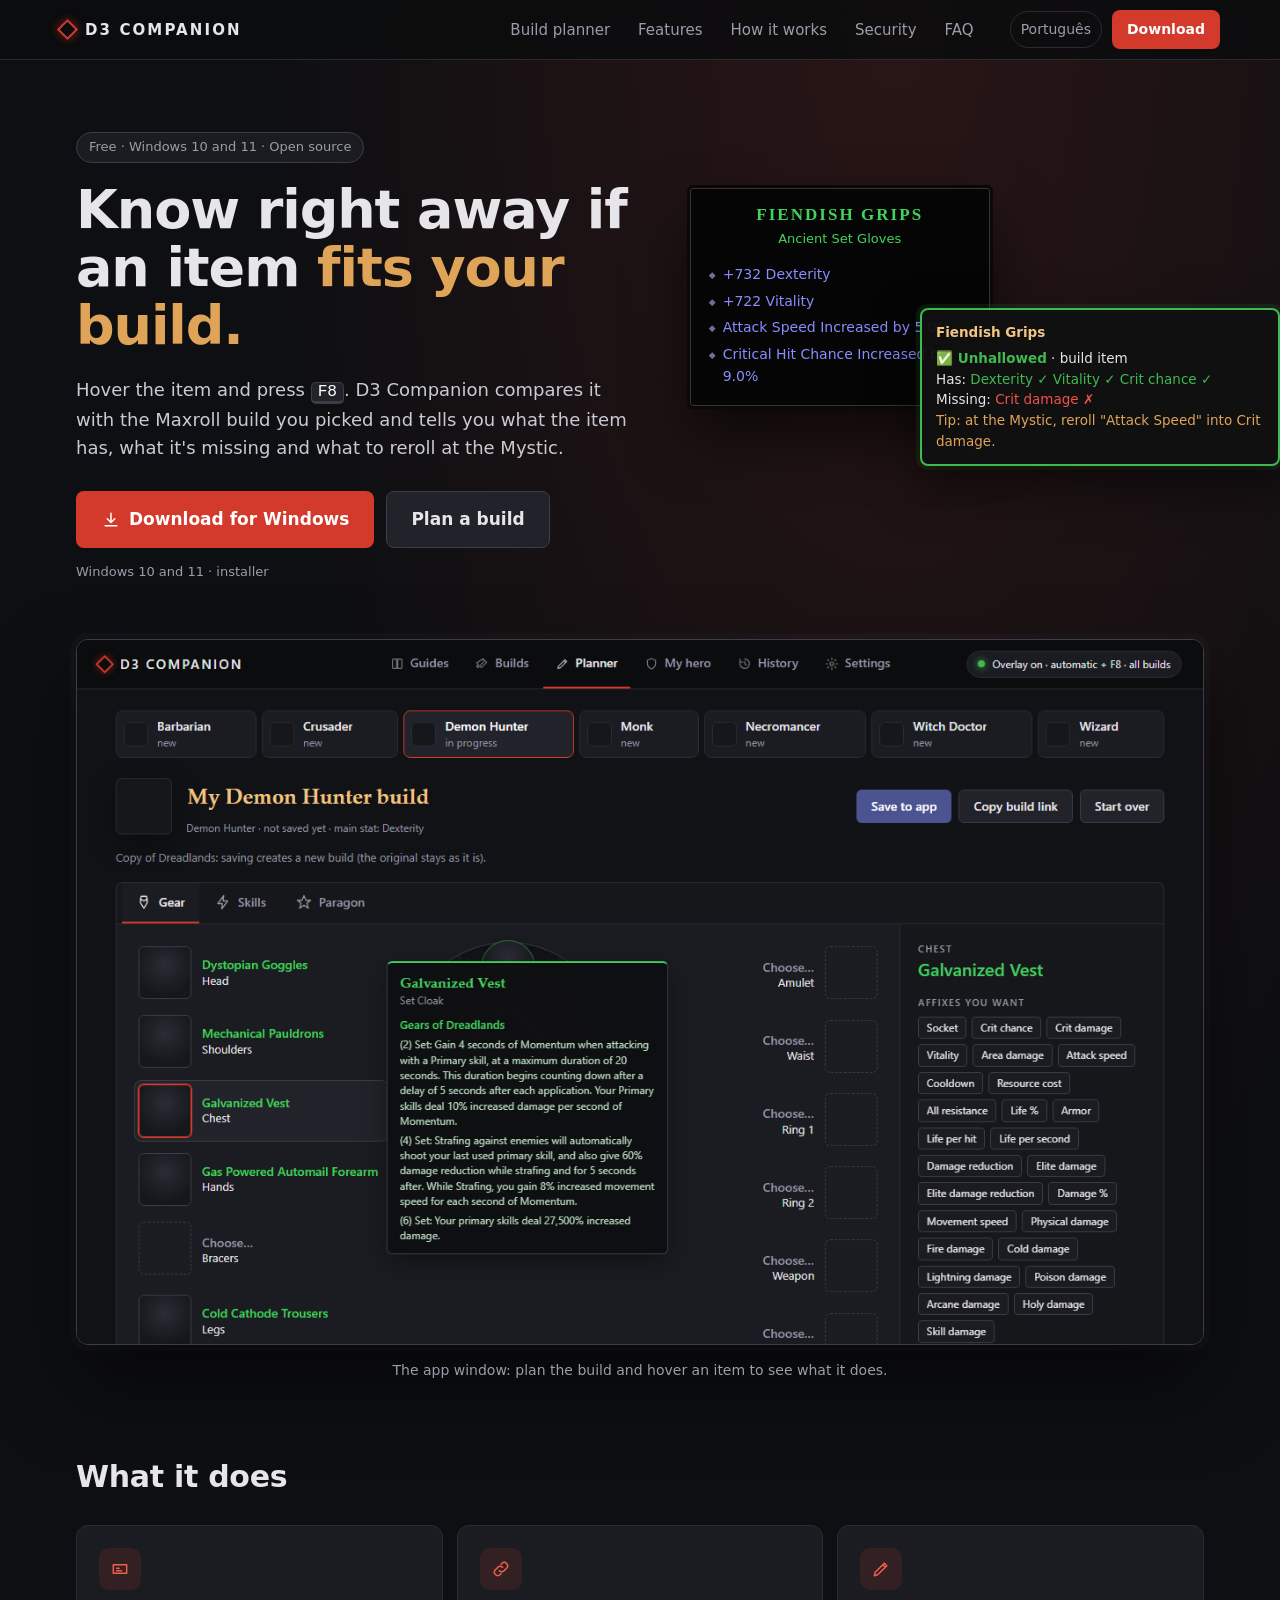
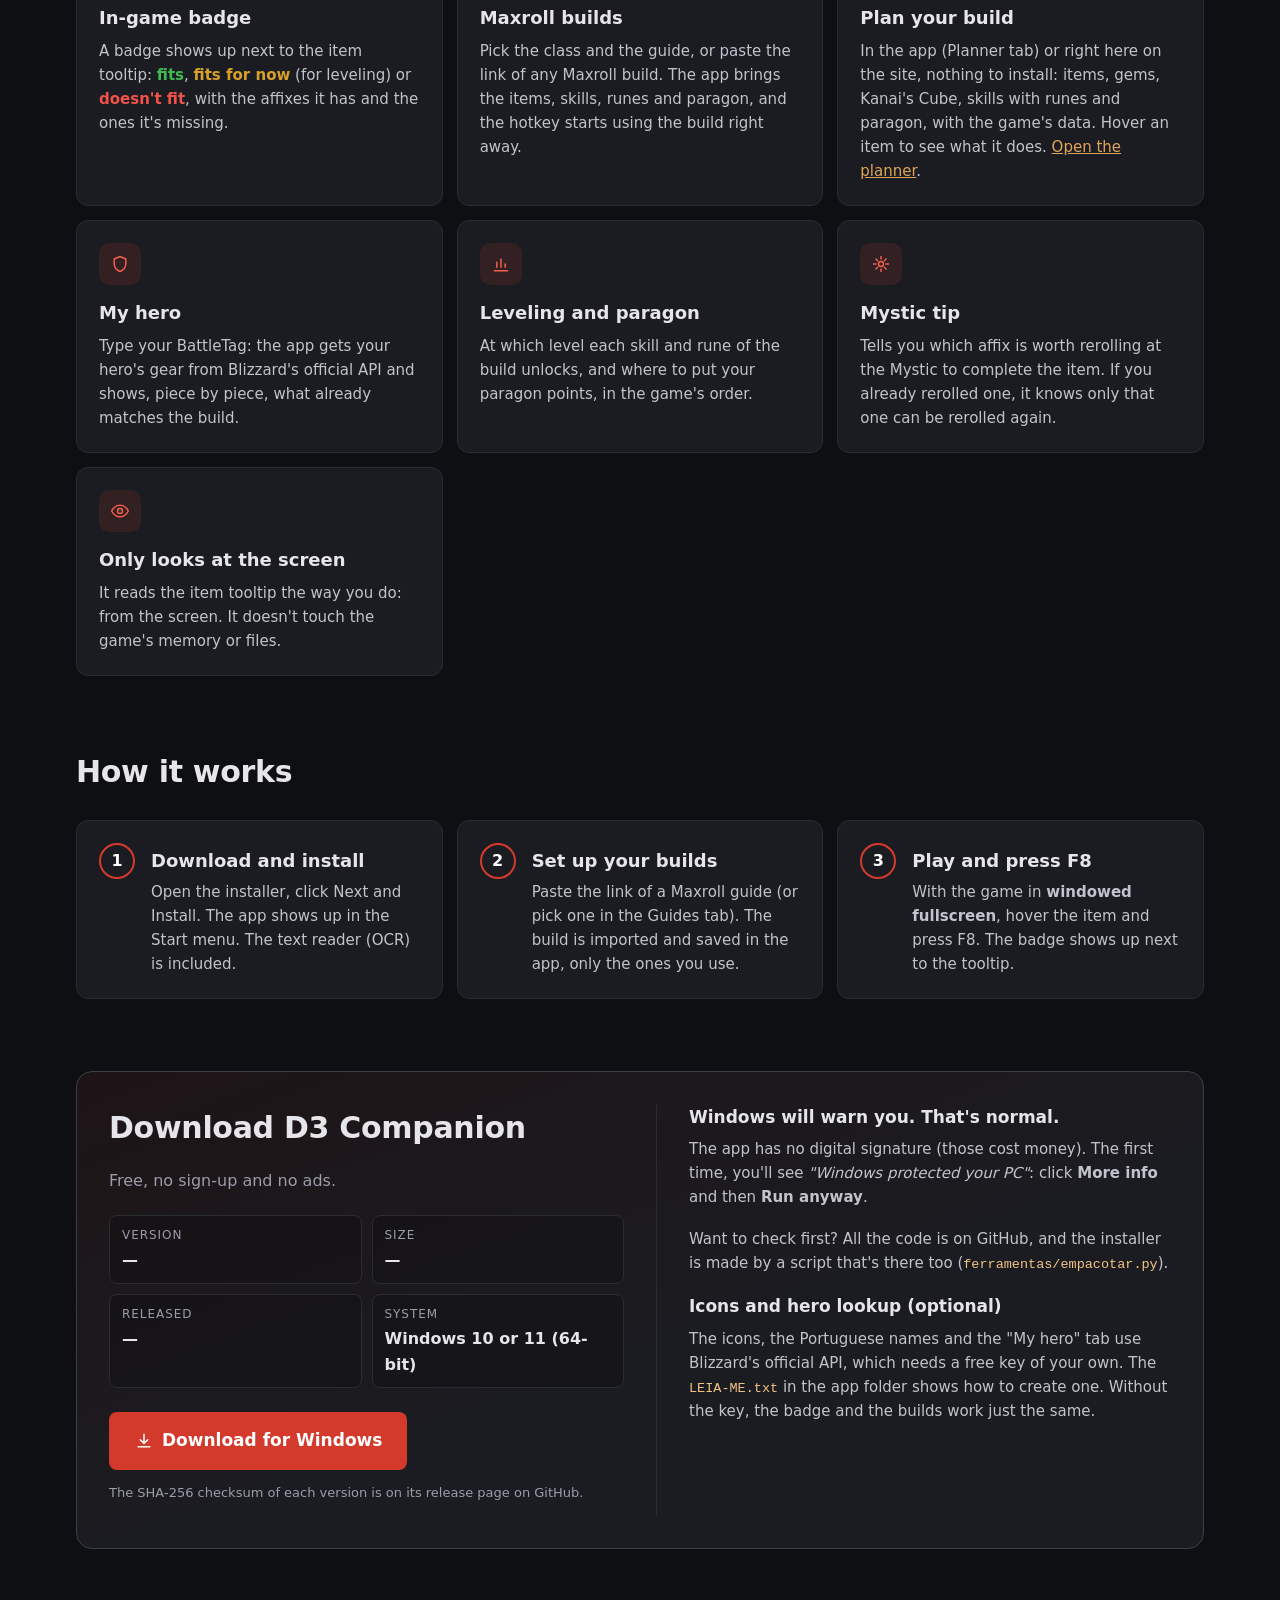
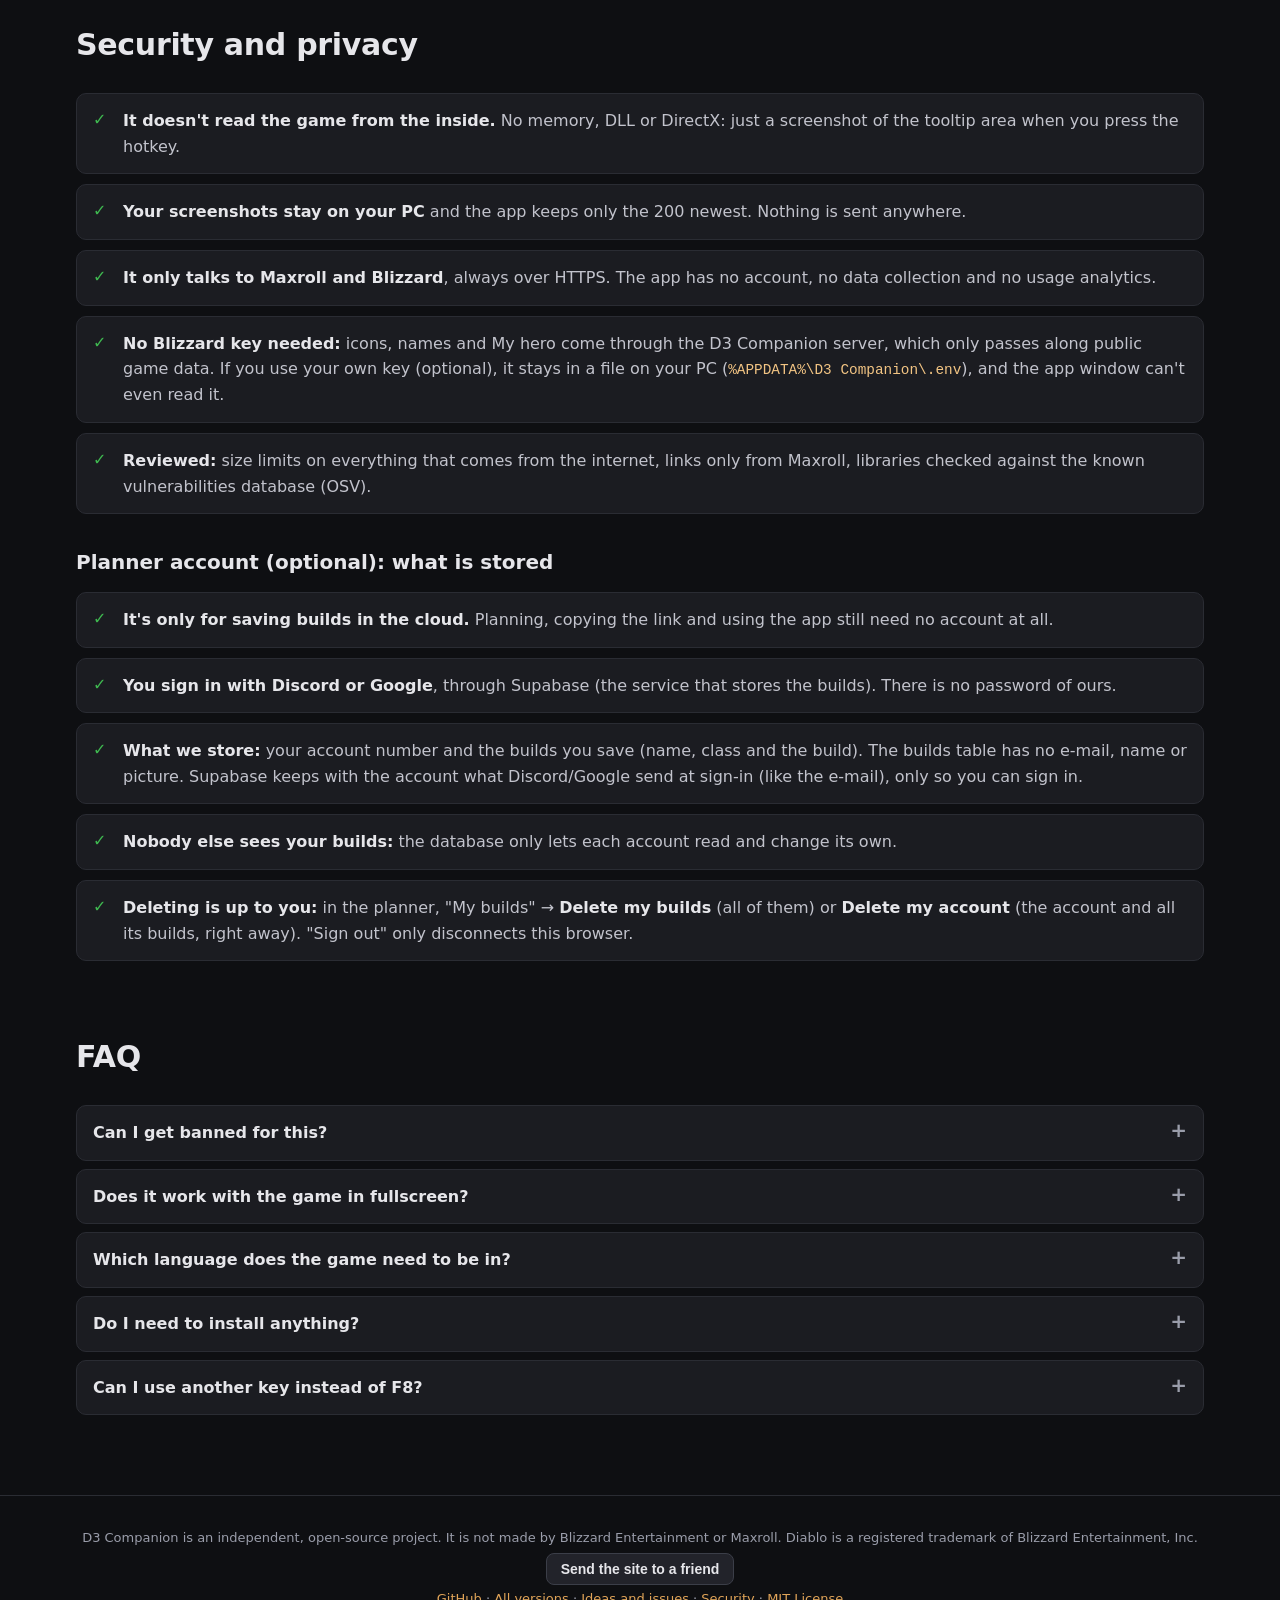
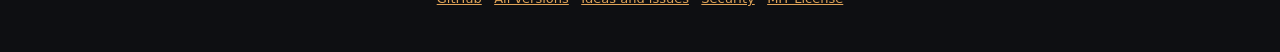
<file: docs/index.html>
<!doctype html>
<html lang="en">
<head>
  <meta charset="utf-8">
  <meta name="viewport" content="width=device-width, initial-scale=1">
  <meta http-equiv="Content-Security-Policy"
        content="default-src 'self'; script-src 'self'; style-src 'self'; img-src 'self'; connect-src https://api.github.com; object-src 'none'; base-uri 'none'; form-action 'none'">
  <meta name="referrer" content="no-referrer">
  <title>D3 Companion — know right away if an item fits your build</title>
  <meta name="description" content="Free Diablo III helper: hover an item, press F8 and see if it fits the Maxroll build you picked, what it has and what it's missing.">
  <link rel="canonical" href="https://ruthraaz.github.io/d3-companion/">
  <!-- Página em português: pt/index.html (mesmo conteúdo). -->
  <link rel="alternate" hreflang="en" href="https://ruthraaz.github.io/d3-companion/">
  <link rel="alternate" hreflang="pt-BR" href="https://ruthraaz.github.io/d3-companion/pt/">
  <link rel="alternate" hreflang="x-default" href="https://ruthraaz.github.io/d3-companion/">
  <!-- Prévia do link (WhatsApp, Discord, redes): imagem própria, sem arte do jogo. -->
  <meta property="og:type" content="website">
  <meta property="og:site_name" content="D3 Companion">
  <meta property="og:locale" content="en_US">
  <meta property="og:locale:alternate" content="pt_BR">
  <meta property="og:title" content="D3 Companion — know right away if an item fits your build">
  <meta property="og:description" content="Free Diablo III helper: press F8 on an item and see if it fits your build. Plan builds with the game's data, in the app or on the site.">
  <meta property="og:url" content="https://ruthraaz.github.io/d3-companion/">
  <meta property="og:image" content="https://ruthraaz.github.io/d3-companion/img/compartilhar.png">
  <meta property="og:image:width" content="1200">
  <meta property="og:image:height" content="630">
  <meta property="og:image:alt" content="D3 Companion: know right away if an item fits your build">
  <meta name="twitter:card" content="summary_large_image">
  <meta name="twitter:title" content="D3 Companion — know right away if an item fits your build">
  <meta name="twitter:description" content="Free Diablo III helper: press F8 on an item and see if it fits your build. Plan builds with the game's data, in the app or on the site.">
  <meta name="twitter:image" content="https://ruthraaz.github.io/d3-companion/img/compartilhar.png">
  <meta name="theme-color" content="#111215">
  <link rel="icon" href="favicon.svg" type="image/svg+xml">
  <link rel="stylesheet" href="site.css">
</head>
<body>
  <header class="topo">
    <a class="marca" href="#inicio"><span class="runa" aria-hidden="true"></span>D3 Companion</a>
    <nav class="menu" aria-label="Sections">
      <a href="montar.html">Build planner</a>
      <a href="#recursos">Features</a>
      <a href="#como">How it works</a>
      <a href="#seguranca">Security</a>
      <a href="#perguntas">FAQ</a>
    </nav>
    <div class="topo-acoes">
      <a class="idioma js-idioma" href="pt/" data-idioma="pt" hreflang="pt-BR" lang="pt-BR">Português</a>
      <a class="botao botao-pequeno" href="#baixar">Download</a>
    </div>
  </header>

  <main id="inicio">
    <!-- HERÓI -->
    <section class="heroi">
      <div class="heroi-texto">
        <p class="selo-topo">Free · Windows 10 and 11 · Open source</p>
        <h1>Know right away if an item <span>fits your build.</span></h1>
        <p class="sub">Hover the item and press <kbd>F8</kbd>. D3 Companion compares it with the Maxroll build you picked
          and tells you what the item has, what it's missing and what to reroll at the Mystic.</p>
        <div class="acoes">
          <a class="botao botao-grande js-baixar" href="https://github.com/Ruthraaz/d3-companion/releases/latest">
            <svg viewBox="0 0 24 24" aria-hidden="true"><path d="M12 4v11m0 0l-4.5-4.5M12 15l4.5-4.5M5 19h14"/></svg>
            <span class="js-rotulo">Download for Windows</span>
          </a>
          <a class="botao botao-leve botao-grande" href="montar.html">Plan a build</a>
        </div>
        <p class="detalhe-baixar js-detalhe">Loading the version…</p>
      </div>

      <!-- Desenho do selo (só CSS, sem arte do jogo). -->
      <div class="demo" aria-label="Example of the badge next to the item tooltip">
        <div class="dica">
          <p class="dica-nome">Fiendish Grips</p>
          <p class="dica-tipo">Ancient Set Gloves</p>
          <ul>
            <li>+732 Dexterity</li>
            <li>+722 Vitality</li>
            <li>Attack Speed Increased by 5.0%</li>
            <li>Critical Hit Chance Increased by 9.0%</li>
          </ul>
        </div>
        <div class="selo">
          <p class="selo-titulo">Fiendish Grips</p>
          <p class="selo-linha"><b class="ok">✅ Unhallowed</b> · build item</p>
          <p class="selo-linha">Has: <span class="ok">Dexterity ✓ Vitality ✓ Crit chance ✓</span></p>
          <p class="selo-linha">Missing: <span class="falta">Crit damage ✗</span></p>
          <p class="selo-linha dica-mistico">Tip: at the Mystic, reroll "Attack Speed" into Crit damage.</p>
        </div>
      </div>
    </section>

    <!-- PRINT DA JANELA -->
    <section class="vitrine">
      <figure>
        <img src="img/janela.png" width="1280" height="800" loading="lazy"
             alt="D3 Companion window on the planner tab: the character slots, the gem wheel and the tooltip of a set item">
        <figcaption>The app window: plan the build and hover an item to see what it does.</figcaption>
      </figure>
    </section>

    <!-- RECURSOS -->
    <section class="secao" id="recursos">
      <h2>What it does</h2>
      <div class="cartoes">
        <article class="cartao">
          <span class="cartao-icone"><svg viewBox="0 0 24 24"><path d="M4 7h16v10H4zM8 11h3M8 14h6"/></svg></span>
          <h3>In-game badge</h3>
          <p>A badge shows up next to the item tooltip: <b class="ok">fits</b>, <b class="parcial">fits for now</b>
            (for leveling) or <b class="falta">doesn't fit</b>, with the affixes it has and the ones it's missing.</p>
        </article>
        <article class="cartao">
          <span class="cartao-icone"><svg viewBox="0 0 24 24"><path d="M10 14a4 4 0 0 0 5.7 0l3-3a4 4 0 0 0-5.7-5.7l-1 1M14 10a4 4 0 0 0-5.7 0l-3 3a4 4 0 0 0 5.7 5.7l1-1"/></svg></span>
          <h3>Maxroll builds</h3>
          <p>Pick the class and the guide, or paste the link of any Maxroll build. The app brings the items, skills,
            runes and paragon, and the hotkey starts using the build right away.</p>
        </article>
        <article class="cartao">
          <span class="cartao-icone"><svg viewBox="0 0 24 24"><path d="M4 20l4-1 11-11-3-3L5 16zM14 7l3 3"/></svg></span>
          <h3>Plan your build</h3>
          <p>In the app (Planner tab) or right here on the site, nothing to install: items, gems, Kanai's Cube, skills with runes
            and paragon, with the game's data. Hover an item to see what it does.
            <a href="montar.html">Open the planner</a>.</p>
        </article>
        <article class="cartao">
          <span class="cartao-icone"><svg viewBox="0 0 24 24"><path d="M12 3l7 3v5c0 4.5-3 8.2-7 10-4-1.8-7-5.5-7-10V6z"/></svg></span>
          <h3>My hero</h3>
          <p>Type your BattleTag: the app gets your hero's gear from Blizzard's official API and shows,
            piece by piece, what already matches the build.</p>
        </article>
        <article class="cartao">
          <span class="cartao-icone"><svg viewBox="0 0 24 24"><path d="M4 20h16M7 16V10M12 16V6M17 16v-4"/></svg></span>
          <h3>Leveling and paragon</h3>
          <p>At which level each skill and rune of the build unlocks, and where to put your paragon points, in the game's order.</p>
        </article>
        <article class="cartao">
          <span class="cartao-icone"><svg viewBox="0 0 24 24"><path d="M12 3v3M12 18v3M3 12h3M18 12h3M6 6l2 2M16 16l2 2M6 18l2-2M16 8l2-2M12 9a3 3 0 1 0 0 6 3 3 0 0 0 0-6z"/></svg></span>
          <h3>Mystic tip</h3>
          <p>Tells you which affix is worth rerolling at the Mystic to complete the item. If you already rerolled one, it knows
            only that one can be rerolled again.</p>
        </article>
        <article class="cartao">
          <span class="cartao-icone"><svg viewBox="0 0 24 24"><path d="M2 12s3.5-7 10-7 10 7 10 7-3.5 7-10 7S2 12 2 12zM12 9a3 3 0 1 0 0 6 3 3 0 0 0 0-6z"/></svg></span>
          <h3>Only looks at the screen</h3>
          <p>It reads the item tooltip the way you do: from the screen. It doesn't touch the game's memory or files.</p>
        </article>
      </div>
    </section>

    <!-- COMO FUNCIONA -->
    <section class="secao" id="como">
      <h2>How it works</h2>
      <ol class="passos">
        <li><span class="passo-num">1</span><div><h3>Download and install</h3><p>Open the installer, click Next and Install. The app shows up in the Start menu. The text reader (OCR) is included.</p></div></li>
        <li><span class="passo-num">2</span><div><h3>Set up your builds</h3><p>Paste the link of a Maxroll guide (or pick one in the Guides tab). The build is imported and saved in the app, only the ones you use.</p></div></li>
        <li><span class="passo-num">3</span><div><h3>Play and press F8</h3><p>With the game in <b>windowed fullscreen</b>, hover the item and press F8. The badge shows up next to the tooltip.</p></div></li>
      </ol>
    </section>

    <!-- BAIXAR -->
    <section class="secao" id="baixar">
      <div class="baixar">
        <div>
          <h2>Download D3 Companion</h2>
          <p class="mudo">Free, no sign-up and no ads.</p>
          <dl class="ficha">
            <div><dt>Version</dt><dd class="js-versao">—</dd></div>
            <div><dt>Size</dt><dd class="js-tamanho">—</dd></div>
            <div><dt>Released</dt><dd class="js-data">—</dd></div>
            <div><dt>System</dt><dd>Windows 10 or 11 (64-bit)</dd></div>
          </dl>
          <a class="botao botao-grande js-baixar" href="https://github.com/Ruthraaz/d3-companion/releases/latest">
            <svg viewBox="0 0 24 24" aria-hidden="true"><path d="M12 4v11m0 0l-4.5-4.5M12 15l4.5-4.5M5 19h14"/></svg>
            <span class="js-rotulo">Download for Windows</span>
          </a>
          <p class="nota js-soma">The SHA-256 checksum of each version is on its release page on GitHub.</p>
        </div>
        <div class="aviso-windows">
          <h3>Windows will warn you. That's normal.</h3>
          <p>The app has no digital signature (those cost money). The first time, you'll see <i>"Windows protected your PC"</i>:
            click <b>More info</b> and then <b>Run anyway</b>.</p>
          <p>Want to check first? All the code is on GitHub, and the installer is made by a script that's there too
            (<code>ferramentas/empacotar.py</code>).</p>
          <h3>Icons and hero lookup (optional)</h3>
          <p>The icons, the Portuguese names and the "My hero" tab use Blizzard's official API, which needs a free key
            of your own. The <code>LEIA-ME.txt</code> in the app folder shows how to create one. Without the key, the badge and the builds work just the same.</p>
        </div>
      </div>
    </section>

    <!-- SEGURANÇA -->
    <section class="secao" id="seguranca">
      <h2>Security and privacy</h2>
      <ul class="lista-seguranca">
        <li><b>It doesn't read the game from the inside.</b> No memory, DLL or DirectX: just a screenshot of the tooltip area when you press the hotkey.</li>
        <li><b>Your screenshots stay on your PC</b> and the app keeps only the 200 newest. Nothing is sent anywhere.</li>
        <li><b>It only talks to Maxroll and Blizzard</b>, always over HTTPS. The app has no account, no data collection and no usage analytics.</li>
        <li><b>No Blizzard key needed:</b> icons, names and My hero come through the D3 Companion server, which only passes along public game data. If you use your own key (optional), it stays in a file on your PC (<code>%APPDATA%\D3 Companion\.env</code>), and the app window can't even read it.</li>
        <li><b>Reviewed:</b> size limits on everything that comes from the internet, links only from Maxroll, libraries checked against the known vulnerabilities database (OSV).</li>
      </ul>
      <h3 class="secao-sub" id="nuvem">Planner account (optional): what is stored</h3>
      <ul class="lista-seguranca">
        <li><b>It's only for saving builds in the cloud.</b> Planning, copying the link and using the app still need no account at all.</li>
        <li><b>You sign in with Discord or Google</b>, through Supabase (the service that stores the builds). There is no password of ours.</li>
        <li><b>What we store:</b> your account number and the builds you save (name, class and the build). The builds table has no e-mail, name or picture.
          Supabase keeps with the account what Discord/Google send at sign-in (like the e-mail), only so you can sign in.</li>
        <li><b>Nobody else sees your builds:</b> the database only lets each account read and change its own.</li>
        <li><b>Deleting is up to you:</b> in the planner, "My builds" → <b>Delete my builds</b> (all of them) or <b>Delete my account</b>
          (the account and all its builds, right away). "Sign out" only disconnects this browser.</li>
      </ul>
    </section>

    <!-- PERGUNTAS -->
    <section class="secao" id="perguntas">
      <h2>FAQ</h2>
      <div class="perguntas">
        <details><summary>Can I get banned for this?</summary>
          <p>The app only looks at the screen, like a video recording, and doesn't touch the game. Still, it's not made by Blizzard:
            use it at your own risk.</p></details>
        <details><summary>Does it work with the game in fullscreen?</summary>
          <p>Use <b>Windowed Fullscreen</b> in Diablo III's video options. In exclusive fullscreen,
            Windows doesn't let other programs draw on top.</p></details>
        <details><summary>Which language does the game need to be in?</summary>
          <p>English: the Maxroll builds and the tooltip reader use the English names. The app window can be in English or Portuguese (in Settings).</p></details>
        <details><summary>Do I need to install anything?</summary>
          <p>Just the app itself: the installer puts it in the Start menu, with no administrator needed, and it uninstalls from Windows Settings. Prefer no install? The release also has a zip. Your data stays in <code>%APPDATA%\D3 Companion</code>, so updating or uninstalling doesn't erase anything.</p></details>
        <details><summary>Can I use another key instead of F8?</summary>
          <p>Yes: in Settings, e.g. <code>Ctrl+F8</code> or <code>Alt+Q</code>. If another program already uses the key, the app tells you which ones are free.</p></details>
      </div>
    </section>
  </main>

  <footer class="rodape">
    <p>D3 Companion is an independent, open-source project. It is not made by Blizzard Entertainment or Maxroll.
      Diablo is a registered trademark of Blizzard Entertainment, Inc.</p>
    <p><button type="button" class="botao botao-leve botao-pequeno js-compartilhar">Send the site to a friend</button></p>
    <p><a href="https://github.com/Ruthraaz/d3-companion">GitHub</a> · <a href="https://github.com/Ruthraaz/d3-companion/releases">All versions</a>
      · <a href="https://github.com/Ruthraaz/d3-companion/issues">Ideas and issues</a>
      · <a href="https://github.com/Ruthraaz/d3-companion/security/policy">Security</a>
      · <a href="https://github.com/Ruthraaz/d3-companion/blob/main/LICENSE">MIT License</a></p>
  </footer>

  <script src="site.js"></script>
</body>
</html>
</file>
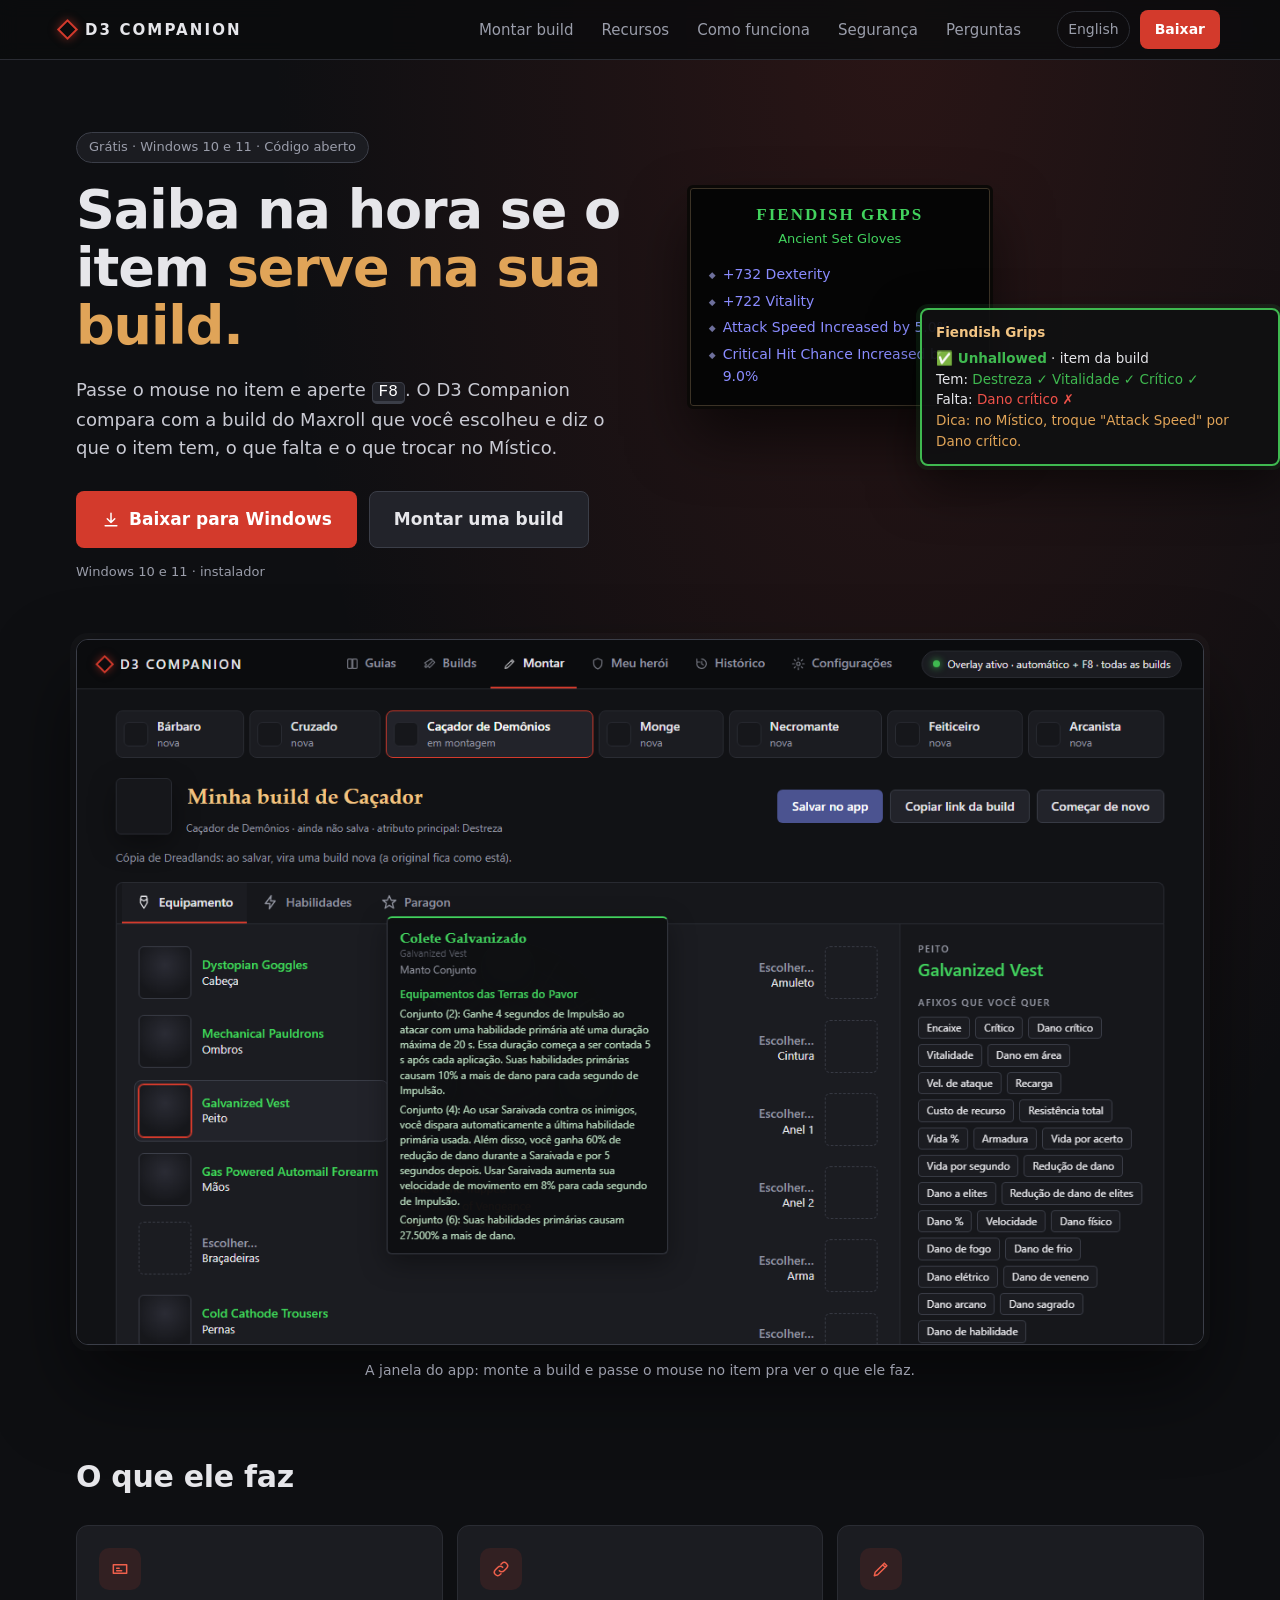
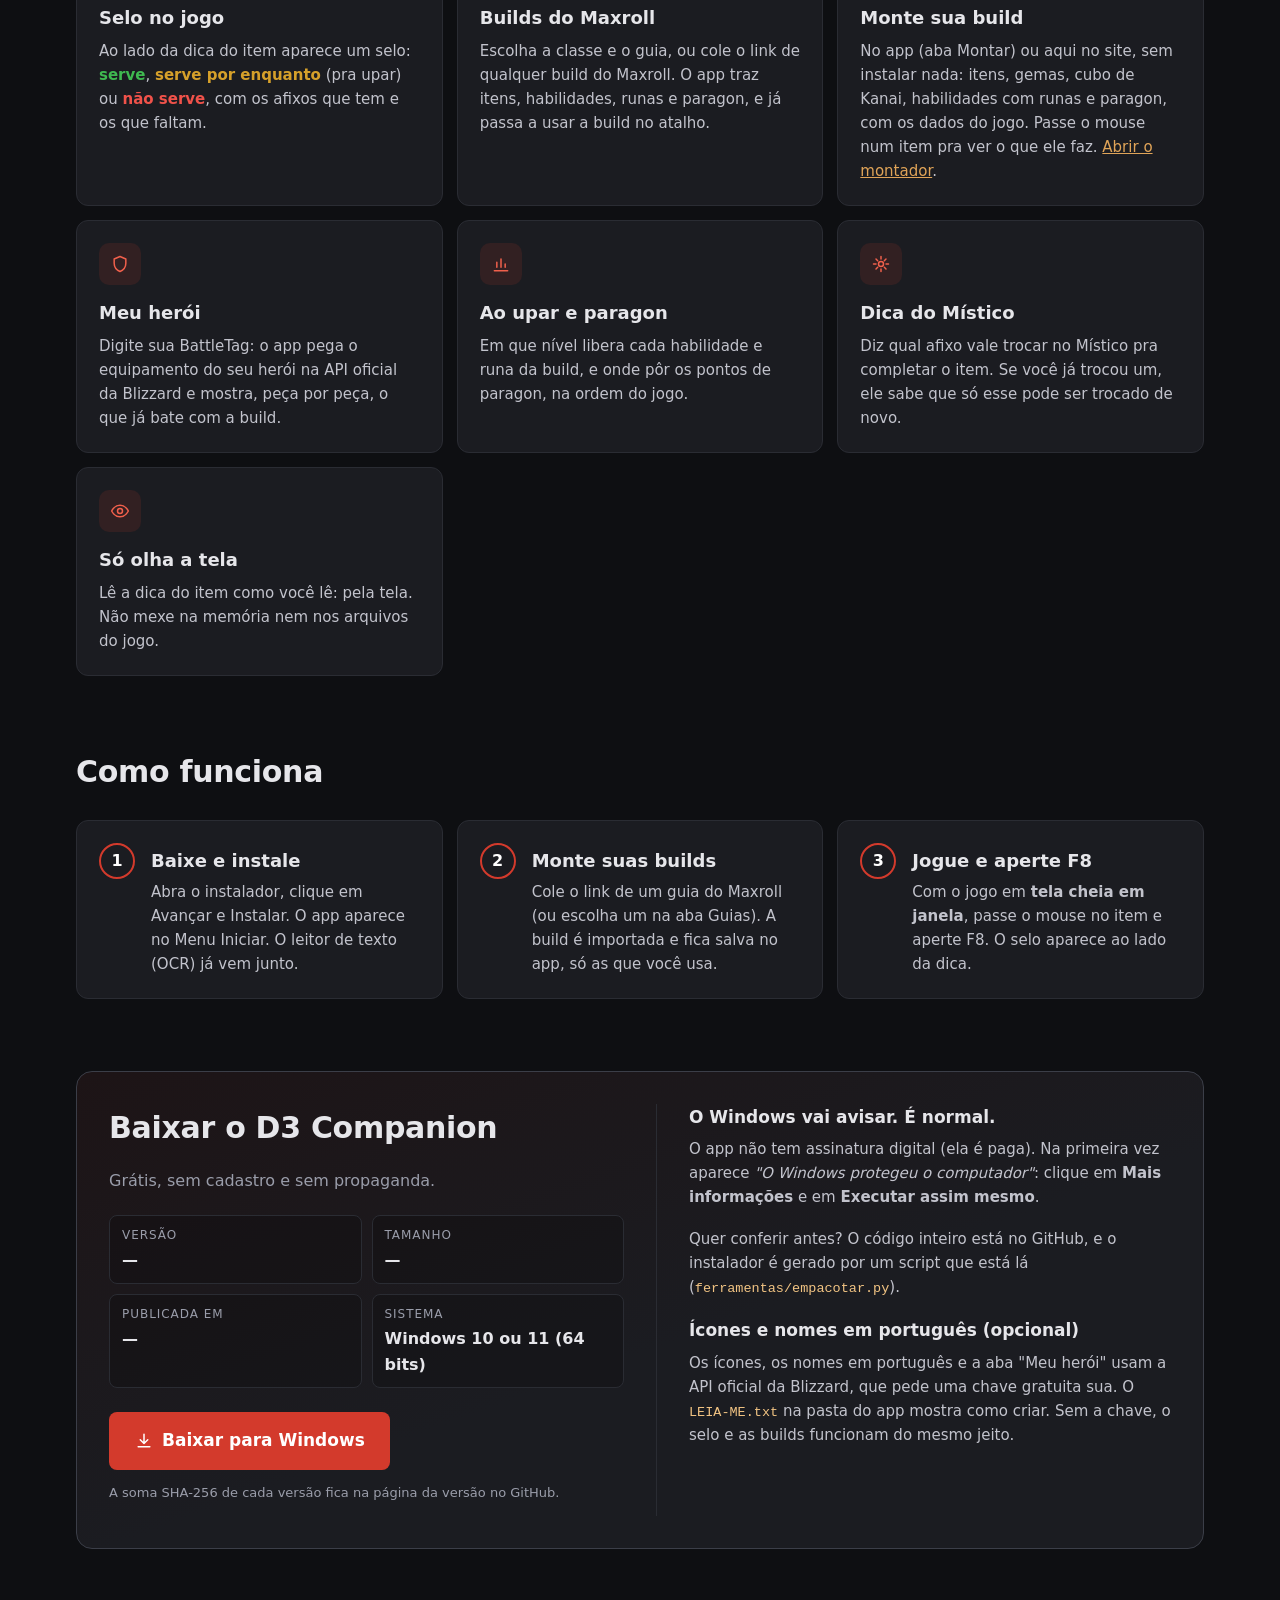
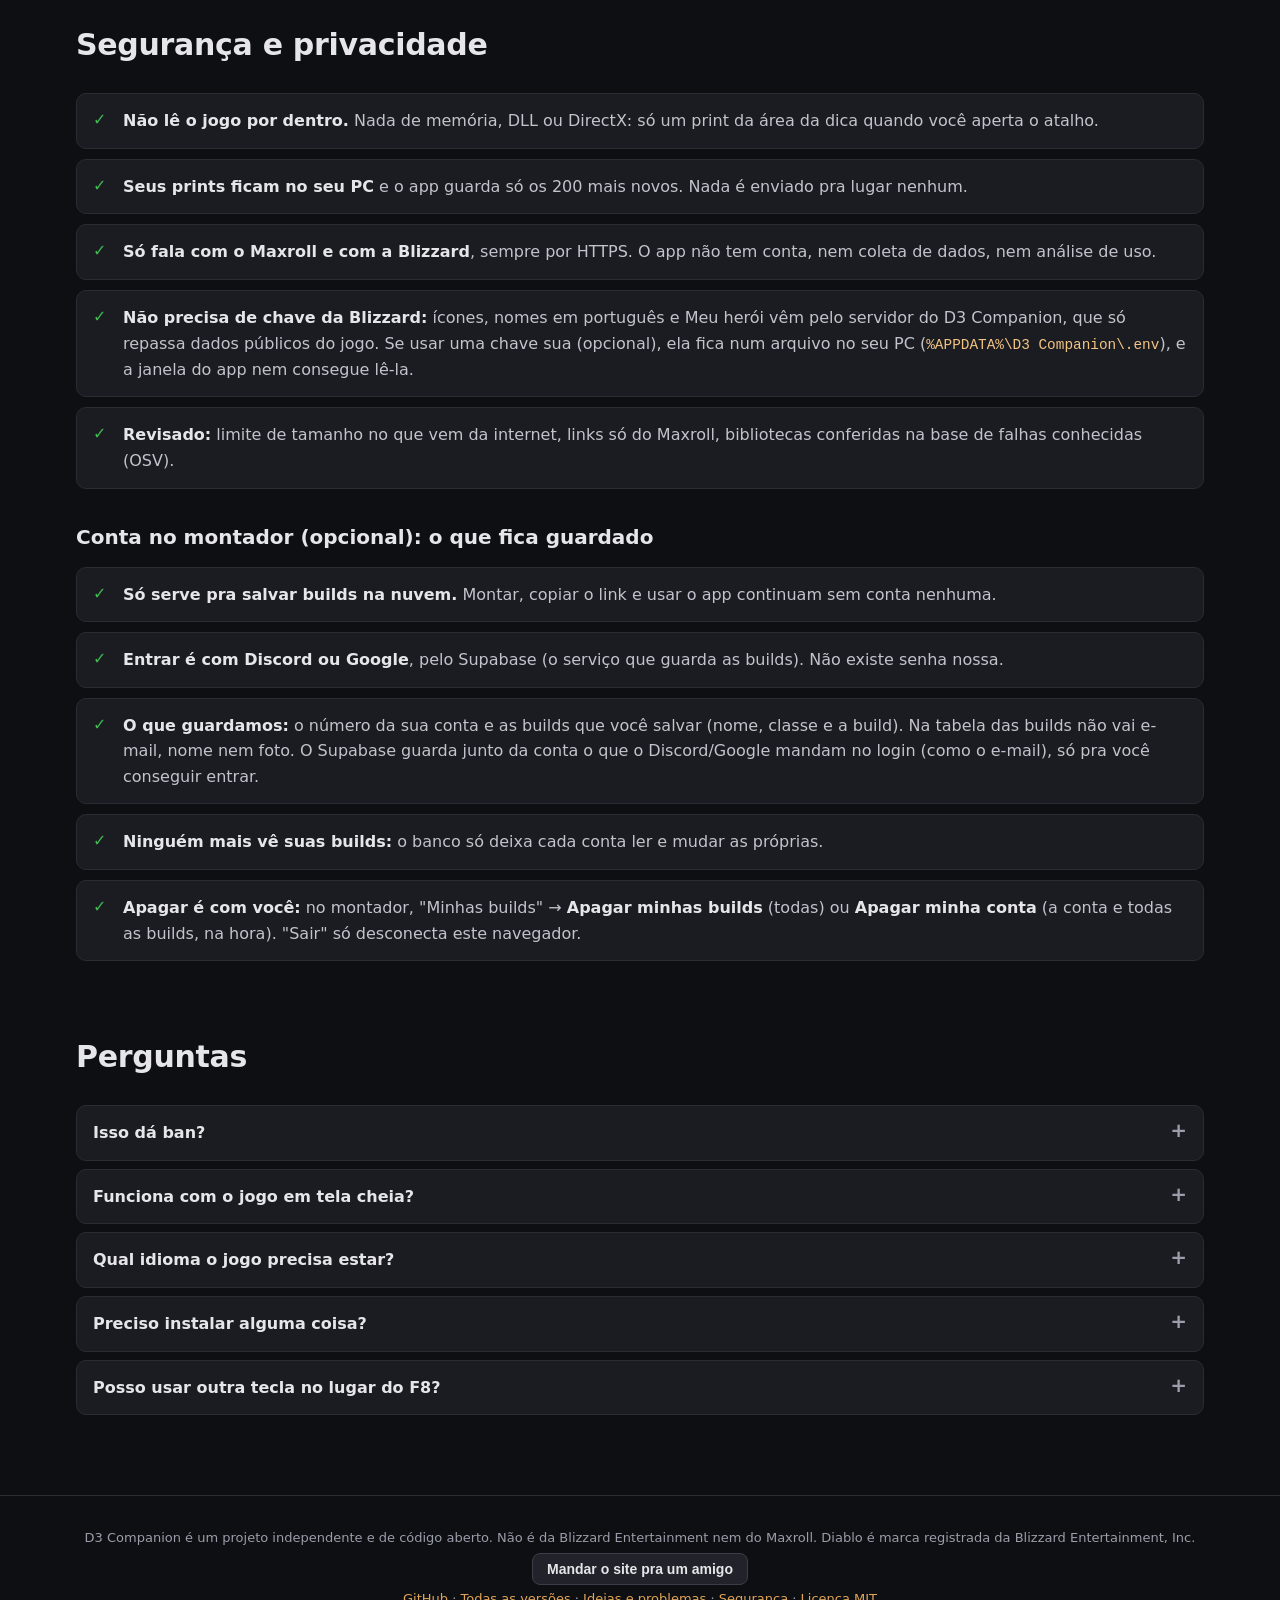
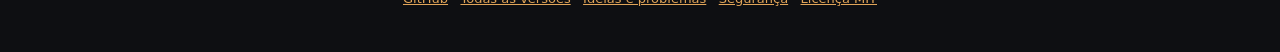
<file: docs/pt/index.html>
<!doctype html>
<html lang="pt-BR">
<head>
  <meta charset="utf-8">
  <meta name="viewport" content="width=device-width, initial-scale=1">
  <meta http-equiv="Content-Security-Policy"
        content="default-src 'self'; script-src 'self'; style-src 'self'; img-src 'self'; connect-src https://api.github.com; object-src 'none'; base-uri 'none'; form-action 'none'">
  <meta name="referrer" content="no-referrer">
  <title>D3 Companion — saiba na hora se o item serve na sua build</title>
  <meta name="description" content="Ajudante grátis para Diablo III: passe o mouse no item, aperte F8 e veja se ele serve na build do Maxroll que você escolheu, o que tem e o que falta.">
  <link rel="canonical" href="https://ruthraaz.github.io/d3-companion/pt/">
  <link rel="alternate" hreflang="en" href="https://ruthraaz.github.io/d3-companion/">
  <link rel="alternate" hreflang="pt-BR" href="https://ruthraaz.github.io/d3-companion/pt/">
  <link rel="alternate" hreflang="x-default" href="https://ruthraaz.github.io/d3-companion/">
  <!-- Prévia do link (WhatsApp, Discord, redes): imagem própria, sem arte do jogo. -->
  <meta property="og:type" content="website">
  <meta property="og:site_name" content="D3 Companion">
  <meta property="og:locale" content="pt_BR">
  <meta property="og:locale:alternate" content="en_US">
  <meta property="og:title" content="D3 Companion — saiba na hora se o item serve na sua build">
  <meta property="og:description" content="Ajudante grátis para Diablo III: aperte F8 no item e veja se serve na sua build. Monte builds com os dados do jogo, no app ou no site.">
  <meta property="og:url" content="https://ruthraaz.github.io/d3-companion/pt/">
  <meta property="og:image" content="https://ruthraaz.github.io/d3-companion/img/compartilhar.png">
  <meta property="og:image:width" content="1200">
  <meta property="og:image:height" content="630">
  <meta property="og:image:alt" content="D3 Companion: saiba na hora se o item serve na sua build">
  <meta name="twitter:card" content="summary_large_image">
  <meta name="twitter:title" content="D3 Companion — saiba na hora se o item serve na sua build">
  <meta name="twitter:description" content="Ajudante grátis para Diablo III: aperte F8 no item e veja se serve na sua build. Monte builds com os dados do jogo, no app ou no site.">
  <meta name="twitter:image" content="https://ruthraaz.github.io/d3-companion/img/compartilhar.png">
  <meta name="theme-color" content="#111215">
  <link rel="icon" href="../favicon.svg" type="image/svg+xml">
  <link rel="stylesheet" href="../site.css">
</head>
<body>
  <header class="topo">
    <a class="marca" href="#inicio"><span class="runa" aria-hidden="true"></span>D3 Companion</a>
    <nav class="menu" aria-label="Seções">
      <a href="../montar.html">Montar build</a>
      <a href="#recursos">Recursos</a>
      <a href="#como">Como funciona</a>
      <a href="#seguranca">Segurança</a>
      <a href="#perguntas">Perguntas</a>
    </nav>
    <div class="topo-acoes">
      <a class="idioma js-idioma" href="../" data-idioma="en" hreflang="en" lang="en">English</a>
      <a class="botao botao-pequeno" href="#baixar">Baixar</a>
    </div>
  </header>

  <main id="inicio">
    <!-- HERÓI -->
    <section class="heroi">
      <div class="heroi-texto">
        <p class="selo-topo">Grátis · Windows 10 e 11 · Código aberto</p>
        <h1>Saiba na hora se o item <span>serve na sua build.</span></h1>
        <p class="sub">Passe o mouse no item e aperte <kbd>F8</kbd>. O D3 Companion compara com a build do Maxroll que você escolheu
          e diz o que o item tem, o que falta e o que trocar no Místico.</p>
        <div class="acoes">
          <a class="botao botao-grande js-baixar" href="https://github.com/Ruthraaz/d3-companion/releases/latest">
            <svg viewBox="0 0 24 24" aria-hidden="true"><path d="M12 4v11m0 0l-4.5-4.5M12 15l4.5-4.5M5 19h14"/></svg>
            <span class="js-rotulo">Baixar para Windows</span>
          </a>
          <a class="botao botao-leve botao-grande" href="../montar.html">Montar uma build</a>
        </div>
        <p class="detalhe-baixar js-detalhe">Carregando a versão…</p>
      </div>

      <!-- Desenho do selo (só CSS, sem arte do jogo). -->
      <div class="demo" aria-label="Exemplo do selo ao lado da dica do item">
        <div class="dica">
          <p class="dica-nome">Fiendish Grips</p>
          <p class="dica-tipo">Ancient Set Gloves</p>
          <ul>
            <li>+732 Dexterity</li>
            <li>+722 Vitality</li>
            <li>Attack Speed Increased by 5.0%</li>
            <li>Critical Hit Chance Increased by 9.0%</li>
          </ul>
        </div>
        <div class="selo">
          <p class="selo-titulo">Fiendish Grips</p>
          <p class="selo-linha"><b class="ok">✅ Unhallowed</b> · item da build</p>
          <p class="selo-linha">Tem: <span class="ok">Destreza ✓ Vitalidade ✓ Crítico ✓</span></p>
          <p class="selo-linha">Falta: <span class="falta">Dano crítico ✗</span></p>
          <p class="selo-linha dica-mistico">Dica: no Místico, troque "Attack Speed" por Dano crítico.</p>
        </div>
      </div>
    </section>

    <!-- PRINT DA JANELA -->
    <section class="vitrine">
      <figure>
        <img src="../img/janela.pt.png" width="1280" height="800" loading="lazy"
             alt="Janela do D3 Companion na aba Montar: os espaços do boneco, a roda de gemas e a dica de um item de conjunto aberta">
        <figcaption>A janela do app: monte a build e passe o mouse no item pra ver o que ele faz.</figcaption>
      </figure>
    </section>

    <!-- RECURSOS -->
    <section class="secao" id="recursos">
      <h2>O que ele faz</h2>
      <div class="cartoes">
        <article class="cartao">
          <span class="cartao-icone"><svg viewBox="0 0 24 24"><path d="M4 7h16v10H4zM8 11h3M8 14h6"/></svg></span>
          <h3>Selo no jogo</h3>
          <p>Ao lado da dica do item aparece um selo: <b class="ok">serve</b>, <b class="parcial">serve por enquanto</b>
            (pra upar) ou <b class="falta">não serve</b>, com os afixos que tem e os que faltam.</p>
        </article>
        <article class="cartao">
          <span class="cartao-icone"><svg viewBox="0 0 24 24"><path d="M10 14a4 4 0 0 0 5.7 0l3-3a4 4 0 0 0-5.7-5.7l-1 1M14 10a4 4 0 0 0-5.7 0l-3 3a4 4 0 0 0 5.7 5.7l1-1"/></svg></span>
          <h3>Builds do Maxroll</h3>
          <p>Escolha a classe e o guia, ou cole o link de qualquer build do Maxroll. O app traz itens, habilidades,
            runas e paragon, e já passa a usar a build no atalho.</p>
        </article>
        <article class="cartao">
          <span class="cartao-icone"><svg viewBox="0 0 24 24"><path d="M4 20l4-1 11-11-3-3L5 16zM14 7l3 3"/></svg></span>
          <h3>Monte sua build</h3>
          <p>No app (aba Montar) ou aqui no site, sem instalar nada: itens, gemas, cubo de Kanai, habilidades com runas
            e paragon, com os dados do jogo. Passe o mouse num item pra ver o que ele faz.
            <a href="../montar.html">Abrir o montador</a>.</p>
        </article>
        <article class="cartao">
          <span class="cartao-icone"><svg viewBox="0 0 24 24"><path d="M12 3l7 3v5c0 4.5-3 8.2-7 10-4-1.8-7-5.5-7-10V6z"/></svg></span>
          <h3>Meu herói</h3>
          <p>Digite sua BattleTag: o app pega o equipamento do seu herói na API oficial da Blizzard e mostra,
            peça por peça, o que já bate com a build.</p>
        </article>
        <article class="cartao">
          <span class="cartao-icone"><svg viewBox="0 0 24 24"><path d="M4 20h16M7 16V10M12 16V6M17 16v-4"/></svg></span>
          <h3>Ao upar e paragon</h3>
          <p>Em que nível libera cada habilidade e runa da build, e onde pôr os pontos de paragon, na ordem do jogo.</p>
        </article>
        <article class="cartao">
          <span class="cartao-icone"><svg viewBox="0 0 24 24"><path d="M12 3v3M12 18v3M3 12h3M18 12h3M6 6l2 2M16 16l2 2M6 18l2-2M16 8l2-2M12 9a3 3 0 1 0 0 6 3 3 0 0 0 0-6z"/></svg></span>
          <h3>Dica do Místico</h3>
          <p>Diz qual afixo vale trocar no Místico pra completar o item. Se você já trocou um, ele sabe que só esse
            pode ser trocado de novo.</p>
        </article>
        <article class="cartao">
          <span class="cartao-icone"><svg viewBox="0 0 24 24"><path d="M2 12s3.5-7 10-7 10 7 10 7-3.5 7-10 7S2 12 2 12zM12 9a3 3 0 1 0 0 6 3 3 0 0 0 0-6z"/></svg></span>
          <h3>Só olha a tela</h3>
          <p>Lê a dica do item como você lê: pela tela. Não mexe na memória nem nos arquivos do jogo.</p>
        </article>
      </div>
    </section>

    <!-- COMO FUNCIONA -->
    <section class="secao" id="como">
      <h2>Como funciona</h2>
      <ol class="passos">
        <li><span class="passo-num">1</span><div><h3>Baixe e instale</h3><p>Abra o instalador, clique em Avançar e Instalar. O app aparece no Menu Iniciar. O leitor de texto (OCR) já vem junto.</p></div></li>
        <li><span class="passo-num">2</span><div><h3>Monte suas builds</h3><p>Cole o link de um guia do Maxroll (ou escolha um na aba Guias). A build é importada e fica salva no app, só as que você usa.</p></div></li>
        <li><span class="passo-num">3</span><div><h3>Jogue e aperte F8</h3><p>Com o jogo em <b>tela cheia em janela</b>, passe o mouse no item e aperte F8. O selo aparece ao lado da dica.</p></div></li>
      </ol>
    </section>

    <!-- BAIXAR -->
    <section class="secao" id="baixar">
      <div class="baixar">
        <div>
          <h2>Baixar o D3 Companion</h2>
          <p class="mudo">Grátis, sem cadastro e sem propaganda.</p>
          <dl class="ficha">
            <div><dt>Versão</dt><dd class="js-versao">—</dd></div>
            <div><dt>Tamanho</dt><dd class="js-tamanho">—</dd></div>
            <div><dt>Publicada em</dt><dd class="js-data">—</dd></div>
            <div><dt>Sistema</dt><dd>Windows 10 ou 11 (64 bits)</dd></div>
          </dl>
          <a class="botao botao-grande js-baixar" href="https://github.com/Ruthraaz/d3-companion/releases/latest">
            <svg viewBox="0 0 24 24" aria-hidden="true"><path d="M12 4v11m0 0l-4.5-4.5M12 15l4.5-4.5M5 19h14"/></svg>
            <span class="js-rotulo">Baixar para Windows</span>
          </a>
          <p class="nota js-soma">A soma SHA-256 de cada versão fica na página da versão no GitHub.</p>
        </div>
        <div class="aviso-windows">
          <h3>O Windows vai avisar. É normal.</h3>
          <p>O app não tem assinatura digital (ela é paga). Na primeira vez aparece <i>"O Windows protegeu o computador"</i>:
            clique em <b>Mais informações</b> e em <b>Executar assim mesmo</b>.</p>
          <p>Quer conferir antes? O código inteiro está no GitHub, e o instalador é gerado por um script que está lá
            (<code>ferramentas/empacotar.py</code>).</p>
          <h3>Ícones e nomes em português (opcional)</h3>
          <p>Os ícones, os nomes em português e a aba "Meu herói" usam a API oficial da Blizzard, que pede uma chave
            gratuita sua. O <code>LEIA-ME.txt</code> na pasta do app mostra como criar. Sem a chave, o selo e as builds funcionam do mesmo jeito.</p>
        </div>
      </div>
    </section>

    <!-- SEGURANÇA -->
    <section class="secao" id="seguranca">
      <h2>Segurança e privacidade</h2>
      <ul class="lista-seguranca">
        <li><b>Não lê o jogo por dentro.</b> Nada de memória, DLL ou DirectX: só um print da área da dica quando você aperta o atalho.</li>
        <li><b>Seus prints ficam no seu PC</b> e o app guarda só os 200 mais novos. Nada é enviado pra lugar nenhum.</li>
        <li><b>Só fala com o Maxroll e com a Blizzard</b>, sempre por HTTPS. O app não tem conta, nem coleta de dados, nem análise de uso.</li>
        <li><b>Não precisa de chave da Blizzard:</b> ícones, nomes em português e Meu herói vêm pelo servidor do D3 Companion, que só repassa dados públicos do jogo. Se usar uma chave sua (opcional), ela fica num arquivo no seu PC (<code>%APPDATA%\D3 Companion\.env</code>), e a janela do app nem consegue lê-la.</li>
        <li><b>Revisado:</b> limite de tamanho no que vem da internet, links só do Maxroll, bibliotecas conferidas na base de falhas conhecidas (OSV).</li>
      </ul>
      <h3 class="secao-sub" id="nuvem">Conta no montador (opcional): o que fica guardado</h3>
      <ul class="lista-seguranca">
        <li><b>Só serve pra salvar builds na nuvem.</b> Montar, copiar o link e usar o app continuam sem conta nenhuma.</li>
        <li><b>Entrar é com Discord ou Google</b>, pelo Supabase (o serviço que guarda as builds). Não existe senha nossa.</li>
        <li><b>O que guardamos:</b> o número da sua conta e as builds que você salvar (nome, classe e a build). Na tabela das builds não vai e-mail, nome nem foto.
          O Supabase guarda junto da conta o que o Discord/Google mandam no login (como o e-mail), só pra você conseguir entrar.</li>
        <li><b>Ninguém mais vê suas builds:</b> o banco só deixa cada conta ler e mudar as próprias.</li>
        <li><b>Apagar é com você:</b> no montador, "Minhas builds" → <b>Apagar minhas builds</b> (todas) ou <b>Apagar minha conta</b>
          (a conta e todas as builds, na hora). "Sair" só desconecta este navegador.</li>
      </ul>
    </section>

    <!-- PERGUNTAS -->
    <section class="secao" id="perguntas">
      <h2>Perguntas</h2>
      <div class="perguntas">
        <details><summary>Isso dá ban?</summary>
          <p>O app só olha a tela, como uma gravação de vídeo, e não toca no jogo. Mesmo assim, ele não é da Blizzard:
            use por sua conta.</p></details>
        <details><summary>Funciona com o jogo em tela cheia?</summary>
          <p>Use <b>tela cheia em janela</b> (Windowed Fullscreen) nas opções de vídeo do Diablo III. Em tela cheia exclusiva
            o Windows não deixa outro programa desenhar por cima.</p></details>
        <details><summary>Qual idioma o jogo precisa estar?</summary>
          <p>Inglês: as builds do Maxroll e a leitura da dica usam os nomes em inglês. A janela do app pode ficar em português ou em inglês (em Configurações).</p></details>
        <details><summary>Preciso instalar alguma coisa?</summary>
          <p>Só o próprio app: o instalador põe ele no Menu Iniciar, sem pedir administrador, e ele sai pelas Configurações do Windows. Prefere sem instalar? A versão também tem um zip. Seus dados ficam em <code>%APPDATA%\D3 Companion</code>, então atualizar ou desinstalar não apaga nada.</p></details>
        <details><summary>Posso usar outra tecla no lugar do F8?</summary>
          <p>Pode: em Configurações, ex.: <code>Ctrl+F8</code> ou <code>Alt+Q</code>. Se outro programa já usa a tecla, o app avisa quais estão livres.</p></details>
      </div>
    </section>
  </main>

  <footer class="rodape">
    <p>D3 Companion é um projeto independente e de código aberto. Não é da Blizzard Entertainment nem do Maxroll.
      Diablo é marca registrada da Blizzard Entertainment, Inc.</p>
    <p><button type="button" class="botao botao-leve botao-pequeno js-compartilhar">Mandar o site pra um amigo</button></p>
    <p><a href="https://github.com/Ruthraaz/d3-companion">GitHub</a> · <a href="https://github.com/Ruthraaz/d3-companion/releases">Todas as versões</a>
      · <a href="https://github.com/Ruthraaz/d3-companion/issues">Ideias e problemas</a>
      · <a href="https://github.com/Ruthraaz/d3-companion/security/policy">Segurança</a>
      · <a href="https://github.com/Ruthraaz/d3-companion/blob/main/LICENSE">Licença MIT</a></p>
  </footer>

  <script src="../site.js"></script>
</body>
</html>
</file>
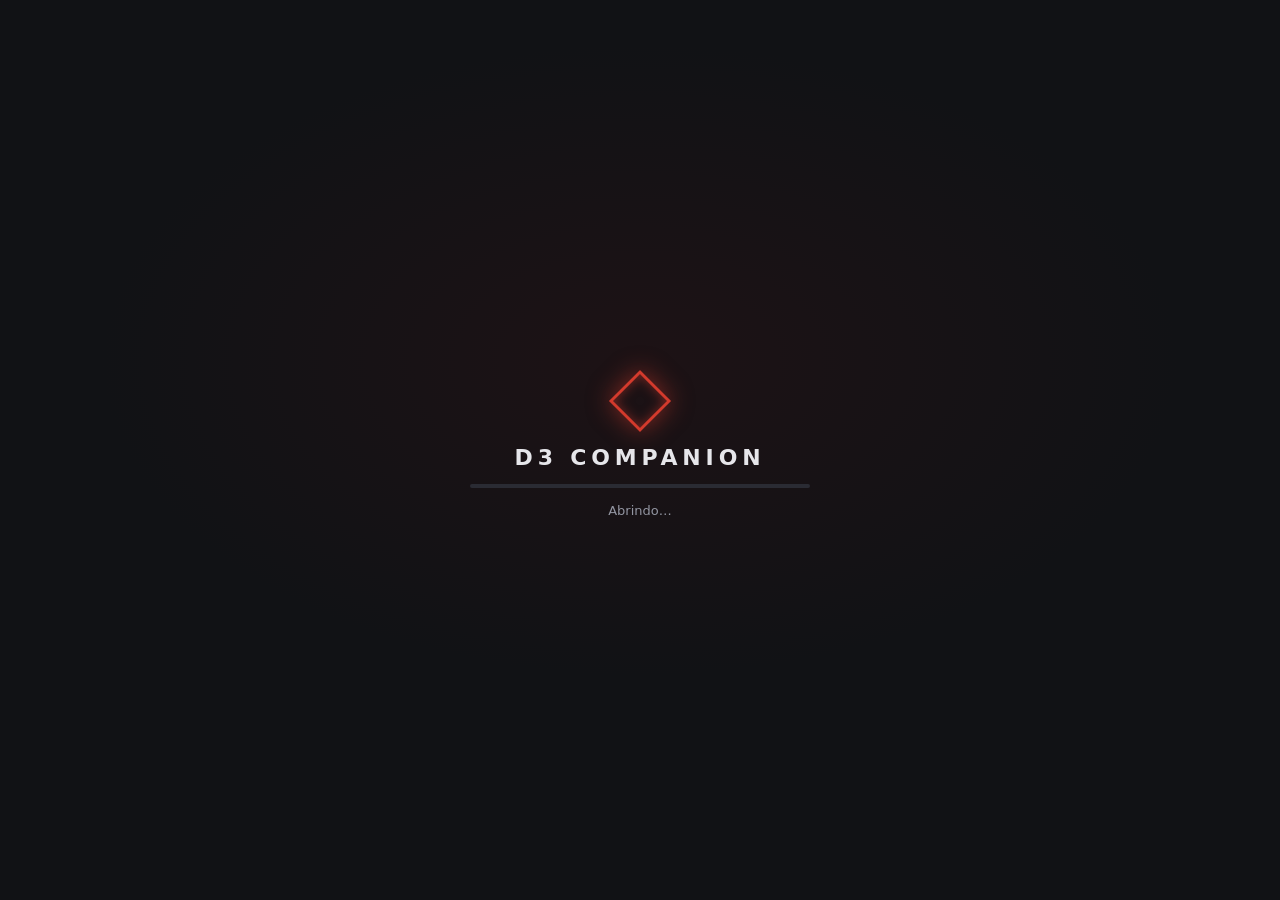
<file: src/web/index.html>
<!doctype html>
<html lang="en">
<head>
  <meta charset="utf-8">
  <meta name="viewport" content="width=device-width, initial-scale=1">
  <!-- Só arquivos do próprio app e ícones do servidor da Blizzard. Nada de script de fora.
       'unsafe-eval': o pywebview monta as funções da ponte com o Python com new Function(). -->
  <meta http-equiv="Content-Security-Policy"
        content="default-src 'self'; script-src 'self' 'unsafe-eval'; style-src 'self'; img-src 'self' data: https://blzmedia-a.akamaihd.net; connect-src 'self'; object-src 'none'; base-uri 'none'; form-action 'none'">
  <title>D3 Companion</title>
  <link rel="stylesheet" href="estilo.css">
  <link rel="stylesheet" href="montar.css">
</head>
<body>
  <!-- Tela de abertura: some quando as builds e o overlay estão prontos. -->
  <div class="abertura" id="abertura" role="status" aria-live="polite">
    <div class="abertura-centro">
      <span class="abertura-runa" aria-hidden="true"></span>
      <p class="abertura-nome">D3 Companion</p>
      <div class="abertura-barra"><span id="abertura-progresso"></span></div>
      <p class="abertura-texto" id="abertura-texto" data-t>Abrindo…</p>
    </div>
  </div>

  <header class="topo">
    <div class="marca">
      <span class="marca-runa" aria-hidden="true"></span>
      <span class="marca-nome">D3 Companion</span>
    </div>
    <nav class="abas" role="tablist">
      <button class="aba" data-aba="guias" role="tab" data-t>
        <svg viewBox="0 0 24 24" aria-hidden="true"><path d="M4 5.5C4 4.7 4.7 4 5.5 4H11v16H5.5A1.5 1.5 0 0 1 4 18.5zM13 4h5.5c.8 0 1.5.7 1.5 1.5v13c0 .8-.7 1.5-1.5 1.5H13z"/></svg>
        Guias</button>
      <button class="aba ativa" data-aba="builds" role="tab" data-t>
        <svg viewBox="0 0 24 24" aria-hidden="true"><path d="M14.5 3.5l6 6-9 9-3-3-3 3-2-2 3-3-3-3zM16 8l-6 6"/></svg>
        Builds</button>
      <button class="aba" data-aba="montar" role="tab" data-t>
        <svg viewBox="0 0 24 24" aria-hidden="true"><path d="M4 20l4-1 11-11-3-3L5 16zM14 7l3 3"/></svg>
        Montar</button>
      <button class="aba" data-aba="heroi" role="tab" data-t>
        <svg viewBox="0 0 24 24" aria-hidden="true"><path d="M12 3l7 3v5c0 4.5-3 8.2-7 10-4-1.8-7-5.5-7-10V6z"/></svg>
        Meu herói</button>
      <button class="aba" data-aba="historico" role="tab" data-t>
        <svg viewBox="0 0 24 24" aria-hidden="true"><path d="M12 4a8 8 0 1 1-7.4 5M12 8v4l3 2M4 4v5h5"/></svg>
        Histórico</button>
      <button class="aba" data-aba="config" role="tab" data-t>
        <svg viewBox="0 0 24 24" aria-hidden="true"><path d="M12 9a3 3 0 1 0 0 6 3 3 0 0 0 0-6zM12 2v3M12 19v3M2 12h3M19 12h3M4.9 4.9l2.1 2.1M17 17l2.1 2.1M4.9 19.1L7 17M17 7l2.1-2.1"/></svg>
        Configurações</button>
    </nav>
    <div class="estado" id="estado">
      <span class="estado-ponto"></span>
      <span class="estado-texto" data-t>Ligando o overlay…</span>
    </div>
  </header>

  <!-- Versão nova no GitHub: aparece só quando tem (api.atualizacao). -->
  <div class="faixa-atualizacao" id="atualizacao" role="status" hidden>
    <span id="atualizacao-texto"></span>
    <button class="botao" type="button" id="atualizar-agora" data-t>Atualizar agora</button>
    <button class="botao botao-leve" type="button" id="ver-novidades" data-t>Ver novidades</button>
  </div>

  <main>
    <!-- GUIAS -->
    <section class="painel" id="painel-guias">
      <div class="cabeca-painel">
        <h2 data-t>Guias do Maxroll</h2>
        <p class="mudo" data-t>Escolha a classe do seu boneco. Abra um guia pra ver as builds dele e trazer a que quiser pro app.</p>
      </div>
      <div class="layout-lado">
        <aside class="grade-classes" id="classes" role="tablist"></aside>
        <div class="lado-conteudo">
          <label class="busca">
            <svg viewBox="0 0 24 24" aria-hidden="true"><path d="M10.5 4a6.5 6.5 0 1 0 0 13 6.5 6.5 0 0 0 0-13zM20 20l-4.8-4.8"/></svg>
            <input id="filtro-guias" type="search" autocomplete="off" spellcheck="false" maxlength="60" placeholder="Buscar pelo nome do guia…" data-t>
          </label>
          <p class="importar-status" id="guias-status" role="status"></p>
          <ul class="lista-guias" id="lista-guias"></ul>
          <p class="nota-guias mudo" data-t>
            A lista vem do mapa do site do Maxroll e é atualizada uma vez por dia.
            <button class="link" type="button" id="atualizar-guias" data-t>Atualizar agora</button>
          </p>
        </div>
      </div>
    </section>

    <!-- BUILDS -->
    <section class="painel ativo" id="painel-builds">
      <div class="problemas" id="problemas" role="alert" hidden></div>
      <nav class="faixa-classes" id="classes-builds" role="tablist"></nav>
      <header class="cabeca-build" id="cabeca-build"></header>
      <div class="escolha-build" id="escolha-build"></div>
      <section class="importar" id="importar" hidden>
        <h2 class="importar-titulo" data-t>Importar build (Maxroll ou site)</h2>
        <form class="importar-busca" id="form-importar">
          <input name="link" autocomplete="off" spellcheck="false" maxlength="300"
                 placeholder="Cole o link do guia do Maxroll, do planejador ou de uma build montada no site" data-t>
          <button type="submit" class="botao" data-t>Buscar</button>
          <button type="button" class="botao botao-leve" id="fechar-importar" data-t>Cancelar</button>
        </form>
        <p class="importar-status" id="importar-status" role="status"></p>
        <div id="importar-opcoes"></div>
      </section>
      <p class="avaliando" id="avaliando"></p>
      <div class="builds-corpo" id="builds-corpo">
        <nav class="sub-abas" id="sub-abas" role="tablist">
          <button class="sub-aba ativa" data-sub="equipamento" role="tab" data-t>
            <svg viewBox="0 0 24 24" aria-hidden="true"><path d="M8 3h8l1 4-5 3-5-3zM7 7v6l5 8 5-8V7"/></svg>
            Equipamento</button>
          <button class="sub-aba" data-sub="habilidades" role="tab" data-t>
            <svg viewBox="0 0 24 24" aria-hidden="true"><path d="M13 2 4 14h7l-1 8 9-12h-7z"/></svg>
            Habilidades</button>
          <button class="sub-aba" data-sub="seguidor" role="tab" data-t>
            <svg viewBox="0 0 24 24" aria-hidden="true"><path d="M12 3 4 6v6c0 5 3.5 8 8 9 4.5-1 8-4 8-9V6z"/></svg>
            Seguidor</button>
          <button class="sub-aba" data-sub="paragon" role="tab" data-t>
            <svg viewBox="0 0 24 24" aria-hidden="true"><path d="M12 2l3 7h7l-5.5 4.5 2 7.5-6.5-4.5L5.5 21l2-7.5L2 9h7z"/></svg>
            Paragon</button>
          <button class="sub-aba" data-sub="upar" role="tab" data-t>
            <svg viewBox="0 0 24 24" aria-hidden="true"><path d="M4 20h16M7 16V10M12 16V6M17 16v-4"/></svg>
            Ao upar</button>
        </nav>
        <div class="builds-grade">
          <div class="coluna-build">
            <div class="sub-painel ativo" id="sub-equipamento">
              <p class="aviso-visual" id="aviso-visual" hidden></p>
              <div class="boneco">
                <div class="coluna-equip" id="equip-esq"></div>
                <div class="centro-equip">
                  <div class="roda" id="roda"></div>
                  <div class="extra">
                    <h3 class="extra-titulo" data-t>Gemas lendárias</h3>
                    <div class="fila-icones" id="gemas"></div>
                  </div>
                </div>
                <div class="coluna-equip direita" id="equip-dir"></div>
              </div>
              <p class="legenda" data-t>
                <span class="leg leg-item" data-t>item da build</span>
                <span class="leg leg-livre" data-t>qualquer item com os afixos</span>
                <span class="leg leg-geral" data-t>só as regras gerais</span>
              </p>
              <section class="cubo-kanai">
                <h3 class="faixa-titulo" data-t><span data-t>Cubo de Kanai</span></h3>
                <div class="cubo-cartas" id="cubo"></div>
              </section>
            </div>
            <div class="sub-painel" id="sub-habilidades">
              <div class="janela-jogo" id="janela-habilidades"></div>
            </div>
            <div class="sub-painel" id="sub-seguidor">
              <div class="janela-jogo" id="janela-seguidor"></div>
            </div>
            <div class="sub-painel" id="sub-paragon">
              <div class="paragon" id="paragon"></div>
            </div>
            <div class="sub-painel" id="sub-upar">
              <p class="mudo sub-intro" data-t>Em que nível libera cada habilidade, runa e passiva da build. Os níveis vêm da API da Blizzard.</p>
              <div class="ao-upar" id="ao-upar"></div>
            </div>
          </div>
          <aside class="detalhe"><div class="detalhe-fixo" id="detalhe"></div></aside>
        </div>
      </div>
    </section>

    <!-- MEU HERÓI -->
    <!-- MONTAR: o mesmo montador do site (montar.js). Tudo dentro de data-montador. -->
    <section class="painel" id="painel-montar" data-montador="app">
      <p class="carregando-jogo" data-m="carregando" data-t>Carregando os itens do jogo…</p>
      <div class="faixa-classes" data-m="classes-builds" role="tablist"></div>
      <div class="cabeca-build" data-m="cabeca-build"></div>
      <p class="avaliando" data-m="avaliando" role="status"></p>

      <div class="builds-corpo" data-m="builds-corpo" hidden>
        <nav class="sub-abas" role="tablist">
          <button class="sub-aba ativa" data-sub="equipamento" role="tab" data-t>
            <svg viewBox="0 0 24 24" aria-hidden="true"><path d="M8 3h8l1 4-5 3-5-3zM7 7v6l5 8 5-8V7"/></svg>
            Equipamento</button>
          <button class="sub-aba" data-sub="habilidades" role="tab" data-t>
            <svg viewBox="0 0 24 24" aria-hidden="true"><path d="M13 2 4 14h7l-1 8 9-12h-7z"/></svg>
            Habilidades</button>
          <button class="sub-aba" data-sub="paragon" role="tab" data-t>
            <svg viewBox="0 0 24 24" aria-hidden="true"><path d="M12 2l3 7h7l-5.5 4.5 2 7.5-6.5-4.5L5.5 21l2-7.5L2 9h7z"/></svg>
            Paragon</button>
        </nav>
        <div class="builds-grade">
          <div class="coluna-build">
            <div class="sub-painel ativo" data-m="sub-equipamento">
              <div class="boneco">
                <div class="coluna-equip" data-m="equip-esq"></div>
                <div class="centro-equip">
                  <div class="roda" data-m="roda"></div>
                  <div class="extra">
                    <h3 class="extra-titulo" data-t>Gemas lendárias</h3>
                    <div class="fila-icones" data-m="gemas"></div>
                  </div>
                </div>
                <div class="coluna-equip direita" data-m="equip-dir"></div>
              </div>
              <p class="legenda" data-t>
                <span class="leg leg-item" data-t>item escolhido</span>
                <span class="leg leg-livre" data-t>qualquer item com os afixos</span>
                <span class="leg leg-geral" data-t>ainda vazio</span>
              </p>
              <section class="cubo-kanai">
                <h3 class="faixa-titulo" data-t><span data-t>Cubo de Kanai</span></h3>
                <div class="cubo-cartas" data-m="cubo"></div>
              </section>
            </div>
            <div class="sub-painel" data-m="sub-habilidades">
              <div class="janela-jogo" data-m="janela-habilidades"></div>
            </div>
            <div class="sub-painel" data-m="sub-paragon">
              <div class="paragon" data-m="paragon"></div>
            </div>
          </div>
          <aside class="detalhe"><div class="detalhe-fixo" data-m="detalhe"></div></aside>
        </div>
      </div>
    </section>

    <section class="painel" id="painel-heroi">
      <div class="cabeca-painel">
        <h2 data-t>Meu herói vs. a build</h2>
        <p class="mudo" data-t>O app pega na Blizzard os itens que seu herói está usando e diz, peça por peça, o que já bate com a build e o que falta.
          A Blizzard só atualiza quando você <strong data-t>sai do jogo</strong> (ou troca de personagem).</p>
      </div>
      <form class="importar-busca busca-heroi" id="form-heroi">
        <input name="battletag" autocomplete="off" spellcheck="false" maxlength="24" placeholder="Sua BattleTag, ex.: Jogador#1234" data-t>
        <button type="submit" class="botao" data-t>Buscar heróis</button>
      </form>
      <p class="importar-status" id="heroi-status" role="status"></p>
      <div class="lista-herois" id="lista-herois"></div>
      <div class="comparar-com" id="comparar-com"></div>
      <div id="resultado-heroi"></div>
    </section>

    <!-- HISTÓRICO -->
    <section class="painel" id="painel-historico">
      <div class="cabeca-painel">
        <h2 data-t>Últimos itens avaliados</h2>
        <p class="mudo" data-t>Cada vez que você aperta o atalho no jogo, o item aparece aqui.</p>
      </div>
      <div class="filtros" id="filtros">
        <button class="filtro ativo" data-filtro="todos" data-t>Todos</button>
        <button class="filtro" data-filtro="serve" data-t>Serve (e por enquanto)</button>
        <button class="filtro" data-filtro="nao" data-t>Não serve</button>
      </div>
      <ol class="lista-historico" id="lista-historico"></ol>
    </section>

    <!-- CONFIGURAÇÕES -->
    <section class="painel" id="painel-config">
      <div class="cabeca-painel">
        <h2 data-t>Configurações</h2>
        <p class="mudo" data-t>Ficam no arquivo <code>.env</code>. Ao salvar, o overlay reinicia sozinho.</p>
      </div>
      <form class="form-config" id="form-config" novalidate>
        <label class="campo campo-chave">
          <input type="checkbox" name="AUTOMATICO">
          <span data-t>
            <span class="campo-nome" data-t>Avaliar sozinho ao passar o mouse</span>
            <span class="campo-dica" data-t>Com o Diablo na frente, o app olha a tela e avalia cada dica que aparece. O selo fica enquanto a dica estiver na tela. O atalho continua funcionando.</span>
          </span>
        </label>
        <label class="campo campo-chave">
          <input type="checkbox" name="GRAVACAO">
          <span data-t>
            <span class="campo-nome" data-t>Modo gravação</span>
            <span class="campo-dica" data-t>Pra gravar vídeo do app (OBS, Xbox Game Bar): o selo aparece na gravação. Enquanto ligado, avalia só pelo atalho. Desligue depois de gravar.</span>
          </span>
        </label>
        <label class="campo">
          <span class="campo-nome" data-t>Atalho</span>
          <input name="ATALHO" autocomplete="off" spellcheck="false" maxlength="20">
          <span class="campo-dica" data-t>Tecla que avalia o item sob o mouse. Ex.: F8, Ctrl+F8, Alt+Q.</span>
          <span class="campo-erro" data-erro="ATALHO"></span>
        </label>
        <label class="campo">
          <span class="campo-nome" data-t>Tempo do selo (segundos)</span>
          <input name="SELO_SEGUNDOS" inputmode="decimal" autocomplete="off" maxlength="4">
          <span class="campo-dica" data-t>Quanto tempo o selo fica na tela, de 1 a 60.</span>
          <span class="campo-erro" data-erro="SELO_SEGUNDOS"></span>
        </label>
        <label class="campo">
          <span class="campo-nome" data-t>Idioma</span>
          <select name="IDIOMA">
            <option value="en" lang="en">English</option>
            <option value="pt" lang="pt-BR">Português</option>
          </select>
          <span class="campo-dica" data-t>Da janela e do selo no jogo. Os nomes dos itens continuam em inglês, como no jogo.</span>
          <span class="campo-erro" data-erro="IDIOMA"></span>
        </label>
        <div class="acoes">
          <button type="submit" class="botao" data-t>Salvar</button>
          <button type="button" class="botao botao-leve" id="reiniciar" data-t>Reiniciar overlay</button>
          <span class="aviso" id="aviso-config" role="status"></span>
        </div>
      </form>
      <section class="indicar prints">
        <h2 data-t>Prints guardados</h2>
        <p class="mudo" data-t>A cada F8 o app guarda o recorte da dica (a miniatura do Histórico): no máximo 200. Quando não acha a dica, guarda a tela inteira pra conferir: só as 20 últimas.</p>
        <p id="espaco-prints"></p>
        <div class="acoes">
          <button type="button" class="botao botao-leve" id="apagar-prints" data-t>Apagar prints</button>
          <span class="aviso" id="aviso-prints" role="status"></span>
        </div>
      </section>
      <section class="indicar">
        <h2 data-t>Gostou? Indique pra um amigo</h2>
        <p class="mudo" data-t>No site dá pra baixar o app e montar builds sem instalar nada.</p>
        <div class="acoes">
          <button type="button" class="botao" id="copiar-site" data-t>Copiar link do site</button>
          <button type="button" class="botao botao-leve" id="abrir-site" data-t>Abrir o site</button>
          <span class="aviso" id="aviso-indicar" role="status"></span>
        </div>
      </section>
      <details class="log">
        <summary data-t>Mensagens do overlay</summary>
        <pre id="log"></pre>
      </details>
    </section>
  </main>

  <script src="idioma.js"></script>
  <script src="dica.js"></script>
  <script src="montar.js"></script>
  <script src="app.js"></script>
</body>
</html>
</file>
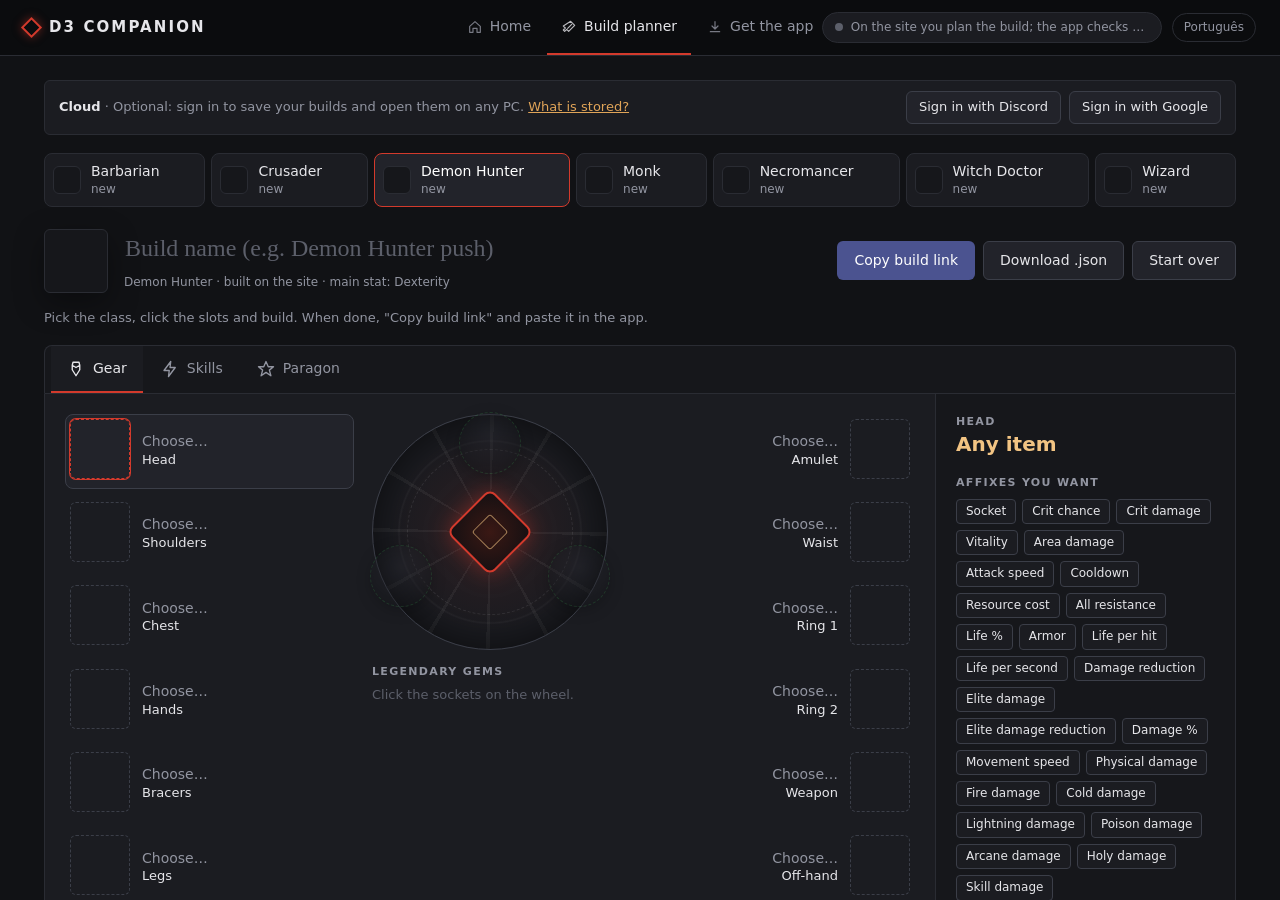
<file: docs/montar.html>
<!doctype html>
<html lang="pt-BR">
<head>
  <meta charset="utf-8">
  <meta name="viewport" content="width=device-width, initial-scale=1">
  <!-- Só arquivos do site e ícones do servidor da Blizzard. A build fica no endereço
       (depois do #), que o navegador nunca manda pro servidor.
       Nuvem (opcional, nuvem.js): o arquivo exato do supabase-js no jsDelivr (com SRI) e, depois
       do "python ferramentas/nuvem.py", o endereço do projeto Supabase no connect-src. -->
  <meta http-equiv="Content-Security-Policy"
        content="default-src 'self'; script-src 'self' https://cdn.jsdelivr.net/npm/@supabase/supabase-js@2.117.3/dist/umd/supabase.js; style-src 'self'; img-src 'self' https://blzmedia-a.akamaihd.net; connect-src 'self' https://vemcxjgyedafqsgwbuep.supabase.co; object-src 'none'; base-uri 'none'; form-action 'none'">
  <meta name="referrer" content="no-referrer">
  <title data-t>Montar build — D3 Companion</title>
  <meta data-t name="description" content="Monte sua build de Diablo III com os itens, gemas, cubo, habilidades e paragon do jogo, e leve pro D3 Companion com um link.">
  <link rel="canonical" href="https://ruthraaz.github.io/d3-companion/montar.html">
  <!-- Prévia do link (WhatsApp, Discord, redes): imagem própria, sem arte do jogo. -->
  <meta property="og:type" content="website">
  <meta property="og:site_name" content="D3 Companion">
  <meta property="og:locale" content="en_US">
  <meta property="og:locale:alternate" content="pt_BR">
  <meta data-t property="og:title" content="Montar build de Diablo III — D3 Companion">
  <meta data-t property="og:description" content="Monte sua build com os itens, gemas, cubo de Kanai, habilidades e paragon do jogo, e veja o que cada item faz. Grátis, sem cadastro.">
  <meta property="og:url" content="https://ruthraaz.github.io/d3-companion/montar.html">
  <meta property="og:image" content="https://ruthraaz.github.io/d3-companion/img/compartilhar.png">
  <meta property="og:image:width" content="1200">
  <meta property="og:image:height" content="630">
  <meta data-t property="og:image:alt" content="D3 Companion: saiba na hora se o item serve na sua build">
  <meta name="twitter:card" content="summary_large_image">
  <meta data-t name="twitter:title" content="Montar build de Diablo III — D3 Companion">
  <meta data-t name="twitter:description" content="Monte sua build com os itens, gemas, cubo de Kanai, habilidades e paragon do jogo, e veja o que cada item faz. Grátis, sem cadastro.">
  <meta name="twitter:image" content="https://ruthraaz.github.io/d3-companion/img/compartilhar.png">
  <meta name="theme-color" content="#111215">
  <link rel="icon" href="favicon.svg" type="image/svg+xml">
  <!-- app.css (= src/web/estilo.css), montar.css, montar.js, dica.js e idioma.js são cópias do app; um teste confere. -->
  <link rel="stylesheet" href="app.css">
  <link rel="stylesheet" href="montar.css">
  <link rel="stylesheet" href="nuvem.css">
</head>
<body>
  <header class="topo">
    <a class="marca" href="./">
      <span class="marca-runa" aria-hidden="true"></span>
      <span class="marca-nome">D3 Companion</span>
    </a>
    <nav class="abas">
      <a class="aba" href="./" data-t>
        <svg viewBox="0 0 24 24" aria-hidden="true"><path d="M4 11l8-7 8 7v9h-5v-6H9v6H4z"/></svg>
        Início</a>
      <a class="aba ativa" href="montar.html" aria-current="page" data-t>
        <svg viewBox="0 0 24 24" aria-hidden="true"><path d="M14.5 3.5l6 6-9 9-3-3-3 3-2-2 3-3-3-3zM16 8l-6 6"/></svg>
        Montar build</a>
      <a class="aba" href="./#baixar" data-t>
        <svg viewBox="0 0 24 24" aria-hidden="true"><path d="M12 4v11m0 0l-4.5-4.5M12 15l4.5-4.5M5 19h14"/></svg>
        Baixar o app</a>
    </nav>
    <div class="topo-direita">
      <div class="estado">
        <span class="estado-ponto"></span>
        <span class="estado-texto" data-t>No site: monta a build; quem avalia o item é o app</span>
      </div>
      <button type="button" class="trocar-idioma" data-trocar-idioma data-t title="Idioma">English</button>
    </div>
  </header>

  <main data-montador="site">
    <section class="painel ativo">
      <!-- Entrar / Salvar na nuvem / Minhas builds (nuvem.js). Escondido sem o config-nuvem.js. -->
      <section class="nuvem" data-nuvem hidden></section>
      <p class="carregando-jogo" data-m="carregando" data-t>Carregando os itens do jogo…</p>
      <div class="faixa-classes" data-m="classes-builds" role="tablist"></div>
      <div class="cabeca-build" data-m="cabeca-build"></div>
      <p class="avaliando" data-m="avaliando" role="status"></p>

      <div class="builds-corpo" data-m="builds-corpo" hidden>
        <nav class="sub-abas" role="tablist">
          <button class="sub-aba ativa" data-sub="equipamento" role="tab" data-t>
            <svg viewBox="0 0 24 24" aria-hidden="true"><path d="M8 3h8l1 4-5 3-5-3zM7 7v6l5 8 5-8V7"/></svg>
            Equipamento</button>
          <button class="sub-aba" data-sub="habilidades" role="tab" data-t>
            <svg viewBox="0 0 24 24" aria-hidden="true"><path d="M13 2 4 14h7l-1 8 9-12h-7z"/></svg>
            Habilidades</button>
          <button class="sub-aba" data-sub="paragon" role="tab" data-t>
            <svg viewBox="0 0 24 24" aria-hidden="true"><path d="M12 2l3 7h7l-5.5 4.5 2 7.5-6.5-4.5L5.5 21l2-7.5L2 9h7z"/></svg>
            Paragon</button>
        </nav>
        <div class="builds-grade">
          <div class="coluna-build">
            <div class="sub-painel ativo" data-m="sub-equipamento">
              <div class="boneco">
                <div class="coluna-equip" data-m="equip-esq"></div>
                <div class="centro-equip">
                  <div class="roda" data-m="roda"></div>
                  <div class="extra">
                    <h3 class="extra-titulo" data-t>Gemas lendárias</h3>
                    <div class="fila-icones" data-m="gemas"></div>
                  </div>
                </div>
                <div class="coluna-equip direita" data-m="equip-dir"></div>
              </div>
              <p class="legenda">
                <span class="leg leg-item" data-t>item escolhido</span>
                <span class="leg leg-livre" data-t>qualquer item com os afixos</span>
                <span class="leg leg-geral" data-t>ainda vazio</span>
              </p>
              <section class="cubo-kanai">
                <h3 class="faixa-titulo"><span data-t>Cubo de Kanai</span></h3>
                <div class="cubo-cartas" data-m="cubo"></div>
              </section>
            </div>
            <div class="sub-painel" data-m="sub-habilidades">
              <div class="janela-jogo" data-m="janela-habilidades"></div>
            </div>
            <div class="sub-painel" data-m="sub-paragon">
              <div class="paragon" data-m="paragon"></div>
            </div>
          </div>
          <aside class="detalhe"><div class="detalhe-fixo" data-m="detalhe"></div></aside>
        </div>
      </div>
    </section>
  </main>

  <script src="idioma.js"></script>
  <script src="dica.js"></script>
  <script src="montar.js"></script>
  <script src="config-nuvem.js"></script>
  <script src="nuvem.js"></script>
</body>
</html>
</file>
<file: docs/site.css>
/* Site do D3 Companion: o mesmo visual da janela do app (grafite, vermelho,
   cores de raridade). Só fontes do sistema; nenhuma arte da Blizzard. */

:root {
  --fundo: #0e0f12;
  --fundo-2: #15161a;
  --painel: #1b1c21;
  --painel-2: #22232a;
  --borda: #2a2c33;
  --borda-forte: #3b3e48;
  --texto: #e6e6ea;
  --mudo: #9a9daa;
  --acento: #d33a2c;
  --acento-claro: #f0604c;
  --ouro: #e0a458;
  --ouro-claro: #f2c483;
  --primario: #4b5390;
  --primario-claro: #5d66ad;
  --set: #42d35e;
  --ok: #3fb950;
  --falta: #f0524a;
  --parcial: #d6a02a;
  --magico: #8a8cff;
  --sans: "Segoe UI", system-ui, -apple-system, Roboto, sans-serif;
  --serifa: "Palatino Linotype", "Book Antiqua", Palatino, Georgia, serif;
}

* { box-sizing: border-box; }
html { scroll-behavior: smooth; scroll-padding-top: 72px; }
body {
  margin: 0;
  background:
    radial-gradient(ellipse 70% 40% at 70% 0%, rgba(211, 58, 44, .14), transparent 70%),
    var(--fundo);
  color: var(--texto);
  font: 16px/1.6 var(--sans);
}
a { color: var(--ouro); }
a:hover { color: var(--ouro-claro); }
code, kbd { font-family: Consolas, monospace; font-size: .9em; }
code { color: var(--ouro-claro); }
kbd {
  border: 1px solid var(--borda-forte);
  border-bottom-width: 3px;
  border-radius: 5px;
  padding: 0 6px;
  background: var(--painel-2);
  color: #fff;
}
svg { width: 20px; height: 20px; fill: none; stroke: currentColor; stroke-width: 1.8; stroke-linecap: round; stroke-linejoin: round; flex-shrink: 0; }
:focus-visible { outline: 2px solid var(--acento-claro); outline-offset: 3px; }
.ok { color: var(--ok); }
.falta { color: var(--falta); }
.parcial { color: var(--parcial); }
.mudo { color: var(--mudo); }
.nota { color: var(--mudo); font-size: 13px; }

/* ------------------------------------------------------------ topo */
.topo {
  position: sticky; top: 0; z-index: 10;
  display: flex; align-items: center; gap: 24px;
  height: 60px;
  padding: 0 max(16px, calc((100% - 1160px) / 2));
  background: rgba(11, 12, 14, .85);
  backdrop-filter: blur(10px);
  border-bottom: 1px solid var(--borda);
}
.marca {
  display: flex; align-items: center; gap: 10px;
  color: var(--texto); text-decoration: none;
  font-weight: 600; letter-spacing: .14em; text-transform: uppercase; font-size: 15px;
}
.marca:hover { color: #fff; }
.runa {
  width: 15px; height: 15px;
  border: 2px solid var(--acento);
  transform: rotate(45deg);
  box-shadow: 0 0 10px rgba(211, 58, 44, .55);
}
.menu { display: flex; gap: 4px; margin-left: auto; }
.menu a { color: var(--mudo); text-decoration: none; padding: 8px 12px; border-radius: 6px; font-size: 15px; }
.menu a:hover { color: var(--texto); background: var(--painel); }
.topo-acoes { display: flex; align-items: center; gap: 10px; }
.idioma { color: var(--mudo); font-size: 14px; text-decoration: none; padding: 6px 10px; border: 1px solid var(--borda); border-radius: 999px; }
.idioma:hover { color: var(--texto); border-color: var(--mudo); }

/* ------------------------------------------------------------ botões */
.botao {
  display: inline-flex; align-items: center; justify-content: center; gap: 8px;
  background: var(--acento);
  color: #fff;
  text-decoration: none;
  font-weight: 600;
  border: 1px solid transparent;
  border-radius: 8px;
  padding: 10px 18px;
  transition: background .15s, transform .15s, box-shadow .15s;
}
.botao:hover { background: var(--acento-claro); color: #fff; transform: translateY(-1px); box-shadow: 0 8px 24px rgba(211, 58, 44, .3); }
.botao-leve { background: var(--painel-2); border-color: var(--borda-forte); color: var(--texto); }
.botao-leve:hover { background: var(--painel); color: #fff; box-shadow: none; }
.botao-pequeno { padding: 7px 14px; font-size: 14px; }
.botao-grande { padding: 14px 24px; font-size: 17px; }
.botao.baixando { background: var(--ok); }

/* ------------------------------------------------------------ herói */
main { max-width: 1160px; margin: 0 auto; padding: 0 16px; }
.heroi {
  display: grid; grid-template-columns: 1.1fr 1fr; gap: 48px; align-items: center;
  padding: 72px 0 56px;
}
.selo-topo {
  display: inline-block;
  margin: 0 0 18px;
  padding: 4px 12px;
  border: 1px solid var(--borda-forte);
  border-radius: 999px;
  font-size: 13px;
  color: var(--mudo);
  background: var(--painel);
}
h1 { margin: 0; font-size: clamp(34px, 5vw, 54px); line-height: 1.08; letter-spacing: -.02em; }
h1 span { color: var(--ouro); }
.sub { font-size: 18px; color: #c9cad3; margin: 20px 0 28px; max-width: 560px; }
.acoes { display: flex; flex-wrap: wrap; gap: 12px; }
.detalhe-baixar { margin: 14px 0 0; font-size: 13px; color: var(--mudo); min-height: 1.6em; }

/* Selo desenhado em CSS, imitando a ideia do overlay ao lado da dica. */
.demo { position: relative; min-height: 340px; }
.dica {
  width: 300px;
  background: #050505;
  border: 1px solid #3c3326;
  outline: 3px solid #0b0907;
  border-radius: 3px;
  padding: 16px 18px;
  box-shadow: 0 30px 60px rgba(0, 0, 0, .6);
  font-size: 14px;
}
.dica-nome { margin: 0; text-align: center; font: 600 17px var(--serifa); letter-spacing: .12em; text-transform: uppercase; color: var(--set); }
.dica-tipo { margin: 4px 0 12px; text-align: center; font-size: 13px; color: var(--set); }
.dica ul { list-style: none; margin: 0; padding: 0; }
.dica li { color: var(--magico); padding: 2px 0 2px 14px; position: relative; }
.dica li::before { content: "◆"; position: absolute; left: 0; font-size: 9px; top: 7px; color: #6d6f9b; }
.selo {
  position: absolute; left: 230px; top: 120px;
  width: min(360px, 100%);
  background: rgba(16, 16, 18, .94);
  border: 2px solid var(--ok);
  border-radius: 8px;
  padding: 12px 14px;
  box-shadow: 0 20px 50px rgba(0, 0, 0, .55), 0 0 0 4px rgba(63, 185, 80, .12);
  font-size: 13.5px;
  animation: aparecer .6s .3s both cubic-bezier(.2, .9, .3, 1.2);
}
@keyframes aparecer { from { opacity: 0; transform: translateY(10px) scale(.96); } }
.selo p { margin: 0; }
.selo-titulo { font-weight: 700; color: var(--ouro-claro); margin-bottom: 4px !important; }
.selo-linha { line-height: 1.55; }
.dica-mistico { color: var(--ouro); }

/* ------------------------------------------------------------ vitrine */
.vitrine figure { margin: 0; }
.vitrine img {
  display: block; width: 100%; height: auto;
  border-radius: 12px;
  border: 1px solid var(--borda-forte);
  box-shadow: 0 40px 80px rgba(0, 0, 0, .55), 0 0 0 6px rgba(255, 255, 255, .02);
}
.vitrine figcaption { text-align: center; color: var(--mudo); font-size: 14px; margin-top: 14px; }

/* ------------------------------------------------------------ seções */
.secao { padding: 72px 0 0; }
.secao h2 { margin: 0 0 24px; font-size: 30px; letter-spacing: -.01em; }
.cartoes { display: grid; grid-template-columns: repeat(3, 1fr); gap: 14px; }
.cartao {
  border: 1px solid var(--borda);
  border-radius: 12px;
  background: var(--painel);
  padding: 22px;
  transition: border-color .15s, transform .15s;
}
.cartao:hover { border-color: var(--borda-forte); transform: translateY(-2px); }
.cartao h3 { margin: 14px 0 6px; font-size: 18px; }
.cartao p { margin: 0; color: #c2c3cc; font-size: 15px; }
.cartao-icone {
  display: inline-grid; place-items: center;
  width: 42px; height: 42px;
  border-radius: 10px;
  background: rgba(211, 58, 44, .12);
  color: var(--acento-claro);
}

.passos { list-style: none; margin: 0; padding: 0; display: grid; grid-template-columns: repeat(3, 1fr); gap: 14px; }
.passos li { display: flex; gap: 16px; border: 1px solid var(--borda); border-radius: 12px; background: var(--painel); padding: 22px; }
.passo-num {
  flex-shrink: 0;
  display: grid; place-items: center;
  width: 36px; height: 36px;
  border-radius: 50%;
  border: 2px solid var(--acento);
  font-weight: 700; color: #fff;
}
.passos h3 { margin: 4px 0 4px; font-size: 18px; }
.passos p { margin: 0; color: #c2c3cc; font-size: 15px; }

.baixar {
  display: grid; grid-template-columns: 1fr 1fr; gap: 32px;
  border: 1px solid var(--borda-forte);
  border-radius: 16px;
  background: linear-gradient(160deg, #1d1416, var(--painel) 55%);
  padding: 32px;
}
.baixar h2 { margin-bottom: 4px; }
.ficha { display: grid; grid-template-columns: 1fr 1fr; gap: 10px; margin: 22px 0 24px; }
.ficha div { border: 1px solid var(--borda); border-radius: 8px; padding: 10px 12px; background: rgba(0, 0, 0, .2); }
.ficha dt { font-size: 12px; text-transform: uppercase; letter-spacing: .08em; color: var(--mudo); }
.ficha dd { margin: 2px 0 0; font-weight: 600; }
.aviso-windows { border-left: 1px solid var(--borda); padding-left: 32px; }
.aviso-windows h3 { margin: 0 0 6px; font-size: 17px; }
.aviso-windows h3 + p { margin-top: 0; }
.aviso-windows p { color: #c2c3cc; font-size: 15px; margin: 0 0 18px; }

.lista-seguranca { list-style: none; margin: 0; padding: 0; display: grid; gap: 10px; }
.lista-seguranca li {
  border: 1px solid var(--borda);
  border-radius: 10px;
  background: var(--painel);
  padding: 14px 16px 14px 46px;
  position: relative;
  color: #c2c3cc;
}
.lista-seguranca li::before {
  content: "✓";
  position: absolute; left: 16px; top: 13px;
  color: var(--ok); font-weight: 700;
}
.lista-seguranca b { color: var(--texto); }
.secao-sub { margin: 32px 0 14px; font-size: 20px; scroll-margin-top: 80px; }

.perguntas { display: grid; gap: 8px; }
.perguntas details { border: 1px solid var(--borda); border-radius: 10px; background: var(--painel); }
.perguntas summary { cursor: pointer; padding: 14px 16px; font-weight: 600; list-style: none; display: flex; justify-content: space-between; }
.perguntas summary::-webkit-details-marker { display: none; }
.perguntas summary::after { content: "+"; color: var(--mudo); font-size: 20px; line-height: 1; }
.perguntas details[open] summary::after { content: "−"; }
.perguntas details p { margin: 0; padding: 0 16px 16px; color: #c2c3cc; }

.rodape {
  margin-top: 80px;
  padding: 28px 16px 40px;
  border-top: 1px solid var(--borda);
  text-align: center;
  color: var(--mudo);
  font-size: 13px;
}
.rodape p { margin: 4px 0; }

/* ------------------------------------------------------------ telas menores */
@media (max-width: 900px) {
  .heroi { grid-template-columns: 1fr; padding-top: 48px; gap: 32px; }
  .demo { min-height: 0; }
  .selo { position: relative; left: auto; top: auto; margin: -40px 0 0 40px; width: calc(100% - 40px); }
  .dica { width: min(300px, 100%); }
  .cartoes, .passos { grid-template-columns: 1fr; }
  .baixar { grid-template-columns: 1fr; padding: 22px; }
  .aviso-windows { border-left: 0; padding-left: 0; border-top: 1px solid var(--borda); padding-top: 22px; }
}
@media (max-width: 640px) {
  .menu { display: none; }
  .topo { justify-content: space-between; }
  .ficha { grid-template-columns: 1fr; }
}
@media (prefers-reduced-motion: reduce) {
  * { transition: none !important; animation: none !important; }
  html { scroll-behavior: auto; }
}
</file>
<file: src/web/estilo.css>
/* D3 Companion — janela principal.
   Visual inspirado em sites de build (fundo grafite, destaque vermelho, nomes
   nas cores de raridade do jogo) sem usar logo, fonte ou arte da Blizzard:
   só fontes do sistema e CSS. Ícones vêm do servidor da Blizzard, na hora. */

:root {
  --fundo: #111215;
  --fundo-2: #16171b;
  --painel: #1b1c21;
  --painel-2: #22232a;
  --painel-3: #2a2b33;
  --borda: #2a2c33;
  --borda-forte: #3b3e48;
  --texto: #e6e6ea;
  --mudo: #9295a1;
  --apagado: #5c5f6a;
  --acento: #d33a2c;
  --acento-claro: #f0604c;
  --ouro: #e0a458;
  --ouro-claro: #f2c483;
  --primario: #4b5390;
  --primario-claro: #5d66ad;
  --set: #42d35e;
  --lendario: #f08c2e;
  --ok: #3fb950;
  --falta: #f0524a;
  --parcial: #d6a02a;
  --serifa: "Palatino Linotype", "Book Antiqua", Palatino, Georgia, serif;
  --sans: "Segoe UI", system-ui, -apple-system, sans-serif;
  --raio: 6px;
  --sombra: 0 10px 30px rgba(0, 0, 0, .35);
}

* { box-sizing: border-box; }
html, body { height: 100%; }
body {
  margin: 0;
  background: var(--fundo);
  color: var(--texto);
  font: 14px/1.45 var(--sans);
  display: flex;
  flex-direction: column;
}
button, input, select { font: inherit; color: inherit; }
code { font-family: Consolas, monospace; color: var(--ouro-claro); font-size: .92em; }
.mudo { color: var(--mudo); margin: 4px 0 0; }
svg { width: 18px; height: 18px; fill: none; stroke: currentColor; stroke-width: 1.8; stroke-linecap: round; stroke-linejoin: round; flex-shrink: 0; }
::selection { background: rgba(211, 58, 44, .35); }
:focus-visible { outline: 2px solid var(--acento-claro); outline-offset: 2px; }
main::-webkit-scrollbar { width: 10px; }
main::-webkit-scrollbar-thumb { background: var(--borda-forte); border-radius: 10px; border: 2px solid var(--fundo); }

/* ------------------------------------------------------------ abertura */
.abertura {
  position: fixed; inset: 0; z-index: 100;
  display: grid; place-items: center;
  background: radial-gradient(ellipse 60% 50% at 50% 40%, #1d1215, var(--fundo) 70%);
  transition: opacity .35s ease, visibility .35s;
}
.abertura.saindo { opacity: 0; visibility: hidden; pointer-events: none; }
.abertura[hidden] { display: none; }
.abertura-centro { display: flex; flex-direction: column; align-items: center; gap: 14px; width: min(340px, 80vw); }
.abertura-runa {
  width: 44px; height: 44px;
  border: 3px solid var(--acento);
  transform: rotate(45deg);
  box-shadow: 0 0 24px rgba(211, 58, 44, .55), inset 0 0 12px rgba(211, 58, 44, .5);
  animation: pulsar 1.6s ease-in-out infinite;
  margin-bottom: 8px;
}
@keyframes pulsar { 50% { box-shadow: 0 0 40px rgba(211, 58, 44, .85), inset 0 0 18px rgba(211, 58, 44, .7); } }
.abertura-nome { margin: 0; font: 600 22px var(--sans); letter-spacing: .22em; text-transform: uppercase; }
.abertura-barra { width: 100%; height: 4px; border-radius: 4px; background: var(--painel-3); overflow: hidden; }
.abertura-barra span {
  display: block; height: 100%; width: 0;
  background: linear-gradient(90deg, var(--acento), var(--ouro));
  transition: width .3s ease;
}
.abertura-texto { margin: 0; font-size: 13px; color: var(--mudo); min-height: 1.4em; }
.abertura-texto.erro { color: var(--falta); }

/* ------------------------------------------------------------ topo */
.topo {
  display: grid;
  grid-template-columns: 1fr auto 1fr;
  align-items: center;
  gap: 20px;
  padding: 0 24px;
  height: 56px;
  background: #0b0c0e;
  border-bottom: 1px solid var(--borda);
  flex-shrink: 0;
}
.marca { display: flex; align-items: center; gap: 10px; }

/* ------------------------------------------------------------ versão nova */
.faixa-atualizacao {
  display: flex; align-items: center; justify-content: center; flex-wrap: wrap; gap: 12px;
  padding: 8px 24px;
  background: linear-gradient(90deg, rgba(211, 58, 44, .16), rgba(224, 164, 88, .16));
  border-bottom: 1px solid var(--borda-forte);
  flex-shrink: 0;
}
.faixa-atualizacao[hidden] { display: none; }
.faixa-atualizacao .botao { padding: 5px 14px; }
.marca-runa {
  width: 15px; height: 15px;
  border: 2px solid var(--acento);
  transform: rotate(45deg);
  box-shadow: 0 0 10px rgba(211, 58, 44, .5);
}
.marca-nome { font-weight: 600; font-size: 15px; letter-spacing: .14em; text-transform: uppercase; white-space: nowrap; }

.abas { display: flex; gap: 2px; height: 100%; }
.aba {
  display: flex; align-items: center; gap: 7px;
  background: none;
  border: 0;
  border-bottom: 2px solid transparent;
  padding: 0 14px;
  color: var(--mudo);
  cursor: pointer;
  font-weight: 500;
  white-space: nowrap;
  transition: color .15s, border-color .15s;
}
.aba svg { width: 16px; height: 16px; opacity: .8; }
.aba:hover { color: var(--texto); }
.aba.ativa { color: var(--texto); border-bottom-color: var(--acento); }

.estado {
  justify-self: end;
  display: flex; align-items: center; gap: 8px;
  max-width: 340px;
  padding: 6px 12px;
  border: 1px solid var(--borda);
  border-radius: 999px;
  background: var(--painel);
  font-size: 12px;
  color: var(--mudo);
}
.estado-texto { overflow: hidden; text-overflow: ellipsis; white-space: nowrap; }
.estado-ponto { width: 8px; height: 8px; border-radius: 50%; background: var(--apagado); flex-shrink: 0; }
.estado.ligado .estado-ponto { background: var(--ok); box-shadow: 0 0 8px var(--ok); }
.estado.ligado .estado-texto { color: var(--texto); }
.estado.parado .estado-ponto { background: var(--falta); }

/* Ao lado do estado: o botão de trocar o idioma (English / Português). */
.topo-direita { justify-self: end; display: flex; align-items: center; gap: 10px; min-width: 0; }
.trocar-idioma {
  padding: 5px 11px;
  border: 1px solid var(--borda);
  border-radius: 999px;
  background: none;
  color: var(--mudo);
  font: inherit;
  font-size: 12px;
  cursor: pointer;
  white-space: nowrap;
}
.trocar-idioma:hover, .trocar-idioma:focus-visible { color: var(--texto); border-color: var(--mudo); }

/* ------------------------------------------------------------ painéis */
main { flex: 1; overflow: auto; }
.painel { display: none; padding: 24px; max-width: 1240px; margin: 0 auto; }
.painel.ativo { display: block; animation: entrar .2s ease-out; }
@keyframes entrar { from { opacity: 0; transform: translateY(4px); } }
h2 { margin: 0; font-size: 22px; font-weight: 600; }
h3 {
  margin: 18px 0 8px;
  font-size: 11px;
  font-weight: 600;
  letter-spacing: .12em;
  text-transform: uppercase;
  color: var(--mudo);
}
.cabeca-painel { margin-bottom: 20px; }
.nada { color: var(--apagado); font-size: 13px; margin: 0; }
.nota { color: var(--mudo); font-size: 12px; }

.problemas {
  border: 1px solid rgba(240, 82, 74, .5);
  background: rgba(240, 82, 74, .08);
  border-radius: var(--raio);
  padding: 12px 16px;
  margin-bottom: 18px;
}
.problemas[hidden] { display: none; }
.problemas-titulo { margin: 0 0 8px; color: #f6a8a2; font-weight: 600; }
.problema ul { margin: 4px 0 8px; padding-left: 20px; }
.problema li { margin: 2px 0; }
.problemas .mudo { margin: 6px 0 0; font-size: 12px; }

/* ------------------------------------------------------------ botões e campos */
.botao {
  display: inline-flex; align-items: center; justify-content: center; gap: 6px;
  border: 1px solid transparent;
  background: var(--primario);
  color: #fff;
  border-radius: var(--raio);
  padding: 8px 16px;
  cursor: pointer;
  font-weight: 500;
  transition: background .15s, border-color .15s;
}
.botao:hover { background: var(--primario-claro); }
.botao:disabled { opacity: .55; cursor: default; }
.botao svg { width: 16px; height: 16px; }
.botao-leve { background: var(--painel-2); border-color: var(--borda-forte); color: var(--texto); }
.botao-leve:hover { background: var(--painel-3); }
.botao-perigo { background: transparent; border-color: rgba(240, 82, 74, .5); color: var(--falta); }

.link {
  background: none;
  border: 0;
  padding: 0;
  color: var(--ouro);
  cursor: pointer;
  text-decoration: underline;
  text-underline-offset: 2px;
}
.link:hover { color: var(--ouro-claro); }

input[type="search"]::-webkit-search-cancel-button { filter: invert(.6); }
.campo { display: flex; flex-direction: column; gap: 5px; }
.campo-nome { font-size: 11px; font-weight: 600; letter-spacing: .1em; text-transform: uppercase; color: var(--mudo); }
.campo input, .campo select, .importar input, .importar select, .busca-heroi input, .comparar-com select {
  background: var(--fundo-2);
  border: 1px solid var(--borda-forte);
  border-radius: var(--raio);
  padding: 9px 12px;
  outline: none;
  transition: border-color .15s, box-shadow .15s;
}
.campo input:focus, .campo select:focus, .importar input:focus, .importar select:focus,
.busca-heroi input:focus, .comparar-com select:focus {
  border-color: var(--primario-claro);
  box-shadow: 0 0 0 3px rgba(93, 102, 173, .25);
}
.campo input.invalido { border-color: var(--falta); }
.campo-dica { font-size: 12px; color: var(--mudo); }
.campo-erro { font-size: 12px; color: var(--falta); }
.campo-erro:empty { display: none; }
.campo-chave { flex-direction: row; align-items: flex-start; gap: 12px; cursor: pointer; }
.campo-chave > span { display: flex; flex-direction: column; gap: 4px; }
.campo-chave .campo-nome { font-size: 14px; font-weight: 500; letter-spacing: 0; text-transform: none; color: var(--texto); }
.campo-chave input {
  appearance: none;
  flex-shrink: 0;
  width: 38px; height: 22px;
  margin: 0; padding: 0;
  border-radius: 999px;
  background: var(--fundo-2);
  border: 1px solid var(--borda-forte);
  position: relative;
  cursor: pointer;
  transition: background .15s;
}
.campo-chave input::after {
  content: "";
  position: absolute;
  top: 2px; left: 2px;
  width: 16px; height: 16px;
  border-radius: 50%;
  background: var(--mudo);
  transition: transform .15s, background .15s;
}
.campo-chave input:checked { background: rgba(63, 185, 80, .25); border-color: var(--ok); }
.campo-chave input:checked::after { transform: translateX(16px); background: var(--ok); }

.busca {
  display: flex; align-items: center; gap: 8px;
  padding: 0 12px;
  border: 1px solid var(--borda-forte);
  border-radius: var(--raio);
  background: var(--fundo-2);
  color: var(--mudo);
  margin-bottom: 14px;
}
.busca:focus-within { border-color: var(--primario-claro); box-shadow: 0 0 0 3px rgba(93, 102, 173, .25); }
.busca input { flex: 1; border: 0; background: none; padding: 10px 0; outline: none; color: var(--texto); }

/* ------------------------------------------------------------ classes */
.icone-classe {
  width: 34px; height: 34px;
  border-radius: 6px;
  border: 1px solid var(--borda-forte);
  background: var(--fundo-2);
}
.icone-classe img { border-radius: 5px; }

/* Guias: grade de classes ao lado (2 colunas), como uma tier list. */
.layout-lado { display: grid; grid-template-columns: 380px 1fr; gap: 22px; align-items: start; }
.grade-classes {
  display: grid; grid-template-columns: 1fr 1fr;
  border: 1px solid var(--borda);
  border-radius: 8px;
  background: var(--painel);
  overflow: hidden;
  position: sticky; top: 0;
}
.classe {
  display: flex; align-items: center; gap: 10px;
  border: 0;
  border-bottom: 1px solid var(--borda);
  background: none;
  padding: 10px 12px;
  cursor: pointer;
  text-align: left;
  min-width: 0;
  transition: background .15s;
}
.classe:nth-child(odd) { border-right: 1px solid var(--borda); }
.classe:hover { background: var(--painel-2); }
.classe.ativo { background: var(--painel-3); box-shadow: inset 3px 0 0 var(--acento); }
.classe-texto { display: flex; flex-direction: column; min-width: 0; }
.classe-nome { font-weight: 500; white-space: nowrap; overflow: hidden; text-overflow: ellipsis; }
.classe.ativo .classe-nome { color: #fff; }
.grade-classes .classe-nome { white-space: normal; line-height: 1.25; }
.classe-qtd { font-size: 12px; color: var(--mudo); }

/* Builds: faixa de classes no topo. */
.faixa-classes { display: flex; gap: 6px; margin-bottom: 20px; overflow-x: auto; padding-bottom: 2px; }
.faixa-classes .classe {
  flex: 1 0 auto;
  border: 1px solid var(--borda);
  border-radius: 8px;
  background: var(--painel);
  padding: 7px 12px 7px 8px;
}
.faixa-classes .classe:nth-child(odd) { border-right: 1px solid var(--borda); }
.faixa-classes .classe.ativo { border-color: var(--acento); box-shadow: none; background: var(--painel-2); }
.faixa-classes .icone-classe { width: 28px; height: 28px; }
.classe.sem-build:not(.ativo) { opacity: .5; }
.classe.sem-build:not(.ativo):hover { opacity: .8; }

/* ------------------------------------------------------------ guias */
.lista-guias { list-style: none; margin: 0; padding: 0; display: grid; gap: 8px; }
.guia {
  display: flex; align-items: center; gap: 14px;
  border: 1px solid var(--borda);
  border-radius: 8px;
  background: var(--painel);
  padding: 10px 14px 10px 10px;
  transition: border-color .15s, background .15s;
}
.guia:hover { border-color: var(--borda-forte); background: var(--painel-2); }
.guia > div:nth-child(2) { flex: 1; min-width: 0; }
.guia.importado { box-shadow: inset 3px 0 0 var(--ok); }
.guia-titulo { margin: 0; font-weight: 600; font-size: 15px; color: var(--ouro-claro); }
.guia-sub { margin: 1px 0 0; font-size: 12px; color: var(--mudo); }
.guia.importado .guia-sub { color: var(--ok); }
.guia-acoes { display: flex; gap: 6px; flex-shrink: 0; }
.guia-acoes .botao { padding: 6px 12px; font-size: 13px; }
.nota-guias { margin-top: 18px; font-size: 12px; }

/* ------------------------------------------------------------ cabeçalho da build */
.cabeca-build {
  display: flex; align-items: center; gap: 16px;
  margin-bottom: 16px;
}
.cabeca-build:empty { display: none; }
.emblema {
  width: 64px; height: 64px;
  border-radius: 8px;
  border: 1px solid var(--borda-forte);
  background: var(--painel-2);
  box-shadow: var(--sombra);
}
.emblema img { border-radius: 7px; }
.cabeca-texto { flex: 1; min-width: 0; }
.build-titulo { margin: 0; font-size: 24px; font-weight: 600; color: var(--ouro); line-height: 1.2; }
.build-sub { margin: 2px 0 0; font-size: 15px; }
.build-meta { margin: 3px 0 0; font-size: 12px; color: var(--mudo); }
.cabeca-acoes { display: flex; gap: 8px; flex-shrink: 0; }
.botao.no-atalho { background: rgba(63, 185, 80, .14); border-color: rgba(63, 185, 80, .5); color: var(--ok); cursor: default; }

/* Variantes (builds da classe), como abas de cartão. */
.escolha-build { display: flex; flex-wrap: wrap; gap: 8px; margin-bottom: 14px; }
.chip-build {
  border: 1px solid var(--borda);
  background: var(--painel);
  border-radius: 8px;
  padding: 8px 14px;
  cursor: pointer;
  text-align: left;
  min-width: 132px;
  max-width: 260px;
  transition: border-color .15s, background .15s;
}
.chip-build:hover { border-color: var(--borda-forte); background: var(--painel-2); }
.chip-build.ativo { border-color: var(--acento); background: var(--painel-2); }
.chip-build.vendo { border-color: var(--borda-forte); border-style: dashed; }
.chip-build.ativo .chip-apelido::after {
  content: attr(data-marca);
  margin-left: 8px;
  font: 600 9px var(--sans);
  letter-spacing: .1em;
  text-transform: uppercase;
  color: var(--ok);
  vertical-align: 2px;
}
.chip-apelido { display: block; font-weight: 600; color: var(--texto); }
.chip-nome { display: block; font-size: 12px; color: var(--mudo); white-space: nowrap; overflow: hidden; text-overflow: ellipsis; }
.chip-todas { min-width: 100px; }
.chip-importar { border-style: dashed; border-color: var(--borda-forte); background: transparent; }
.chip-importar .chip-apelido { color: var(--ouro); }
.chip-importar:hover { border-color: var(--ouro); }
.chip-build.ativo-heroi { border-color: var(--acento); background: var(--painel-2); }

.avaliando { margin: 0 0 18px; font-size: 13px; color: var(--mudo); }
.avaliando:empty { display: none; }
.avaliando strong { color: var(--texto); font-weight: 600; }
.fonte { color: var(--mudo); }

/* ------------------------------------------------------------ importar */
.importar {
  border: 1px solid var(--borda-forte);
  border-radius: 8px;
  background: var(--painel);
  padding: 16px 18px;
  margin-bottom: 18px;
  box-shadow: var(--sombra);
}
.importar-titulo { margin: 0 0 12px; font-size: 17px; }
.importar-busca { display: flex; gap: 8px; }
.importar-busca input { flex: 1; min-width: 0; }
.importar-status { margin: 10px 0 0; font-size: 13px; color: var(--mudo); }
.importar-status:empty { display: none; }
.importar-status.erro { color: #f6a8a2; }
.opcoes-builds { display: flex; flex-wrap: wrap; gap: 8px; margin-top: 12px; }
.opcao-build {
  border: 1px solid var(--borda);
  background: var(--fundo-2);
  border-radius: 8px;
  padding: 8px 12px;
  cursor: pointer;
  text-align: left;
}
.opcao-build:hover { border-color: var(--borda-forte); }
.opcao-build.ativo { border-color: var(--acento); }
.importar-campos { display: grid; grid-template-columns: 1fr 1fr auto; gap: 10px; align-items: end; margin-top: 14px; }

/* ------------------------------------------------------------ sub-abas da build */
.sub-abas {
  display: flex; gap: 2px;
  border: 1px solid var(--borda);
  border-bottom: 0;
  border-radius: 8px 8px 0 0;
  background: var(--fundo-2);
  padding: 0 6px;
  overflow-x: auto;
}
.sub-aba {
  display: flex; align-items: center; gap: 8px;
  border: 0;
  border-bottom: 2px solid transparent;
  background: none;
  padding: 12px 16px;
  cursor: pointer;
  color: var(--mudo);
  font-weight: 500;
  white-space: nowrap;
}
.sub-aba:hover { color: var(--texto); }
.sub-aba.ativa { color: var(--texto); border-bottom-color: var(--acento); background: var(--painel); }
.builds-corpo[hidden] { display: none; }
.builds-grade {
  display: grid;
  grid-template-columns: minmax(0, 1fr) 300px;
  border: 1px solid var(--borda);
  border-radius: 0 0 8px 8px;
  background: var(--painel);
}
.coluna-build { min-width: 0; padding: 20px; }
.sub-painel { display: none; }
.sub-painel.ativo { display: block; animation: entrar .2s ease-out; }
.sub-intro { margin: 0 0 14px; font-size: 13px; }

/* ------------------------------------------------------------ equipamento */
.boneco {
  display: grid;
  grid-template-columns: minmax(0, 1fr) 236px minmax(0, 1fr);
  gap: 18px;
  align-items: start;
}
.coluna-equip { display: flex; flex-direction: column; gap: 8px; min-width: 0; }
.coluna-equip.direita { padding-top: 0; }

.espaco {
  display: flex; align-items: center; gap: 12px;
  border: 1px solid transparent;
  border-radius: 8px;
  background: none;
  padding: 4px;
  cursor: pointer;
  text-align: left;
  min-width: 0;
  transition: background .15s, border-color .15s;
}
.direita .espaco { flex-direction: row-reverse; text-align: right; }
.espaco:hover { background: var(--painel-2); }
.espaco.selecionado { background: var(--painel-2); border-color: var(--borda-forte); }
.espaco.selecionado .icone-item { border-color: var(--acento); box-shadow: 0 0 0 1px var(--acento); }
.espaco-texto { display: flex; flex-direction: column; min-width: 0; }
.espaco-item { font-weight: 500; font-size: 14px; line-height: 1.25; overflow-wrap: anywhere; }
.espaco-nome { font-size: 13px; color: var(--texto); }
.espaco-afixos { font-size: 11px; color: var(--mudo); }
.espaco.com-item .espaco-item { color: var(--set); }
.espaco.livre .espaco-item { color: var(--ouro-claro); }
.espaco.geral .espaco-item { color: var(--mudo); }
.espaco.geral .icone-item { border-style: dashed; background: transparent; }

.icone {
  display: inline-flex; align-items: center; justify-content: center;
  flex-shrink: 0;
  border: 1px solid var(--borda);
  border-radius: 6px;
  background: var(--fundo-2);
  overflow: hidden;
  position: relative;
}
.icone img { width: 100%; height: 100%; object-fit: contain; display: block; }
.icone-item {
  width: 60px; height: 60px;
  border-color: var(--borda-forte);
  background: radial-gradient(circle at 50% 35%, #2b2c35, var(--fundo-2) 75%);
}
.icone-item img { width: 86%; height: 86%; }
.icone-mini { width: 32px; height: 32px; }
.icone-habilidade { width: 54px; height: 54px; border-color: var(--borda-forte); }
.icone-passiva { width: 48px; height: 48px; border-radius: 50%; border-color: var(--borda-forte); }
.icone-grande.icone-habilidade { width: 64px; height: 64px; }
.icone-grande.icone-passiva { width: 58px; height: 58px; }

.selo-ancient {
  position: absolute;
  font: 700 9px var(--sans);
  letter-spacing: .06em;
  color: #1a1206;
  background: var(--ouro);
  border-radius: 3px;
  padding: 1px 4px;
}
.espaco .selo-ancient { margin: 0; }
.espaco-icone { position: relative; flex-shrink: 0; }
.espaco-icone .selo-ancient { right: -4px; bottom: -4px; }

/* Roda no meio, só das gemas lendárias (desenho próprio, só CSS). */
.centro-equip { display: flex; flex-direction: column; align-items: center; gap: 14px; }
.roda {
  position: relative;
  width: 236px; height: 236px;
  border-radius: 50%;
  background:
    radial-gradient(circle, transparent 54%, rgba(255, 255, 255, .04) 55%, transparent 56%),
    radial-gradient(circle, rgba(211, 58, 44, .10), transparent 62%),
    repeating-conic-gradient(from 0deg, rgba(255, 255, 255, .05) 0 2deg, transparent 2deg 30deg);
  border: 1px solid var(--borda-forte);
  box-shadow: inset 0 0 40px rgba(0, 0, 0, .6);
}
.roda::before {
  content: "";
  position: absolute; inset: 34px;
  border-radius: 50%;
  border: 1px dashed rgba(255, 255, 255, .09);
}
.roda-no {
  position: absolute;
  width: 54px; height: 54px;
  margin: -27px 0 0 -27px;
  border-radius: 50%;
  border: 1px solid var(--borda-forte);
  background: radial-gradient(circle at 50% 35%, #2e2f38, #15161a 75%);
  box-shadow: 0 4px 12px rgba(0, 0, 0, .5);
  display: grid; place-items: center;
  overflow: hidden;
}
.roda-no img { width: 80%; height: 80%; object-fit: contain; }
.roda-no.gema { width: 62px; height: 62px; margin: -31px 0 0 -31px; border-color: rgba(66, 211, 94, .45); }
.roda-no.vazio { opacity: .35; border-style: dashed; }
.roda-centro {
  position: absolute; left: 50%; top: 50%;
  width: 62px; height: 62px;
  margin: -31px 0 0 -31px;
  transform: rotate(45deg);
  border: 2px solid var(--acento);
  border-radius: 8px;
  background: radial-gradient(circle, #3a1814, #151012);
  box-shadow: 0 0 22px rgba(211, 58, 44, .45);
}
.roda-centro::after {
  content: "";
  position: absolute; inset: 16px;
  border: 1px solid rgba(242, 196, 131, .6);
  border-radius: 3px;
}
/* Pontos em hexágono; as 3 gemas usam p0, p2 e p4 (um triângulo). */
.p0 { left: 50%; top: 12%; } .p1 { left: 88%; top: 31%; } .p2 { left: 88%; top: 69%; }
.p3 { left: 50%; top: 88%; } .p4 { left: 12%; top: 69%; } .p5 { left: 12%; top: 31%; }

.centro-equip .extra { width: 100%; }
.extra-titulo { margin: 0 0 6px; }
.fila-icones { display: flex; flex-direction: column; gap: 4px; }
.mini-item { display: flex; align-items: center; gap: 8px; font-size: 13px; line-height: 1.2; color: var(--lendario); }
.mini-item .icone-mini { display: none; }
.mini-rotulo { color: var(--mudo); font-size: 11px; margin-right: 6px; }
.t-lendario { color: var(--lendario); }

.legenda { display: flex; flex-wrap: wrap; gap: 16px; margin: 18px 0 0; font-size: 12px; color: var(--mudo); }
.leg::before {
  content: "";
  display: inline-block;
  width: 9px; height: 9px;
  margin-right: 6px;
  border-radius: 2px;
  vertical-align: -1px;
}
.leg-item::before { background: var(--set); }
.leg-livre::before { background: var(--ouro-claro); }
.leg-geral::before { border: 1px dashed var(--mudo); }

.aviso-visual {
  margin: 0 0 14px;
  padding: 8px 12px;
  border: 1px solid rgba(214, 160, 42, .45);
  border-radius: var(--raio);
  background: rgba(214, 160, 42, .08);
  color: #e9c56d;
  font-size: 13px;
}
.aviso-visual[hidden] { display: none; }

/* ------------------------------------------------------------ cubo de Kanai */
.cubo-kanai { margin-top: 22px; }
.cubo-cartas { display: grid; grid-template-columns: repeat(3, minmax(0, 1fr)); gap: 10px; }
.cubo-carta {
  display: flex; align-items: center; gap: 10px;
  padding: 10px 12px;
  border: 1px solid rgba(240, 140, 46, .35); border-radius: var(--raio);
  background: linear-gradient(180deg, rgba(240, 140, 46, .07), transparent 70%), var(--painel);
}
.cubo-carta.vazio { border-style: dashed; border-color: var(--borda); background: transparent; }
.cubo-carta p { margin: 0; }
.icone-cubo { width: 46px; height: 46px; flex-shrink: 0; border-color: rgba(240, 140, 46, .45); }
.cubo-rotulo { font-size: 11px; letter-spacing: .08em; text-transform: uppercase; color: var(--mudo); }
.cubo-nome { font-size: 13px; line-height: 1.25; }

/* ------------------------------------------------------------ janelas no estilo do jogo */
/* Faixa com o título no meio, como nas janelas de Skills e do seguidor do jogo (desenho próprio). */
.faixa-titulo {
  display: flex; align-items: center; gap: 12px;
  margin: 0 0 12px;
  font: 600 12px var(--sans); letter-spacing: .14em; text-transform: uppercase; color: var(--ouro);
}
.faixa-titulo::before, .faixa-titulo::after {
  content: ""; flex: 1; height: 1px;
  background: linear-gradient(90deg, transparent, rgba(224, 164, 88, .45));
}
.faixa-titulo::after { background: linear-gradient(90deg, rgba(224, 164, 88, .45), transparent); }
.janela-jogo { display: grid; gap: 18px; }
.secao-jogo {
  padding: 14px 16px 16px;
  border: 1px solid var(--borda); border-radius: 8px;
  background: radial-gradient(ellipse at top, rgba(211, 58, 44, .06), transparent 70%), var(--fundo-2);
}
.janela-jogo .nota { margin: 0; }

.grade-cartas { display: grid; grid-template-columns: repeat(2, minmax(0, 1fr)); gap: 10px 14px; }
.carta-hab {
  position: relative;
  display: flex; flex-direction: column; gap: 6px;
  padding: 8px 10px 18px;
  border: 1px solid var(--borda-forte); border-radius: 6px;
  background: linear-gradient(180deg, var(--painel-2), var(--painel));
  color: var(--texto); text-align: left; font: inherit;
  cursor: pointer;
  transition: border-color .15s, background .15s;
}
.carta-hab:hover:not(:disabled) { border-color: var(--ouro); }
.carta-hab.selecionado { border-color: var(--acento); box-shadow: 0 0 0 1px var(--acento); }
.carta-hab.vazia { cursor: default; opacity: .45; }
.carta-lugar { font-size: 10px; letter-spacing: .1em; text-transform: uppercase; color: var(--mudo); text-align: center; }
.carta-corpo { display: flex; align-items: center; gap: 10px; }
.carta-texto { display: flex; flex-direction: column; gap: 2px; min-width: 0; }
.carta-nome { font-size: 14px; font-weight: 600; color: #f1e3c8; }
.carta-runa { font-size: 12px; color: var(--ouro-claro); }
.carta-runa::before { content: "◆ "; color: var(--acento-claro); font-size: 10px; }
.carta-runa.sem { color: var(--apagado); }
.carta-tecla {
  position: absolute; left: 50%; bottom: -9px; transform: translateX(-50%);
  min-width: 34px; padding: 1px 8px;
  border: 1px solid var(--borda-forte); border-radius: 3px;
  background: #0c0c0f; color: var(--ouro-claro);
  font: 600 11px var(--sans); text-align: center; white-space: nowrap;
}
.carta-nivel { position: absolute; top: 8px; right: 10px; font-size: 10px; color: var(--ouro); }

.fila-passivas { display: grid; grid-template-columns: repeat(4, minmax(0, 1fr)); gap: 10px; }
.passiva-jogo {
  display: flex; flex-direction: column; align-items: center; gap: 8px;
  padding: 10px 4px;
  border: 1px solid transparent; border-radius: 8px;
  background: none; color: var(--texto); font: inherit; font-size: 13px; text-align: center;
  cursor: pointer;
}
.passiva-jogo:hover:not(:disabled) { background: var(--painel-2); }
.passiva-jogo.selecionado { background: var(--painel-2); border-color: var(--borda-forte); }
.passiva-jogo.selecionado .icone { border-color: var(--acento); box-shadow: 0 0 0 2px var(--acento); }
.passiva-jogo .icone { box-shadow: 0 0 0 2px rgba(224, 164, 88, .35); }
.passiva-jogo.vazia { cursor: default; opacity: .4; }

/* Seguidor */
.seguidor-cabeca p { margin: 0; }
.seguidor-nome { font-family: var(--serifa); font-size: 22px; color: var(--ouro-claro); }
.seguidor-grade { display: grid; grid-template-columns: minmax(0, 1fr) minmax(0, 1fr); gap: 14px; align-items: start; }
.seguidor-itens { list-style: none; margin: 0; padding: 0; display: grid; gap: 6px; font-size: 13px; }
.seguidor-itens li { display: flex; align-items: center; gap: 8px; line-height: 1.25; }
.seguidor-itens .icone-mini { flex-shrink: 0; }
.seguidor-habilidades { list-style: none; margin: 0; padding: 0; display: grid; gap: 8px; }
.seguidor-habilidades li {
  display: flex; align-items: flex-start; gap: 10px;
  padding: 8px 10px;
  border: 1px solid var(--borda-forte); border-radius: 6px;
  background: linear-gradient(180deg, var(--painel-2), var(--painel));
}
.seguidor-habilidades p { margin: 0; }
.seguidor-nivel { font-size: 11px; color: var(--ouro); }
.seguidor-hab-nome { font-size: 15px; font-weight: 600; color: #f1e3c8; }
.seguidor-habilidades .descricao { margin-top: 4px; font-size: 12px; color: var(--mudo); white-space: pre-line; }

/* ------------------------------------------------------------ ao upar */
.ao-upar .nada, .paragon .nada { margin: 0; }
.marcos { list-style: none; margin: 0; padding: 0; display: grid; gap: 0; font-size: 13px; }
.marco {
  display: grid; grid-template-columns: 64px 1fr; gap: 12px; align-items: baseline;
  padding: 8px 4px;
  border-bottom: 1px solid var(--borda);
}
.marco:last-child { border-bottom: 0; }
.marco-nivel {
  justify-self: start;
  font-variant-numeric: tabular-nums;
  font-size: 12px; font-weight: 600;
  color: var(--ouro);
  background: rgba(224, 164, 88, .1);
  border-radius: 4px;
  padding: 1px 8px;
}
.marco-ativa { color: var(--texto); font-weight: 500; }
.marco-runa { color: var(--ouro-claro); }
.marco-passiva { color: var(--mudo); }

.botao-remover.confirmar { border-color: var(--acento); color: var(--acento-claro); }
.boas-vindas {
  width: 100%; padding: 18px 20px; border: 1px solid var(--borda); border-left: 3px solid var(--acento);
  border-radius: var(--raio); background: var(--painel);
}
.boas-vindas h2 { margin: 0 0 6px; font-family: var(--serifa); color: var(--ouro-claro); font-size: 20px; }
.boas-vindas p { margin: 0; font-size: 14px; line-height: 1.5; }
.boas-vindas p + p { margin-top: 8px; }

/* ------------------------------------------------------------ paragon */
.paragon-explica {
  margin: 0 0 14px; padding: 12px 14px;
  border: 1px solid var(--borda); border-left: 3px solid var(--ouro); border-radius: var(--raio);
  background: var(--painel); font-size: 13px; line-height: 1.5;
}
.paragon-explica p { margin: 0; }
.paragon-explica p + p { margin-top: 6px; color: var(--mudo); }
.paragon-explica strong { color: var(--ouro-claro); }
.paragon-grupos { display: grid; grid-template-columns: repeat(2, minmax(0, 1fr)); gap: 10px; }
@media (min-width: 1280px) { .paragon-grupos { grid-template-columns: repeat(4, minmax(0, 1fr)); } }
@media (max-width: 560px) { .paragon-grupos { grid-template-columns: 1fr; } }
.builds-grade.sem-detalhe { grid-template-columns: minmax(0, 1fr); }
.builds-grade.sem-detalhe .detalhe { display: none; }
.paragon-grupo { border: 1px solid var(--borda); border-radius: 8px; background: var(--fundo-2); padding: 10px 12px; }
.paragon-titulo { display: flex; align-items: center; gap: 8px; margin: 0 0 8px; font-weight: 600; color: var(--ouro); }
.paragon-ordem {
  display: inline-grid; place-items: center; width: 20px; height: 20px; border-radius: 50%;
  border: 1px solid var(--ouro); font-size: 11px;
}
.passos { list-style: none; margin: 0; padding: 0; display: grid; gap: 4px; }
.passo {
  display: grid; grid-template-columns: 22px minmax(0, 1fr) auto; align-items: center; gap: 8px;
  padding: 5px 6px; border-radius: 4px; background: var(--painel); font-size: 13px;
}
.passo-num {
  display: inline-grid; place-items: center; width: 20px; height: 20px; border-radius: 4px;
  background: var(--primario); color: #fff; font-size: 11px; font-weight: 700;
}
.passo-nome small { display: block; color: var(--mudo); font-size: 11px; }
.passo-resto { background: transparent; border: 1px dashed var(--borda-forte); }
.passo-resto .passo-num { background: var(--painel-3); }
.passo.zero { background: transparent; color: var(--apagado); }
.passo.zero .passo-num { background: transparent; color: var(--apagado); }
.paragon-valor { font-variant-numeric: tabular-nums; font-weight: 600; white-space: nowrap; font-size: 12px; }
.passo.zero .paragon-valor { color: var(--apagado); font-weight: 400; }
.paragon .nota { margin: 12px 0 0; }

/* ------------------------------------------------------------ detalhe (lado direito) */
.detalhe {
  border-left: 1px solid var(--borda);
  padding: 20px;
  background: var(--fundo-2);
  border-radius: 0 0 8px 0;
  min-width: 0;
}
.detalhe-fixo { position: sticky; top: 16px; }
.detalhe-slot { font-size: 11px; font-weight: 600; letter-spacing: .12em; text-transform: uppercase; color: var(--mudo); }
.detalhe-titulo { font-size: 20px; font-weight: 600; margin: 2px 0 0; line-height: 1.25; }
.detalhe-titulo.com-item { color: var(--set); }
.detalhe-titulo.livre { color: var(--ouro-claro); }
.detalhe-cabeca { display: flex; align-items: center; gap: 14px; margin: 6px 0 4px; }
.nome-ingles { margin: 2px 0 0; font-size: 12px; }
.descricao { white-space: pre-line; margin: 10px 0 0; font-size: 13px; }
.runa-nome { font-size: 15px; font-weight: 600; color: var(--ouro-claro); margin: 0; }
.detalhe ul { list-style: none; margin: 0; padding: 0; display: flex; flex-wrap: wrap; gap: 6px; }
.etiqueta {
  border: 1px solid var(--borda-forte);
  border-radius: 4px;
  padding: 3px 9px;
  font-size: 13px;
  background: var(--painel);
}
.etiqueta.obrigatorio { border-color: rgba(211, 58, 44, .6); color: #ffb3a8; }
.etiqueta.gema { border-color: rgba(240, 140, 46, .5); color: var(--lendario); }
.detalhe .nota { margin-top: 18px; padding-top: 14px; border-top: 1px solid var(--borda); }

/* ------------------------------------------------------------ meu herói */
.busca-heroi { max-width: 560px; }
.busca-heroi input { flex: 1; }
.lista-herois { display: flex; flex-wrap: wrap; gap: 8px; margin: 14px 0; }
.lista-herois .chip-build { display: flex; align-items: center; gap: 10px; max-width: 320px; }
.lista-herois .chip-build > span:last-child { min-width: 0; }
.comparar-com { max-width: 520px; margin-bottom: 14px; }
.resumo-heroi { margin: 0 0 12px; }
.itens-heroi { list-style: none; margin: 0; padding: 0; display: grid; grid-template-columns: repeat(auto-fill, minmax(360px, 1fr)); gap: 8px; }
.item-heroi {
  display: flex; gap: 12px; align-items: flex-start;
  border: 1px solid var(--borda);
  border-radius: 8px;
  background: var(--painel);
  padding: 10px 12px;
  box-shadow: inset 3px 0 0 var(--falta);
}
.item-heroi.serve { box-shadow: inset 3px 0 0 var(--ok); }
.item-heroi.parcial { box-shadow: inset 3px 0 0 var(--parcial); }
.item-heroi .icone-item { width: 52px; height: 52px; }
.item-heroi-texto { min-width: 0; flex: 1; }
.item-heroi-texto p { margin: 0; }
.item-heroi-cabeca { display: flex; flex-wrap: wrap; align-items: baseline; gap: 6px; }
.item-heroi-cabeca .espaco-nome { font-size: 11px; letter-spacing: .08em; text-transform: uppercase; color: var(--mudo); }
.item-heroi-nome { font-weight: 600; color: var(--ouro-claro); }
.item-heroi .veredito { margin: 0 0 0 auto; }
.item-heroi .mudo { font-size: 12px; }
.item-heroi-afixos { font-size: 12px; margin-top: 3px !important; }
.item-heroi .dica { font-size: 12px; color: var(--ouro); margin-top: 3px; }
.habilidades-heroi { list-style: none; margin: 0; padding: 0; display: grid; grid-template-columns: repeat(auto-fill, minmax(320px, 1fr)); gap: 6px; font-size: 13px; }
.habilidades-heroi li { border: 1px solid var(--borda); border-radius: 6px; background: var(--painel); padding: 4px 8px 4px 4px; }
.habilidades-heroi .icone-mini { vertical-align: middle; margin-right: 8px; }
.hab-ok { color: var(--ok); }
.hab-runa { color: var(--parcial); }
.hab-falta { color: var(--falta); }
#painel-heroi .nota { margin-top: 14px; }

/* ------------------------------------------------------------ histórico */
.filtros { display: flex; gap: 6px; margin-bottom: 16px; }
.filtro {
  border: 1px solid var(--borda);
  background: var(--painel);
  border-radius: 999px;
  padding: 5px 14px;
  cursor: pointer;
  color: var(--mudo);
}
.filtro:hover { color: var(--texto); }
.filtro.ativo { color: var(--texto); border-color: var(--acento); background: var(--painel-2); }

.lista-historico { list-style: none; margin: 0; padding: 0; display: flex; flex-direction: column; gap: 10px; }
.registro {
  display: grid;
  grid-template-columns: 92px 1fr auto;
  gap: 16px;
  align-items: start;
  border: 1px solid var(--borda);
  border-radius: 8px;
  background: var(--painel);
  padding: 12px 14px;
  box-shadow: inset 3px 0 0 var(--falta);
}
.registro.serve { box-shadow: inset 3px 0 0 var(--ok); }
.registro.parcial { box-shadow: inset 3px 0 0 var(--parcial); }
.registro.novo { animation: brilho 1.6s ease-out; }
@keyframes brilho { from { background: var(--painel-3); border-color: var(--acento); } }
.miniatura {
  width: 92px; height: 92px;
  border-radius: 6px;
  background: #000 center top / cover no-repeat;
  border: 1px solid var(--borda);
}
.registro-titulo { font-size: 16px; font-weight: 600; margin: 0; }
.registro-tipo { font-size: 12px; color: var(--mudo); margin: 1px 0 8px; }
.registro-linha { margin: 2px 0; font-size: 13px; }
.registro-hora { font-size: 12px; color: var(--mudo); text-align: right; white-space: nowrap; }
.veredito {
  display: inline-block;
  margin-top: 6px;
  font-size: 11px;
  font-weight: 600;
  letter-spacing: .06em;
  text-transform: uppercase;
  border-radius: 4px;
  padding: 1px 7px;
  color: var(--falta);
  background: rgba(240, 82, 74, .1);
}
.serve .veredito { color: var(--ok); background: rgba(63, 185, 80, .12); }
.parcial .veredito { color: var(--parcial); background: rgba(214, 160, 42, .12); }
.t-build { color: var(--ouro-claro); font-weight: 600; }
.t-ok { color: var(--ok); }
.t-falta { color: var(--falta); }
.t-motivo { color: var(--mudo); }
.vazio-lista {
  border: 1px dashed var(--borda-forte);
  border-radius: 10px;
  padding: 40px;
  text-align: center;
  color: var(--mudo);
}

/* ------------------------------------------------------------ config */
.form-config {
  display: flex; flex-direction: column; gap: 18px;
  max-width: 560px;
  border: 1px solid var(--borda);
  border-radius: 8px;
  background: var(--painel);
  padding: 20px;
}
.acoes { display: flex; align-items: center; gap: 10px; }
.aviso { font-size: 13px; color: var(--ok); }
.log { margin-top: 24px; max-width: 760px; }
.log summary { cursor: pointer; color: var(--mudo); }
.log pre {
  background: #0a0b0d;
  border: 1px solid var(--borda);
  border-radius: var(--raio);
  padding: 12px;
  max-height: 260px;
  overflow: auto;
  font: 12px/1.5 Consolas, monospace;
  color: #c3c6d0;
  white-space: pre-wrap;
}

/* ------------------------------------------------------------ telas menores */
@media (max-width: 1120px) {
  .builds-grade { grid-template-columns: 1fr; }
  .detalhe { border-left: 0; border-top: 1px solid var(--borda); border-radius: 0 0 8px 8px; }
  .estado { max-width: 180px; }
  .aba { padding: 0 10px; }  /* em inglês as abas são mais largas */
}
@media (max-width: 960px) {
  .topo { grid-template-columns: auto 1fr auto; }
  .estado { display: none; }
  .aba svg { display: none; }
  .layout-lado { grid-template-columns: 1fr; }
  .grade-classes { position: static; }
  .boneco { grid-template-columns: 1fr 1fr; }
  .centro-equip { grid-column: 1 / -1; order: 3; }
  .seguidor-grade, .cubo-cartas { grid-template-columns: 1fr; }
  .fila-passivas { grid-template-columns: repeat(2, minmax(0, 1fr)); }
  .importar-campos { grid-template-columns: 1fr; }

}

@media (prefers-reduced-motion: reduce) {
  * { transition: none !important; animation: none !important; }
}

.botao[hidden] { display: none; }

/* Dica do item (dica.js): o que o item ou a gema faz, ao passar o mouse.
   Quadro próprio, no estilo do app (nada da arte do jogo). */
.t-set { color: var(--set); }
.dica-item {
  position: fixed; z-index: 50;
  width: 320px; max-width: calc(100vw - 20px);
  padding: 12px 14px;
  border: 1px solid var(--borda-forte); border-top: 2px solid var(--lendario); border-radius: var(--raio);
  background: rgba(14, 15, 18, .97);
  box-shadow: var(--sombra);
  pointer-events: none;
  font-size: 13px; line-height: 1.45;
}
.dica-item[hidden] { display: none; }
.dica-item:has(.dica-nome.t-set) { border-top-color: var(--set); }
.dica-item p { margin: 0; }
.dica-nome { font: 600 16px/1.25 var(--serifa); }
.dica-ingles { font-size: 11px; color: var(--apagado); }
.dica-tipo { margin-top: 2px !important; color: var(--mudo); font-size: 12px; }
.dica-poder { margin-top: 10px !important; color: var(--lendario); }
.dica-set-nome { margin-top: 10px !important; color: var(--set); font-weight: 600; }
.dica-set { margin-top: 4px !important; color: #b9dcbf; font-size: 12px; }
.dica-sabor { margin-top: 10px !important; color: var(--ouro); font-style: italic; font-size: 12px; }

/* Configurações: indicar o app. */
.indicar { margin-top: 24px; padding: 16px 18px; border: 1px solid var(--borda); border-radius: var(--raio); background: var(--painel); }
.indicar h2 { margin: 0 0 4px; font: 600 18px var(--serifa); color: var(--ouro-claro); }
.indicar .acoes { margin-top: 10px; }
.indicar.prints { max-width: 560px; }
.indicar.prints h2 { color: var(--texto); }
#espaco-prints { margin: 8px 0 0; font-weight: 600; }

/* Como conseguir (origem.py): lista curta embaixo do nome do item */
.como-conseguir ul { display: block; margin: 4px 0 0; padding-left: 18px; font-size: 13px; list-style: disc; }
.como-conseguir li { margin: 2px 0; }
.como-conseguir p { margin: 8px 0 0; font-size: 13px; }
</file>
<file: src/web/montar.css>
/* Só o que o "Montar build" tem a mais (app e site; docs/montar.css é cópia).
   O resto é estilo.css (no site, app.css), pra ficar igual ao app. As regras do
   montador ficam dentro de [data-montador] pra não mexer no resto da janela. */

/* Site: o topo tem links no lugar dos botões de aba. */
a.marca, a.aba { color: inherit; text-decoration: none; }
a.aba { color: var(--mudo); }
a.aba.ativa, a.aba:hover { color: var(--texto); }

[data-montador] .carregando-jogo { margin: 40px 0; text-align: center; color: var(--mudo); }
[data-montador] .carregando-jogo[hidden] { display: none; }

/* Cabeçalho: o nome é um campo. */
[data-montador] .nome-da-build {
  width: 100%;
  padding: 4px 8px; margin: 0 0 4px -8px;
  border: 1px solid transparent; border-radius: var(--raio);
  background: transparent;
  font: 600 24px var(--serifa); color: var(--ouro-claro);
}
[data-montador] .nome-da-build:hover { border-color: var(--borda); }
[data-montador] .nome-da-build:focus { outline: none; border-color: var(--ouro); background: var(--fundo-2); }
[data-montador] .nome-da-build::placeholder { color: var(--apagado); font-weight: 400; }

/* Casas que viram botão aqui (na tela da build são só desenho). */
[data-montador] button.roda-no { padding: 0; cursor: pointer; color: inherit; }
[data-montador] button.roda-no:hover { border-color: var(--ouro); }
[data-montador] .roda-no.selecionado { border-color: var(--acento) !important; box-shadow: 0 0 0 2px var(--acento), 0 4px 12px rgba(0, 0, 0, .5); opacity: 1; }
[data-montador] button.cubo-carta { font: inherit; color: inherit; text-align: left; cursor: pointer; }
[data-montador] button.cubo-carta:hover { border-color: var(--ouro); }
[data-montador] .cubo-carta.selecionado { border-color: var(--acento); box-shadow: 0 0 0 1px var(--acento); }
[data-montador] .carta-hab.a-escolher, [data-montador] .passiva-jogo.a-escolher { opacity: .6; border-style: dashed; }
[data-montador] .carta-hab.a-escolher.selecionado, [data-montador] .passiva-jogo.a-escolher.selecionado { opacity: 1; }
[data-montador] .passiva-jogo.a-escolher { border-color: var(--borda); }

/* Painel da direita: o editor. */
[data-montador] .detalhe h3 + .chips { margin-top: 2px; }
[data-montador] .chips { display: flex; flex-wrap: wrap; gap: 6px; margin-bottom: 8px; }
[data-montador] .chip-afixo { cursor: pointer; font: inherit; font-size: 12px; }
[data-montador] .chip-afixo.ligado { border-color: var(--ok); color: #bff0c6; background: rgba(63, 185, 80, .14); }
[data-montador] .chip-afixo.ligado::before { content: "✓ "; }
[data-montador] .detalhe select, [data-montador] .busca-lista {
  width: 100%;
  margin: 4px 0 8px;
  padding: 8px 10px;
  border: 1px solid var(--borda-forte); border-radius: var(--raio);
  background: var(--fundo);
}
[data-montador] .campo-ancient { margin: 8px 0 4px; }
[data-montador] .lista-escolha {
  list-style: none; margin: 0; padding: 0;
  max-height: 420px; overflow-y: auto;
  border: 1px solid var(--borda); border-radius: var(--raio);
}
[data-montador] .lista-escolha li[hidden] { display: none; }
[data-montador] .opcao {
  display: flex; align-items: center; gap: 10px;
  width: 100%; padding: 6px 10px;
  border: 0; border-bottom: 1px solid var(--borda);
  background: none; text-align: left; cursor: pointer;
}
[data-montador] .lista-escolha li:last-child .opcao { border-bottom: 0; }
[data-montador] .opcao:hover { background: var(--painel-2); }
[data-montador] .opcao.ativo { background: rgba(211, 58, 44, .14); box-shadow: inset 3px 0 0 var(--acento); }
[data-montador] .opcao > span:last-child { display: flex; flex-direction: column; min-width: 0; }
[data-montador] .opcao-nome { font-size: 13px; line-height: 1.25; }
[data-montador] .opcao-sub { font-size: 11px; color: var(--mudo); }
[data-montador] .opcao-livre { border: 1px dashed var(--borda-forte); border-radius: var(--raio); margin-bottom: 8px; }
[data-montador] .icone.redondo { border-radius: 50%; }
[data-montador] .runas { display: grid; gap: 4px; margin-bottom: 10px; }
[data-montador] .runas .opcao { border: 1px solid var(--borda); border-radius: var(--raio); }
[data-montador] .t-ouro { color: var(--ouro-claro); }
[data-montador] .detalhe .botao { margin: 4px 0 8px; }

/* Paragon com campos. */
[data-montador] .campo-nivel { max-width: 200px; margin-bottom: 14px; }
[data-montador] .paragon-campos { display: grid; gap: 6px; }
[data-montador] .paragon-campo { display: grid; grid-template-columns: minmax(0, 1fr) 84px; align-items: center; gap: 8px; font-size: 13px; }
[data-montador] .paragon input[type="number"] {
  width: 100%; padding: 5px 8px;
  border: 1px solid var(--borda-forte); border-radius: 4px;
  background: var(--fundo);
  font-variant-numeric: tabular-nums; text-align: right;
}
[data-montador] .paragon input[type="number"]:focus { outline: none; border-color: var(--ouro); }

@media (max-width: 760px) {
  .topo { grid-template-columns: 1fr; height: auto; padding: 10px 16px; gap: 8px; }
  .topo .estado { display: none; }
  .abas { overflow-x: auto; height: 40px; }
  .painel { padding: 16px; }
  [data-montador] .cabeca-build { flex-wrap: wrap; }
  [data-montador] .cabeca-texto { flex: 1 1 200px; min-width: 0; }
  [data-montador] .cabeca-acoes { flex-wrap: wrap; flex-basis: 100%; }
}
</file>
<file: docs/app.css>
/* D3 Companion — janela principal.
   Visual inspirado em sites de build (fundo grafite, destaque vermelho, nomes
   nas cores de raridade do jogo) sem usar logo, fonte ou arte da Blizzard:
   só fontes do sistema e CSS. Ícones vêm do servidor da Blizzard, na hora. */

:root {
  --fundo: #111215;
  --fundo-2: #16171b;
  --painel: #1b1c21;
  --painel-2: #22232a;
  --painel-3: #2a2b33;
  --borda: #2a2c33;
  --borda-forte: #3b3e48;
  --texto: #e6e6ea;
  --mudo: #9295a1;
  --apagado: #5c5f6a;
  --acento: #d33a2c;
  --acento-claro: #f0604c;
  --ouro: #e0a458;
  --ouro-claro: #f2c483;
  --primario: #4b5390;
  --primario-claro: #5d66ad;
  --set: #42d35e;
  --lendario: #f08c2e;
  --ok: #3fb950;
  --falta: #f0524a;
  --parcial: #d6a02a;
  --serifa: "Palatino Linotype", "Book Antiqua", Palatino, Georgia, serif;
  --sans: "Segoe UI", system-ui, -apple-system, sans-serif;
  --raio: 6px;
  --sombra: 0 10px 30px rgba(0, 0, 0, .35);
}

* { box-sizing: border-box; }
html, body { height: 100%; }
body {
  margin: 0;
  background: var(--fundo);
  color: var(--texto);
  font: 14px/1.45 var(--sans);
  display: flex;
  flex-direction: column;
}
button, input, select { font: inherit; color: inherit; }
code { font-family: Consolas, monospace; color: var(--ouro-claro); font-size: .92em; }
.mudo { color: var(--mudo); margin: 4px 0 0; }
svg { width: 18px; height: 18px; fill: none; stroke: currentColor; stroke-width: 1.8; stroke-linecap: round; stroke-linejoin: round; flex-shrink: 0; }
::selection { background: rgba(211, 58, 44, .35); }
:focus-visible { outline: 2px solid var(--acento-claro); outline-offset: 2px; }
main::-webkit-scrollbar { width: 10px; }
main::-webkit-scrollbar-thumb { background: var(--borda-forte); border-radius: 10px; border: 2px solid var(--fundo); }

/* ------------------------------------------------------------ abertura */
.abertura {
  position: fixed; inset: 0; z-index: 100;
  display: grid; place-items: center;
  background: radial-gradient(ellipse 60% 50% at 50% 40%, #1d1215, var(--fundo) 70%);
  transition: opacity .35s ease, visibility .35s;
}
.abertura.saindo { opacity: 0; visibility: hidden; pointer-events: none; }
.abertura[hidden] { display: none; }
.abertura-centro { display: flex; flex-direction: column; align-items: center; gap: 14px; width: min(340px, 80vw); }
.abertura-runa {
  width: 44px; height: 44px;
  border: 3px solid var(--acento);
  transform: rotate(45deg);
  box-shadow: 0 0 24px rgba(211, 58, 44, .55), inset 0 0 12px rgba(211, 58, 44, .5);
  animation: pulsar 1.6s ease-in-out infinite;
  margin-bottom: 8px;
}
@keyframes pulsar { 50% { box-shadow: 0 0 40px rgba(211, 58, 44, .85), inset 0 0 18px rgba(211, 58, 44, .7); } }
.abertura-nome { margin: 0; font: 600 22px var(--sans); letter-spacing: .22em; text-transform: uppercase; }
.abertura-barra { width: 100%; height: 4px; border-radius: 4px; background: var(--painel-3); overflow: hidden; }
.abertura-barra span {
  display: block; height: 100%; width: 0;
  background: linear-gradient(90deg, var(--acento), var(--ouro));
  transition: width .3s ease;
}
.abertura-texto { margin: 0; font-size: 13px; color: var(--mudo); min-height: 1.4em; }
.abertura-texto.erro { color: var(--falta); }

/* ------------------------------------------------------------ topo */
.topo {
  display: grid;
  grid-template-columns: 1fr auto 1fr;
  align-items: center;
  gap: 20px;
  padding: 0 24px;
  height: 56px;
  background: #0b0c0e;
  border-bottom: 1px solid var(--borda);
  flex-shrink: 0;
}
.marca { display: flex; align-items: center; gap: 10px; }

/* ------------------------------------------------------------ versão nova */
.faixa-atualizacao {
  display: flex; align-items: center; justify-content: center; flex-wrap: wrap; gap: 12px;
  padding: 8px 24px;
  background: linear-gradient(90deg, rgba(211, 58, 44, .16), rgba(224, 164, 88, .16));
  border-bottom: 1px solid var(--borda-forte);
  flex-shrink: 0;
}
.faixa-atualizacao[hidden] { display: none; }
.faixa-atualizacao .botao { padding: 5px 14px; }
.marca-runa {
  width: 15px; height: 15px;
  border: 2px solid var(--acento);
  transform: rotate(45deg);
  box-shadow: 0 0 10px rgba(211, 58, 44, .5);
}
.marca-nome { font-weight: 600; font-size: 15px; letter-spacing: .14em; text-transform: uppercase; white-space: nowrap; }

.abas { display: flex; gap: 2px; height: 100%; }
.aba {
  display: flex; align-items: center; gap: 7px;
  background: none;
  border: 0;
  border-bottom: 2px solid transparent;
  padding: 0 14px;
  color: var(--mudo);
  cursor: pointer;
  font-weight: 500;
  white-space: nowrap;
  transition: color .15s, border-color .15s;
}
.aba svg { width: 16px; height: 16px; opacity: .8; }
.aba:hover { color: var(--texto); }
.aba.ativa { color: var(--texto); border-bottom-color: var(--acento); }

.estado {
  justify-self: end;
  display: flex; align-items: center; gap: 8px;
  max-width: 340px;
  padding: 6px 12px;
  border: 1px solid var(--borda);
  border-radius: 999px;
  background: var(--painel);
  font-size: 12px;
  color: var(--mudo);
}
.estado-texto { overflow: hidden; text-overflow: ellipsis; white-space: nowrap; }
.estado-ponto { width: 8px; height: 8px; border-radius: 50%; background: var(--apagado); flex-shrink: 0; }
.estado.ligado .estado-ponto { background: var(--ok); box-shadow: 0 0 8px var(--ok); }
.estado.ligado .estado-texto { color: var(--texto); }
.estado.parado .estado-ponto { background: var(--falta); }

/* Ao lado do estado: o botão de trocar o idioma (English / Português). */
.topo-direita { justify-self: end; display: flex; align-items: center; gap: 10px; min-width: 0; }
.trocar-idioma {
  padding: 5px 11px;
  border: 1px solid var(--borda);
  border-radius: 999px;
  background: none;
  color: var(--mudo);
  font: inherit;
  font-size: 12px;
  cursor: pointer;
  white-space: nowrap;
}
.trocar-idioma:hover, .trocar-idioma:focus-visible { color: var(--texto); border-color: var(--mudo); }

/* ------------------------------------------------------------ painéis */
main { flex: 1; overflow: auto; }
.painel { display: none; padding: 24px; max-width: 1240px; margin: 0 auto; }
.painel.ativo { display: block; animation: entrar .2s ease-out; }
@keyframes entrar { from { opacity: 0; transform: translateY(4px); } }
h2 { margin: 0; font-size: 22px; font-weight: 600; }
h3 {
  margin: 18px 0 8px;
  font-size: 11px;
  font-weight: 600;
  letter-spacing: .12em;
  text-transform: uppercase;
  color: var(--mudo);
}
.cabeca-painel { margin-bottom: 20px; }
.nada { color: var(--apagado); font-size: 13px; margin: 0; }
.nota { color: var(--mudo); font-size: 12px; }

.problemas {
  border: 1px solid rgba(240, 82, 74, .5);
  background: rgba(240, 82, 74, .08);
  border-radius: var(--raio);
  padding: 12px 16px;
  margin-bottom: 18px;
}
.problemas[hidden] { display: none; }
.problemas-titulo { margin: 0 0 8px; color: #f6a8a2; font-weight: 600; }
.problema ul { margin: 4px 0 8px; padding-left: 20px; }
.problema li { margin: 2px 0; }
.problemas .mudo { margin: 6px 0 0; font-size: 12px; }

/* ------------------------------------------------------------ botões e campos */
.botao {
  display: inline-flex; align-items: center; justify-content: center; gap: 6px;
  border: 1px solid transparent;
  background: var(--primario);
  color: #fff;
  border-radius: var(--raio);
  padding: 8px 16px;
  cursor: pointer;
  font-weight: 500;
  transition: background .15s, border-color .15s;
}
.botao:hover { background: var(--primario-claro); }
.botao:disabled { opacity: .55; cursor: default; }
.botao svg { width: 16px; height: 16px; }
.botao-leve { background: var(--painel-2); border-color: var(--borda-forte); color: var(--texto); }
.botao-leve:hover { background: var(--painel-3); }
.botao-perigo { background: transparent; border-color: rgba(240, 82, 74, .5); color: var(--falta); }

.link {
  background: none;
  border: 0;
  padding: 0;
  color: var(--ouro);
  cursor: pointer;
  text-decoration: underline;
  text-underline-offset: 2px;
}
.link:hover { color: var(--ouro-claro); }

input[type="search"]::-webkit-search-cancel-button { filter: invert(.6); }
.campo { display: flex; flex-direction: column; gap: 5px; }
.campo-nome { font-size: 11px; font-weight: 600; letter-spacing: .1em; text-transform: uppercase; color: var(--mudo); }
.campo input, .campo select, .importar input, .importar select, .busca-heroi input, .comparar-com select {
  background: var(--fundo-2);
  border: 1px solid var(--borda-forte);
  border-radius: var(--raio);
  padding: 9px 12px;
  outline: none;
  transition: border-color .15s, box-shadow .15s;
}
.campo input:focus, .campo select:focus, .importar input:focus, .importar select:focus,
.busca-heroi input:focus, .comparar-com select:focus {
  border-color: var(--primario-claro);
  box-shadow: 0 0 0 3px rgba(93, 102, 173, .25);
}
.campo input.invalido { border-color: var(--falta); }
.campo-dica { font-size: 12px; color: var(--mudo); }
.campo-erro { font-size: 12px; color: var(--falta); }
.campo-erro:empty { display: none; }
.campo-chave { flex-direction: row; align-items: flex-start; gap: 12px; cursor: pointer; }
.campo-chave > span { display: flex; flex-direction: column; gap: 4px; }
.campo-chave .campo-nome { font-size: 14px; font-weight: 500; letter-spacing: 0; text-transform: none; color: var(--texto); }
.campo-chave input {
  appearance: none;
  flex-shrink: 0;
  width: 38px; height: 22px;
  margin: 0; padding: 0;
  border-radius: 999px;
  background: var(--fundo-2);
  border: 1px solid var(--borda-forte);
  position: relative;
  cursor: pointer;
  transition: background .15s;
}
.campo-chave input::after {
  content: "";
  position: absolute;
  top: 2px; left: 2px;
  width: 16px; height: 16px;
  border-radius: 50%;
  background: var(--mudo);
  transition: transform .15s, background .15s;
}
.campo-chave input:checked { background: rgba(63, 185, 80, .25); border-color: var(--ok); }
.campo-chave input:checked::after { transform: translateX(16px); background: var(--ok); }

.busca {
  display: flex; align-items: center; gap: 8px;
  padding: 0 12px;
  border: 1px solid var(--borda-forte);
  border-radius: var(--raio);
  background: var(--fundo-2);
  color: var(--mudo);
  margin-bottom: 14px;
}
.busca:focus-within { border-color: var(--primario-claro); box-shadow: 0 0 0 3px rgba(93, 102, 173, .25); }
.busca input { flex: 1; border: 0; background: none; padding: 10px 0; outline: none; color: var(--texto); }

/* ------------------------------------------------------------ classes */
.icone-classe {
  width: 34px; height: 34px;
  border-radius: 6px;
  border: 1px solid var(--borda-forte);
  background: var(--fundo-2);
}
.icone-classe img { border-radius: 5px; }

/* Guias: grade de classes ao lado (2 colunas), como uma tier list. */
.layout-lado { display: grid; grid-template-columns: 380px 1fr; gap: 22px; align-items: start; }
.grade-classes {
  display: grid; grid-template-columns: 1fr 1fr;
  border: 1px solid var(--borda);
  border-radius: 8px;
  background: var(--painel);
  overflow: hidden;
  position: sticky; top: 0;
}
.classe {
  display: flex; align-items: center; gap: 10px;
  border: 0;
  border-bottom: 1px solid var(--borda);
  background: none;
  padding: 10px 12px;
  cursor: pointer;
  text-align: left;
  min-width: 0;
  transition: background .15s;
}
.classe:nth-child(odd) { border-right: 1px solid var(--borda); }
.classe:hover { background: var(--painel-2); }
.classe.ativo { background: var(--painel-3); box-shadow: inset 3px 0 0 var(--acento); }
.classe-texto { display: flex; flex-direction: column; min-width: 0; }
.classe-nome { font-weight: 500; white-space: nowrap; overflow: hidden; text-overflow: ellipsis; }
.classe.ativo .classe-nome { color: #fff; }
.grade-classes .classe-nome { white-space: normal; line-height: 1.25; }
.classe-qtd { font-size: 12px; color: var(--mudo); }

/* Builds: faixa de classes no topo. */
.faixa-classes { display: flex; gap: 6px; margin-bottom: 20px; overflow-x: auto; padding-bottom: 2px; }
.faixa-classes .classe {
  flex: 1 0 auto;
  border: 1px solid var(--borda);
  border-radius: 8px;
  background: var(--painel);
  padding: 7px 12px 7px 8px;
}
.faixa-classes .classe:nth-child(odd) { border-right: 1px solid var(--borda); }
.faixa-classes .classe.ativo { border-color: var(--acento); box-shadow: none; background: var(--painel-2); }
.faixa-classes .icone-classe { width: 28px; height: 28px; }
.classe.sem-build:not(.ativo) { opacity: .5; }
.classe.sem-build:not(.ativo):hover { opacity: .8; }

/* ------------------------------------------------------------ guias */
.lista-guias { list-style: none; margin: 0; padding: 0; display: grid; gap: 8px; }
.guia {
  display: flex; align-items: center; gap: 14px;
  border: 1px solid var(--borda);
  border-radius: 8px;
  background: var(--painel);
  padding: 10px 14px 10px 10px;
  transition: border-color .15s, background .15s;
}
.guia:hover { border-color: var(--borda-forte); background: var(--painel-2); }
.guia > div:nth-child(2) { flex: 1; min-width: 0; }
.guia.importado { box-shadow: inset 3px 0 0 var(--ok); }
.guia-titulo { margin: 0; font-weight: 600; font-size: 15px; color: var(--ouro-claro); }
.guia-sub { margin: 1px 0 0; font-size: 12px; color: var(--mudo); }
.guia.importado .guia-sub { color: var(--ok); }
.guia-acoes { display: flex; gap: 6px; flex-shrink: 0; }
.guia-acoes .botao { padding: 6px 12px; font-size: 13px; }
.nota-guias { margin-top: 18px; font-size: 12px; }

/* ------------------------------------------------------------ cabeçalho da build */
.cabeca-build {
  display: flex; align-items: center; gap: 16px;
  margin-bottom: 16px;
}
.cabeca-build:empty { display: none; }
.emblema {
  width: 64px; height: 64px;
  border-radius: 8px;
  border: 1px solid var(--borda-forte);
  background: var(--painel-2);
  box-shadow: var(--sombra);
}
.emblema img { border-radius: 7px; }
.cabeca-texto { flex: 1; min-width: 0; }
.build-titulo { margin: 0; font-size: 24px; font-weight: 600; color: var(--ouro); line-height: 1.2; }
.build-sub { margin: 2px 0 0; font-size: 15px; }
.build-meta { margin: 3px 0 0; font-size: 12px; color: var(--mudo); }
.cabeca-acoes { display: flex; gap: 8px; flex-shrink: 0; }
.botao.no-atalho { background: rgba(63, 185, 80, .14); border-color: rgba(63, 185, 80, .5); color: var(--ok); cursor: default; }

/* Variantes (builds da classe), como abas de cartão. */
.escolha-build { display: flex; flex-wrap: wrap; gap: 8px; margin-bottom: 14px; }
.chip-build {
  border: 1px solid var(--borda);
  background: var(--painel);
  border-radius: 8px;
  padding: 8px 14px;
  cursor: pointer;
  text-align: left;
  min-width: 132px;
  max-width: 260px;
  transition: border-color .15s, background .15s;
}
.chip-build:hover { border-color: var(--borda-forte); background: var(--painel-2); }
.chip-build.ativo { border-color: var(--acento); background: var(--painel-2); }
.chip-build.vendo { border-color: var(--borda-forte); border-style: dashed; }
.chip-build.ativo .chip-apelido::after {
  content: attr(data-marca);
  margin-left: 8px;
  font: 600 9px var(--sans);
  letter-spacing: .1em;
  text-transform: uppercase;
  color: var(--ok);
  vertical-align: 2px;
}
.chip-apelido { display: block; font-weight: 600; color: var(--texto); }
.chip-nome { display: block; font-size: 12px; color: var(--mudo); white-space: nowrap; overflow: hidden; text-overflow: ellipsis; }
.chip-todas { min-width: 100px; }
.chip-importar { border-style: dashed; border-color: var(--borda-forte); background: transparent; }
.chip-importar .chip-apelido { color: var(--ouro); }
.chip-importar:hover { border-color: var(--ouro); }
.chip-build.ativo-heroi { border-color: var(--acento); background: var(--painel-2); }

.avaliando { margin: 0 0 18px; font-size: 13px; color: var(--mudo); }
.avaliando:empty { display: none; }
.avaliando strong { color: var(--texto); font-weight: 600; }
.fonte { color: var(--mudo); }

/* ------------------------------------------------------------ importar */
.importar {
  border: 1px solid var(--borda-forte);
  border-radius: 8px;
  background: var(--painel);
  padding: 16px 18px;
  margin-bottom: 18px;
  box-shadow: var(--sombra);
}
.importar-titulo { margin: 0 0 12px; font-size: 17px; }
.importar-busca { display: flex; gap: 8px; }
.importar-busca input { flex: 1; min-width: 0; }
.importar-status { margin: 10px 0 0; font-size: 13px; color: var(--mudo); }
.importar-status:empty { display: none; }
.importar-status.erro { color: #f6a8a2; }
.opcoes-builds { display: flex; flex-wrap: wrap; gap: 8px; margin-top: 12px; }
.opcao-build {
  border: 1px solid var(--borda);
  background: var(--fundo-2);
  border-radius: 8px;
  padding: 8px 12px;
  cursor: pointer;
  text-align: left;
}
.opcao-build:hover { border-color: var(--borda-forte); }
.opcao-build.ativo { border-color: var(--acento); }
.importar-campos { display: grid; grid-template-columns: 1fr 1fr auto; gap: 10px; align-items: end; margin-top: 14px; }

/* ------------------------------------------------------------ sub-abas da build */
.sub-abas {
  display: flex; gap: 2px;
  border: 1px solid var(--borda);
  border-bottom: 0;
  border-radius: 8px 8px 0 0;
  background: var(--fundo-2);
  padding: 0 6px;
  overflow-x: auto;
}
.sub-aba {
  display: flex; align-items: center; gap: 8px;
  border: 0;
  border-bottom: 2px solid transparent;
  background: none;
  padding: 12px 16px;
  cursor: pointer;
  color: var(--mudo);
  font-weight: 500;
  white-space: nowrap;
}
.sub-aba:hover { color: var(--texto); }
.sub-aba.ativa { color: var(--texto); border-bottom-color: var(--acento); background: var(--painel); }
.builds-corpo[hidden] { display: none; }
.builds-grade {
  display: grid;
  grid-template-columns: minmax(0, 1fr) 300px;
  border: 1px solid var(--borda);
  border-radius: 0 0 8px 8px;
  background: var(--painel);
}
.coluna-build { min-width: 0; padding: 20px; }
.sub-painel { display: none; }
.sub-painel.ativo { display: block; animation: entrar .2s ease-out; }
.sub-intro { margin: 0 0 14px; font-size: 13px; }

/* ------------------------------------------------------------ equipamento */
.boneco {
  display: grid;
  grid-template-columns: minmax(0, 1fr) 236px minmax(0, 1fr);
  gap: 18px;
  align-items: start;
}
.coluna-equip { display: flex; flex-direction: column; gap: 8px; min-width: 0; }
.coluna-equip.direita { padding-top: 0; }

.espaco {
  display: flex; align-items: center; gap: 12px;
  border: 1px solid transparent;
  border-radius: 8px;
  background: none;
  padding: 4px;
  cursor: pointer;
  text-align: left;
  min-width: 0;
  transition: background .15s, border-color .15s;
}
.direita .espaco { flex-direction: row-reverse; text-align: right; }
.espaco:hover { background: var(--painel-2); }
.espaco.selecionado { background: var(--painel-2); border-color: var(--borda-forte); }
.espaco.selecionado .icone-item { border-color: var(--acento); box-shadow: 0 0 0 1px var(--acento); }
.espaco-texto { display: flex; flex-direction: column; min-width: 0; }
.espaco-item { font-weight: 500; font-size: 14px; line-height: 1.25; overflow-wrap: anywhere; }
.espaco-nome { font-size: 13px; color: var(--texto); }
.espaco-afixos { font-size: 11px; color: var(--mudo); }
.espaco.com-item .espaco-item { color: var(--set); }
.espaco.livre .espaco-item { color: var(--ouro-claro); }
.espaco.geral .espaco-item { color: var(--mudo); }
.espaco.geral .icone-item { border-style: dashed; background: transparent; }

.icone {
  display: inline-flex; align-items: center; justify-content: center;
  flex-shrink: 0;
  border: 1px solid var(--borda);
  border-radius: 6px;
  background: var(--fundo-2);
  overflow: hidden;
  position: relative;
}
.icone img { width: 100%; height: 100%; object-fit: contain; display: block; }
.icone-item {
  width: 60px; height: 60px;
  border-color: var(--borda-forte);
  background: radial-gradient(circle at 50% 35%, #2b2c35, var(--fundo-2) 75%);
}
.icone-item img { width: 86%; height: 86%; }
.icone-mini { width: 32px; height: 32px; }
.icone-habilidade { width: 54px; height: 54px; border-color: var(--borda-forte); }
.icone-passiva { width: 48px; height: 48px; border-radius: 50%; border-color: var(--borda-forte); }
.icone-grande.icone-habilidade { width: 64px; height: 64px; }
.icone-grande.icone-passiva { width: 58px; height: 58px; }

.selo-ancient {
  position: absolute;
  font: 700 9px var(--sans);
  letter-spacing: .06em;
  color: #1a1206;
  background: var(--ouro);
  border-radius: 3px;
  padding: 1px 4px;
}
.espaco .selo-ancient { margin: 0; }
.espaco-icone { position: relative; flex-shrink: 0; }
.espaco-icone .selo-ancient { right: -4px; bottom: -4px; }

/* Roda no meio, só das gemas lendárias (desenho próprio, só CSS). */
.centro-equip { display: flex; flex-direction: column; align-items: center; gap: 14px; }
.roda {
  position: relative;
  width: 236px; height: 236px;
  border-radius: 50%;
  background:
    radial-gradient(circle, transparent 54%, rgba(255, 255, 255, .04) 55%, transparent 56%),
    radial-gradient(circle, rgba(211, 58, 44, .10), transparent 62%),
    repeating-conic-gradient(from 0deg, rgba(255, 255, 255, .05) 0 2deg, transparent 2deg 30deg);
  border: 1px solid var(--borda-forte);
  box-shadow: inset 0 0 40px rgba(0, 0, 0, .6);
}
.roda::before {
  content: "";
  position: absolute; inset: 34px;
  border-radius: 50%;
  border: 1px dashed rgba(255, 255, 255, .09);
}
.roda-no {
  position: absolute;
  width: 54px; height: 54px;
  margin: -27px 0 0 -27px;
  border-radius: 50%;
  border: 1px solid var(--borda-forte);
  background: radial-gradient(circle at 50% 35%, #2e2f38, #15161a 75%);
  box-shadow: 0 4px 12px rgba(0, 0, 0, .5);
  display: grid; place-items: center;
  overflow: hidden;
}
.roda-no img { width: 80%; height: 80%; object-fit: contain; }
.roda-no.gema { width: 62px; height: 62px; margin: -31px 0 0 -31px; border-color: rgba(66, 211, 94, .45); }
.roda-no.vazio { opacity: .35; border-style: dashed; }
.roda-centro {
  position: absolute; left: 50%; top: 50%;
  width: 62px; height: 62px;
  margin: -31px 0 0 -31px;
  transform: rotate(45deg);
  border: 2px solid var(--acento);
  border-radius: 8px;
  background: radial-gradient(circle, #3a1814, #151012);
  box-shadow: 0 0 22px rgba(211, 58, 44, .45);
}
.roda-centro::after {
  content: "";
  position: absolute; inset: 16px;
  border: 1px solid rgba(242, 196, 131, .6);
  border-radius: 3px;
}
/* Pontos em hexágono; as 3 gemas usam p0, p2 e p4 (um triângulo). */
.p0 { left: 50%; top: 12%; } .p1 { left: 88%; top: 31%; } .p2 { left: 88%; top: 69%; }
.p3 { left: 50%; top: 88%; } .p4 { left: 12%; top: 69%; } .p5 { left: 12%; top: 31%; }

.centro-equip .extra { width: 100%; }
.extra-titulo { margin: 0 0 6px; }
.fila-icones { display: flex; flex-direction: column; gap: 4px; }
.mini-item { display: flex; align-items: center; gap: 8px; font-size: 13px; line-height: 1.2; color: var(--lendario); }
.mini-item .icone-mini { display: none; }
.mini-rotulo { color: var(--mudo); font-size: 11px; margin-right: 6px; }
.t-lendario { color: var(--lendario); }

.legenda { display: flex; flex-wrap: wrap; gap: 16px; margin: 18px 0 0; font-size: 12px; color: var(--mudo); }
.leg::before {
  content: "";
  display: inline-block;
  width: 9px; height: 9px;
  margin-right: 6px;
  border-radius: 2px;
  vertical-align: -1px;
}
.leg-item::before { background: var(--set); }
.leg-livre::before { background: var(--ouro-claro); }
.leg-geral::before { border: 1px dashed var(--mudo); }

.aviso-visual {
  margin: 0 0 14px;
  padding: 8px 12px;
  border: 1px solid rgba(214, 160, 42, .45);
  border-radius: var(--raio);
  background: rgba(214, 160, 42, .08);
  color: #e9c56d;
  font-size: 13px;
}
.aviso-visual[hidden] { display: none; }

/* ------------------------------------------------------------ cubo de Kanai */
.cubo-kanai { margin-top: 22px; }
.cubo-cartas { display: grid; grid-template-columns: repeat(3, minmax(0, 1fr)); gap: 10px; }
.cubo-carta {
  display: flex; align-items: center; gap: 10px;
  padding: 10px 12px;
  border: 1px solid rgba(240, 140, 46, .35); border-radius: var(--raio);
  background: linear-gradient(180deg, rgba(240, 140, 46, .07), transparent 70%), var(--painel);
}
.cubo-carta.vazio { border-style: dashed; border-color: var(--borda); background: transparent; }
.cubo-carta p { margin: 0; }
.icone-cubo { width: 46px; height: 46px; flex-shrink: 0; border-color: rgba(240, 140, 46, .45); }
.cubo-rotulo { font-size: 11px; letter-spacing: .08em; text-transform: uppercase; color: var(--mudo); }
.cubo-nome { font-size: 13px; line-height: 1.25; }

/* ------------------------------------------------------------ janelas no estilo do jogo */
/* Faixa com o título no meio, como nas janelas de Skills e do seguidor do jogo (desenho próprio). */
.faixa-titulo {
  display: flex; align-items: center; gap: 12px;
  margin: 0 0 12px;
  font: 600 12px var(--sans); letter-spacing: .14em; text-transform: uppercase; color: var(--ouro);
}
.faixa-titulo::before, .faixa-titulo::after {
  content: ""; flex: 1; height: 1px;
  background: linear-gradient(90deg, transparent, rgba(224, 164, 88, .45));
}
.faixa-titulo::after { background: linear-gradient(90deg, rgba(224, 164, 88, .45), transparent); }
.janela-jogo { display: grid; gap: 18px; }
.secao-jogo {
  padding: 14px 16px 16px;
  border: 1px solid var(--borda); border-radius: 8px;
  background: radial-gradient(ellipse at top, rgba(211, 58, 44, .06), transparent 70%), var(--fundo-2);
}
.janela-jogo .nota { margin: 0; }

.grade-cartas { display: grid; grid-template-columns: repeat(2, minmax(0, 1fr)); gap: 10px 14px; }
.carta-hab {
  position: relative;
  display: flex; flex-direction: column; gap: 6px;
  padding: 8px 10px 18px;
  border: 1px solid var(--borda-forte); border-radius: 6px;
  background: linear-gradient(180deg, var(--painel-2), var(--painel));
  color: var(--texto); text-align: left; font: inherit;
  cursor: pointer;
  transition: border-color .15s, background .15s;
}
.carta-hab:hover:not(:disabled) { border-color: var(--ouro); }
.carta-hab.selecionado { border-color: var(--acento); box-shadow: 0 0 0 1px var(--acento); }
.carta-hab.vazia { cursor: default; opacity: .45; }
.carta-lugar { font-size: 10px; letter-spacing: .1em; text-transform: uppercase; color: var(--mudo); text-align: center; }
.carta-corpo { display: flex; align-items: center; gap: 10px; }
.carta-texto { display: flex; flex-direction: column; gap: 2px; min-width: 0; }
.carta-nome { font-size: 14px; font-weight: 600; color: #f1e3c8; }
.carta-runa { font-size: 12px; color: var(--ouro-claro); }
.carta-runa::before { content: "◆ "; color: var(--acento-claro); font-size: 10px; }
.carta-runa.sem { color: var(--apagado); }
.carta-tecla {
  position: absolute; left: 50%; bottom: -9px; transform: translateX(-50%);
  min-width: 34px; padding: 1px 8px;
  border: 1px solid var(--borda-forte); border-radius: 3px;
  background: #0c0c0f; color: var(--ouro-claro);
  font: 600 11px var(--sans); text-align: center; white-space: nowrap;
}
.carta-nivel { position: absolute; top: 8px; right: 10px; font-size: 10px; color: var(--ouro); }

.fila-passivas { display: grid; grid-template-columns: repeat(4, minmax(0, 1fr)); gap: 10px; }
.passiva-jogo {
  display: flex; flex-direction: column; align-items: center; gap: 8px;
  padding: 10px 4px;
  border: 1px solid transparent; border-radius: 8px;
  background: none; color: var(--texto); font: inherit; font-size: 13px; text-align: center;
  cursor: pointer;
}
.passiva-jogo:hover:not(:disabled) { background: var(--painel-2); }
.passiva-jogo.selecionado { background: var(--painel-2); border-color: var(--borda-forte); }
.passiva-jogo.selecionado .icone { border-color: var(--acento); box-shadow: 0 0 0 2px var(--acento); }
.passiva-jogo .icone { box-shadow: 0 0 0 2px rgba(224, 164, 88, .35); }
.passiva-jogo.vazia { cursor: default; opacity: .4; }

/* Seguidor */
.seguidor-cabeca p { margin: 0; }
.seguidor-nome { font-family: var(--serifa); font-size: 22px; color: var(--ouro-claro); }
.seguidor-grade { display: grid; grid-template-columns: minmax(0, 1fr) minmax(0, 1fr); gap: 14px; align-items: start; }
.seguidor-itens { list-style: none; margin: 0; padding: 0; display: grid; gap: 6px; font-size: 13px; }
.seguidor-itens li { display: flex; align-items: center; gap: 8px; line-height: 1.25; }
.seguidor-itens .icone-mini { flex-shrink: 0; }
.seguidor-habilidades { list-style: none; margin: 0; padding: 0; display: grid; gap: 8px; }
.seguidor-habilidades li {
  display: flex; align-items: flex-start; gap: 10px;
  padding: 8px 10px;
  border: 1px solid var(--borda-forte); border-radius: 6px;
  background: linear-gradient(180deg, var(--painel-2), var(--painel));
}
.seguidor-habilidades p { margin: 0; }
.seguidor-nivel { font-size: 11px; color: var(--ouro); }
.seguidor-hab-nome { font-size: 15px; font-weight: 600; color: #f1e3c8; }
.seguidor-habilidades .descricao { margin-top: 4px; font-size: 12px; color: var(--mudo); white-space: pre-line; }

/* ------------------------------------------------------------ ao upar */
.ao-upar .nada, .paragon .nada { margin: 0; }
.marcos { list-style: none; margin: 0; padding: 0; display: grid; gap: 0; font-size: 13px; }
.marco {
  display: grid; grid-template-columns: 64px 1fr; gap: 12px; align-items: baseline;
  padding: 8px 4px;
  border-bottom: 1px solid var(--borda);
}
.marco:last-child { border-bottom: 0; }
.marco-nivel {
  justify-self: start;
  font-variant-numeric: tabular-nums;
  font-size: 12px; font-weight: 600;
  color: var(--ouro);
  background: rgba(224, 164, 88, .1);
  border-radius: 4px;
  padding: 1px 8px;
}
.marco-ativa { color: var(--texto); font-weight: 500; }
.marco-runa { color: var(--ouro-claro); }
.marco-passiva { color: var(--mudo); }

.botao-remover.confirmar { border-color: var(--acento); color: var(--acento-claro); }
.boas-vindas {
  width: 100%; padding: 18px 20px; border: 1px solid var(--borda); border-left: 3px solid var(--acento);
  border-radius: var(--raio); background: var(--painel);
}
.boas-vindas h2 { margin: 0 0 6px; font-family: var(--serifa); color: var(--ouro-claro); font-size: 20px; }
.boas-vindas p { margin: 0; font-size: 14px; line-height: 1.5; }
.boas-vindas p + p { margin-top: 8px; }

/* ------------------------------------------------------------ paragon */
.paragon-explica {
  margin: 0 0 14px; padding: 12px 14px;
  border: 1px solid var(--borda); border-left: 3px solid var(--ouro); border-radius: var(--raio);
  background: var(--painel); font-size: 13px; line-height: 1.5;
}
.paragon-explica p { margin: 0; }
.paragon-explica p + p { margin-top: 6px; color: var(--mudo); }
.paragon-explica strong { color: var(--ouro-claro); }
.paragon-grupos { display: grid; grid-template-columns: repeat(2, minmax(0, 1fr)); gap: 10px; }
@media (min-width: 1280px) { .paragon-grupos { grid-template-columns: repeat(4, minmax(0, 1fr)); } }
@media (max-width: 560px) { .paragon-grupos { grid-template-columns: 1fr; } }
.builds-grade.sem-detalhe { grid-template-columns: minmax(0, 1fr); }
.builds-grade.sem-detalhe .detalhe { display: none; }
.paragon-grupo { border: 1px solid var(--borda); border-radius: 8px; background: var(--fundo-2); padding: 10px 12px; }
.paragon-titulo { display: flex; align-items: center; gap: 8px; margin: 0 0 8px; font-weight: 600; color: var(--ouro); }
.paragon-ordem {
  display: inline-grid; place-items: center; width: 20px; height: 20px; border-radius: 50%;
  border: 1px solid var(--ouro); font-size: 11px;
}
.passos { list-style: none; margin: 0; padding: 0; display: grid; gap: 4px; }
.passo {
  display: grid; grid-template-columns: 22px minmax(0, 1fr) auto; align-items: center; gap: 8px;
  padding: 5px 6px; border-radius: 4px; background: var(--painel); font-size: 13px;
}
.passo-num {
  display: inline-grid; place-items: center; width: 20px; height: 20px; border-radius: 4px;
  background: var(--primario); color: #fff; font-size: 11px; font-weight: 700;
}
.passo-nome small { display: block; color: var(--mudo); font-size: 11px; }
.passo-resto { background: transparent; border: 1px dashed var(--borda-forte); }
.passo-resto .passo-num { background: var(--painel-3); }
.passo.zero { background: transparent; color: var(--apagado); }
.passo.zero .passo-num { background: transparent; color: var(--apagado); }
.paragon-valor { font-variant-numeric: tabular-nums; font-weight: 600; white-space: nowrap; font-size: 12px; }
.passo.zero .paragon-valor { color: var(--apagado); font-weight: 400; }
.paragon .nota { margin: 12px 0 0; }

/* ------------------------------------------------------------ detalhe (lado direito) */
.detalhe {
  border-left: 1px solid var(--borda);
  padding: 20px;
  background: var(--fundo-2);
  border-radius: 0 0 8px 0;
  min-width: 0;
}
.detalhe-fixo { position: sticky; top: 16px; }
.detalhe-slot { font-size: 11px; font-weight: 600; letter-spacing: .12em; text-transform: uppercase; color: var(--mudo); }
.detalhe-titulo { font-size: 20px; font-weight: 600; margin: 2px 0 0; line-height: 1.25; }
.detalhe-titulo.com-item { color: var(--set); }
.detalhe-titulo.livre { color: var(--ouro-claro); }
.detalhe-cabeca { display: flex; align-items: center; gap: 14px; margin: 6px 0 4px; }
.nome-ingles { margin: 2px 0 0; font-size: 12px; }
.descricao { white-space: pre-line; margin: 10px 0 0; font-size: 13px; }
.runa-nome { font-size: 15px; font-weight: 600; color: var(--ouro-claro); margin: 0; }
.detalhe ul { list-style: none; margin: 0; padding: 0; display: flex; flex-wrap: wrap; gap: 6px; }
.etiqueta {
  border: 1px solid var(--borda-forte);
  border-radius: 4px;
  padding: 3px 9px;
  font-size: 13px;
  background: var(--painel);
}
.etiqueta.obrigatorio { border-color: rgba(211, 58, 44, .6); color: #ffb3a8; }
.etiqueta.gema { border-color: rgba(240, 140, 46, .5); color: var(--lendario); }
.detalhe .nota { margin-top: 18px; padding-top: 14px; border-top: 1px solid var(--borda); }

/* ------------------------------------------------------------ meu herói */
.busca-heroi { max-width: 560px; }
.busca-heroi input { flex: 1; }
.lista-herois { display: flex; flex-wrap: wrap; gap: 8px; margin: 14px 0; }
.lista-herois .chip-build { display: flex; align-items: center; gap: 10px; max-width: 320px; }
.lista-herois .chip-build > span:last-child { min-width: 0; }
.comparar-com { max-width: 520px; margin-bottom: 14px; }
.resumo-heroi { margin: 0 0 12px; }
.itens-heroi { list-style: none; margin: 0; padding: 0; display: grid; grid-template-columns: repeat(auto-fill, minmax(360px, 1fr)); gap: 8px; }
.item-heroi {
  display: flex; gap: 12px; align-items: flex-start;
  border: 1px solid var(--borda);
  border-radius: 8px;
  background: var(--painel);
  padding: 10px 12px;
  box-shadow: inset 3px 0 0 var(--falta);
}
.item-heroi.serve { box-shadow: inset 3px 0 0 var(--ok); }
.item-heroi.parcial { box-shadow: inset 3px 0 0 var(--parcial); }
.item-heroi .icone-item { width: 52px; height: 52px; }
.item-heroi-texto { min-width: 0; flex: 1; }
.item-heroi-texto p { margin: 0; }
.item-heroi-cabeca { display: flex; flex-wrap: wrap; align-items: baseline; gap: 6px; }
.item-heroi-cabeca .espaco-nome { font-size: 11px; letter-spacing: .08em; text-transform: uppercase; color: var(--mudo); }
.item-heroi-nome { font-weight: 600; color: var(--ouro-claro); }
.item-heroi .veredito { margin: 0 0 0 auto; }
.item-heroi .mudo { font-size: 12px; }
.item-heroi-afixos { font-size: 12px; margin-top: 3px !important; }
.item-heroi .dica { font-size: 12px; color: var(--ouro); margin-top: 3px; }
.habilidades-heroi { list-style: none; margin: 0; padding: 0; display: grid; grid-template-columns: repeat(auto-fill, minmax(320px, 1fr)); gap: 6px; font-size: 13px; }
.habilidades-heroi li { border: 1px solid var(--borda); border-radius: 6px; background: var(--painel); padding: 4px 8px 4px 4px; }
.habilidades-heroi .icone-mini { vertical-align: middle; margin-right: 8px; }
.hab-ok { color: var(--ok); }
.hab-runa { color: var(--parcial); }
.hab-falta { color: var(--falta); }
#painel-heroi .nota { margin-top: 14px; }

/* ------------------------------------------------------------ histórico */
.filtros { display: flex; gap: 6px; margin-bottom: 16px; }
.filtro {
  border: 1px solid var(--borda);
  background: var(--painel);
  border-radius: 999px;
  padding: 5px 14px;
  cursor: pointer;
  color: var(--mudo);
}
.filtro:hover { color: var(--texto); }
.filtro.ativo { color: var(--texto); border-color: var(--acento); background: var(--painel-2); }

.lista-historico { list-style: none; margin: 0; padding: 0; display: flex; flex-direction: column; gap: 10px; }
.registro {
  display: grid;
  grid-template-columns: 92px 1fr auto;
  gap: 16px;
  align-items: start;
  border: 1px solid var(--borda);
  border-radius: 8px;
  background: var(--painel);
  padding: 12px 14px;
  box-shadow: inset 3px 0 0 var(--falta);
}
.registro.serve { box-shadow: inset 3px 0 0 var(--ok); }
.registro.parcial { box-shadow: inset 3px 0 0 var(--parcial); }
.registro.novo { animation: brilho 1.6s ease-out; }
@keyframes brilho { from { background: var(--painel-3); border-color: var(--acento); } }
.miniatura {
  width: 92px; height: 92px;
  border-radius: 6px;
  background: #000 center top / cover no-repeat;
  border: 1px solid var(--borda);
}
.registro-titulo { font-size: 16px; font-weight: 600; margin: 0; }
.registro-tipo { font-size: 12px; color: var(--mudo); margin: 1px 0 8px; }
.registro-linha { margin: 2px 0; font-size: 13px; }
.registro-hora { font-size: 12px; color: var(--mudo); text-align: right; white-space: nowrap; }
.veredito {
  display: inline-block;
  margin-top: 6px;
  font-size: 11px;
  font-weight: 600;
  letter-spacing: .06em;
  text-transform: uppercase;
  border-radius: 4px;
  padding: 1px 7px;
  color: var(--falta);
  background: rgba(240, 82, 74, .1);
}
.serve .veredito { color: var(--ok); background: rgba(63, 185, 80, .12); }
.parcial .veredito { color: var(--parcial); background: rgba(214, 160, 42, .12); }
.t-build { color: var(--ouro-claro); font-weight: 600; }
.t-ok { color: var(--ok); }
.t-falta { color: var(--falta); }
.t-motivo { color: var(--mudo); }
.vazio-lista {
  border: 1px dashed var(--borda-forte);
  border-radius: 10px;
  padding: 40px;
  text-align: center;
  color: var(--mudo);
}

/* ------------------------------------------------------------ config */
.form-config {
  display: flex; flex-direction: column; gap: 18px;
  max-width: 560px;
  border: 1px solid var(--borda);
  border-radius: 8px;
  background: var(--painel);
  padding: 20px;
}
.acoes { display: flex; align-items: center; gap: 10px; }
.aviso { font-size: 13px; color: var(--ok); }
.log { margin-top: 24px; max-width: 760px; }
.log summary { cursor: pointer; color: var(--mudo); }
.log pre {
  background: #0a0b0d;
  border: 1px solid var(--borda);
  border-radius: var(--raio);
  padding: 12px;
  max-height: 260px;
  overflow: auto;
  font: 12px/1.5 Consolas, monospace;
  color: #c3c6d0;
  white-space: pre-wrap;
}

/* ------------------------------------------------------------ telas menores */
@media (max-width: 1120px) {
  .builds-grade { grid-template-columns: 1fr; }
  .detalhe { border-left: 0; border-top: 1px solid var(--borda); border-radius: 0 0 8px 8px; }
  .estado { max-width: 180px; }
  .aba { padding: 0 10px; }  /* em inglês as abas são mais largas */
}
@media (max-width: 960px) {
  .topo { grid-template-columns: auto 1fr auto; }
  .estado { display: none; }
  .aba svg { display: none; }
  .layout-lado { grid-template-columns: 1fr; }
  .grade-classes { position: static; }
  .boneco { grid-template-columns: 1fr 1fr; }
  .centro-equip { grid-column: 1 / -1; order: 3; }
  .seguidor-grade, .cubo-cartas { grid-template-columns: 1fr; }
  .fila-passivas { grid-template-columns: repeat(2, minmax(0, 1fr)); }
  .importar-campos { grid-template-columns: 1fr; }

}

@media (prefers-reduced-motion: reduce) {
  * { transition: none !important; animation: none !important; }
}

.botao[hidden] { display: none; }

/* Dica do item (dica.js): o que o item ou a gema faz, ao passar o mouse.
   Quadro próprio, no estilo do app (nada da arte do jogo). */
.t-set { color: var(--set); }
.dica-item {
  position: fixed; z-index: 50;
  width: 320px; max-width: calc(100vw - 20px);
  padding: 12px 14px;
  border: 1px solid var(--borda-forte); border-top: 2px solid var(--lendario); border-radius: var(--raio);
  background: rgba(14, 15, 18, .97);
  box-shadow: var(--sombra);
  pointer-events: none;
  font-size: 13px; line-height: 1.45;
}
.dica-item[hidden] { display: none; }
.dica-item:has(.dica-nome.t-set) { border-top-color: var(--set); }
.dica-item p { margin: 0; }
.dica-nome { font: 600 16px/1.25 var(--serifa); }
.dica-ingles { font-size: 11px; color: var(--apagado); }
.dica-tipo { margin-top: 2px !important; color: var(--mudo); font-size: 12px; }
.dica-poder { margin-top: 10px !important; color: var(--lendario); }
.dica-set-nome { margin-top: 10px !important; color: var(--set); font-weight: 600; }
.dica-set { margin-top: 4px !important; color: #b9dcbf; font-size: 12px; }
.dica-sabor { margin-top: 10px !important; color: var(--ouro); font-style: italic; font-size: 12px; }

/* Configurações: indicar o app. */
.indicar { margin-top: 24px; padding: 16px 18px; border: 1px solid var(--borda); border-radius: var(--raio); background: var(--painel); }
.indicar h2 { margin: 0 0 4px; font: 600 18px var(--serifa); color: var(--ouro-claro); }
.indicar .acoes { margin-top: 10px; }
.indicar.prints { max-width: 560px; }
.indicar.prints h2 { color: var(--texto); }
#espaco-prints { margin: 8px 0 0; font-weight: 600; }

/* Como conseguir (origem.py): lista curta embaixo do nome do item */
.como-conseguir ul { display: block; margin: 4px 0 0; padding-left: 18px; font-size: 13px; list-style: disc; }
.como-conseguir li { margin: 2px 0; }
.como-conseguir p { margin: 8px 0 0; font-size: 13px; }
</file>
<file: docs/montar.css>
/* Só o que o "Montar build" tem a mais (app e site; docs/montar.css é cópia).
   O resto é estilo.css (no site, app.css), pra ficar igual ao app. As regras do
   montador ficam dentro de [data-montador] pra não mexer no resto da janela. */

/* Site: o topo tem links no lugar dos botões de aba. */
a.marca, a.aba { color: inherit; text-decoration: none; }
a.aba { color: var(--mudo); }
a.aba.ativa, a.aba:hover { color: var(--texto); }

[data-montador] .carregando-jogo { margin: 40px 0; text-align: center; color: var(--mudo); }
[data-montador] .carregando-jogo[hidden] { display: none; }

/* Cabeçalho: o nome é um campo. */
[data-montador] .nome-da-build {
  width: 100%;
  padding: 4px 8px; margin: 0 0 4px -8px;
  border: 1px solid transparent; border-radius: var(--raio);
  background: transparent;
  font: 600 24px var(--serifa); color: var(--ouro-claro);
}
[data-montador] .nome-da-build:hover { border-color: var(--borda); }
[data-montador] .nome-da-build:focus { outline: none; border-color: var(--ouro); background: var(--fundo-2); }
[data-montador] .nome-da-build::placeholder { color: var(--apagado); font-weight: 400; }

/* Casas que viram botão aqui (na tela da build são só desenho). */
[data-montador] button.roda-no { padding: 0; cursor: pointer; color: inherit; }
[data-montador] button.roda-no:hover { border-color: var(--ouro); }
[data-montador] .roda-no.selecionado { border-color: var(--acento) !important; box-shadow: 0 0 0 2px var(--acento), 0 4px 12px rgba(0, 0, 0, .5); opacity: 1; }
[data-montador] button.cubo-carta { font: inherit; color: inherit; text-align: left; cursor: pointer; }
[data-montador] button.cubo-carta:hover { border-color: var(--ouro); }
[data-montador] .cubo-carta.selecionado { border-color: var(--acento); box-shadow: 0 0 0 1px var(--acento); }
[data-montador] .carta-hab.a-escolher, [data-montador] .passiva-jogo.a-escolher { opacity: .6; border-style: dashed; }
[data-montador] .carta-hab.a-escolher.selecionado, [data-montador] .passiva-jogo.a-escolher.selecionado { opacity: 1; }
[data-montador] .passiva-jogo.a-escolher { border-color: var(--borda); }

/* Painel da direita: o editor. */
[data-montador] .detalhe h3 + .chips { margin-top: 2px; }
[data-montador] .chips { display: flex; flex-wrap: wrap; gap: 6px; margin-bottom: 8px; }
[data-montador] .chip-afixo { cursor: pointer; font: inherit; font-size: 12px; }
[data-montador] .chip-afixo.ligado { border-color: var(--ok); color: #bff0c6; background: rgba(63, 185, 80, .14); }
[data-montador] .chip-afixo.ligado::before { content: "✓ "; }
[data-montador] .detalhe select, [data-montador] .busca-lista {
  width: 100%;
  margin: 4px 0 8px;
  padding: 8px 10px;
  border: 1px solid var(--borda-forte); border-radius: var(--raio);
  background: var(--fundo);
}
[data-montador] .campo-ancient { margin: 8px 0 4px; }
[data-montador] .lista-escolha {
  list-style: none; margin: 0; padding: 0;
  max-height: 420px; overflow-y: auto;
  border: 1px solid var(--borda); border-radius: var(--raio);
}
[data-montador] .lista-escolha li[hidden] { display: none; }
[data-montador] .opcao {
  display: flex; align-items: center; gap: 10px;
  width: 100%; padding: 6px 10px;
  border: 0; border-bottom: 1px solid var(--borda);
  background: none; text-align: left; cursor: pointer;
}
[data-montador] .lista-escolha li:last-child .opcao { border-bottom: 0; }
[data-montador] .opcao:hover { background: var(--painel-2); }
[data-montador] .opcao.ativo { background: rgba(211, 58, 44, .14); box-shadow: inset 3px 0 0 var(--acento); }
[data-montador] .opcao > span:last-child { display: flex; flex-direction: column; min-width: 0; }
[data-montador] .opcao-nome { font-size: 13px; line-height: 1.25; }
[data-montador] .opcao-sub { font-size: 11px; color: var(--mudo); }
[data-montador] .opcao-livre { border: 1px dashed var(--borda-forte); border-radius: var(--raio); margin-bottom: 8px; }
[data-montador] .icone.redondo { border-radius: 50%; }
[data-montador] .runas { display: grid; gap: 4px; margin-bottom: 10px; }
[data-montador] .runas .opcao { border: 1px solid var(--borda); border-radius: var(--raio); }
[data-montador] .t-ouro { color: var(--ouro-claro); }
[data-montador] .detalhe .botao { margin: 4px 0 8px; }

/* Paragon com campos. */
[data-montador] .campo-nivel { max-width: 200px; margin-bottom: 14px; }
[data-montador] .paragon-campos { display: grid; gap: 6px; }
[data-montador] .paragon-campo { display: grid; grid-template-columns: minmax(0, 1fr) 84px; align-items: center; gap: 8px; font-size: 13px; }
[data-montador] .paragon input[type="number"] {
  width: 100%; padding: 5px 8px;
  border: 1px solid var(--borda-forte); border-radius: 4px;
  background: var(--fundo);
  font-variant-numeric: tabular-nums; text-align: right;
}
[data-montador] .paragon input[type="number"]:focus { outline: none; border-color: var(--ouro); }

@media (max-width: 760px) {
  .topo { grid-template-columns: 1fr; height: auto; padding: 10px 16px; gap: 8px; }
  .topo .estado { display: none; }
  .abas { overflow-x: auto; height: 40px; }
  .painel { padding: 16px; }
  [data-montador] .cabeca-build { flex-wrap: wrap; }
  [data-montador] .cabeca-texto { flex: 1 1 200px; min-width: 0; }
  [data-montador] .cabeca-acoes { flex-wrap: wrap; flex-basis: 100%; }
}
</file>
<file: docs/nuvem.css>
/* Barra da nuvem no montador do site (nuvem.js). Usa as cores do app.css. */

.nuvem { margin: 0 0 18px; }
.nuvem[hidden] { display: none; }
.nuvem-barra {
  display: flex; flex-wrap: wrap; align-items: center; justify-content: space-between; gap: 10px 16px;
  padding: 10px 14px; background: var(--painel); border: 1px solid var(--borda); border-radius: var(--raio);
}
.nuvem-texto { margin: 0; font-size: 13px; color: var(--mudo); }
.nuvem-texto strong { color: var(--texto); font-weight: 600; }
.nuvem a { color: var(--ouro); }
.nuvem-acoes { display: flex; flex-wrap: wrap; gap: 8px; }
.nuvem-acoes .botao, .nuvem-minhas .botao { padding: 6px 12px; font-size: 13px; }
.nuvem-aviso { margin: 8px 2px 0; font-size: 13px; color: var(--mudo); }
.nuvem-minhas {
  margin-top: 8px; padding: 12px 14px; background: var(--fundo-2);
  border: 1px solid var(--borda); border-radius: var(--raio);
}
.nuvem-minhas h3 { margin: 0 0 10px; font-size: 14px; }
.nuvem-lista { list-style: none; margin: 0; padding: 0; display: grid; gap: 6px; }
.nuvem-lista li {
  display: flex; align-items: center; gap: 8px; padding: 6px 8px;
  background: var(--painel); border: 1px solid var(--borda); border-radius: var(--raio);
}
.nuvem-build { flex: 1; min-width: 0; display: flex; flex-direction: column; font-size: 13px; }
.nuvem-build .mudo { margin: 0; font-size: 12px; }
.nuvem-nome { overflow: hidden; text-overflow: ellipsis; white-space: nowrap; color: var(--lendario); }
.nuvem-perigo {
  display: flex; flex-wrap: wrap; align-items: center; gap: 8px;
  margin-top: 12px; padding-top: 10px; border-top: 1px solid var(--borda); font-size: 13px;
}
</file>
